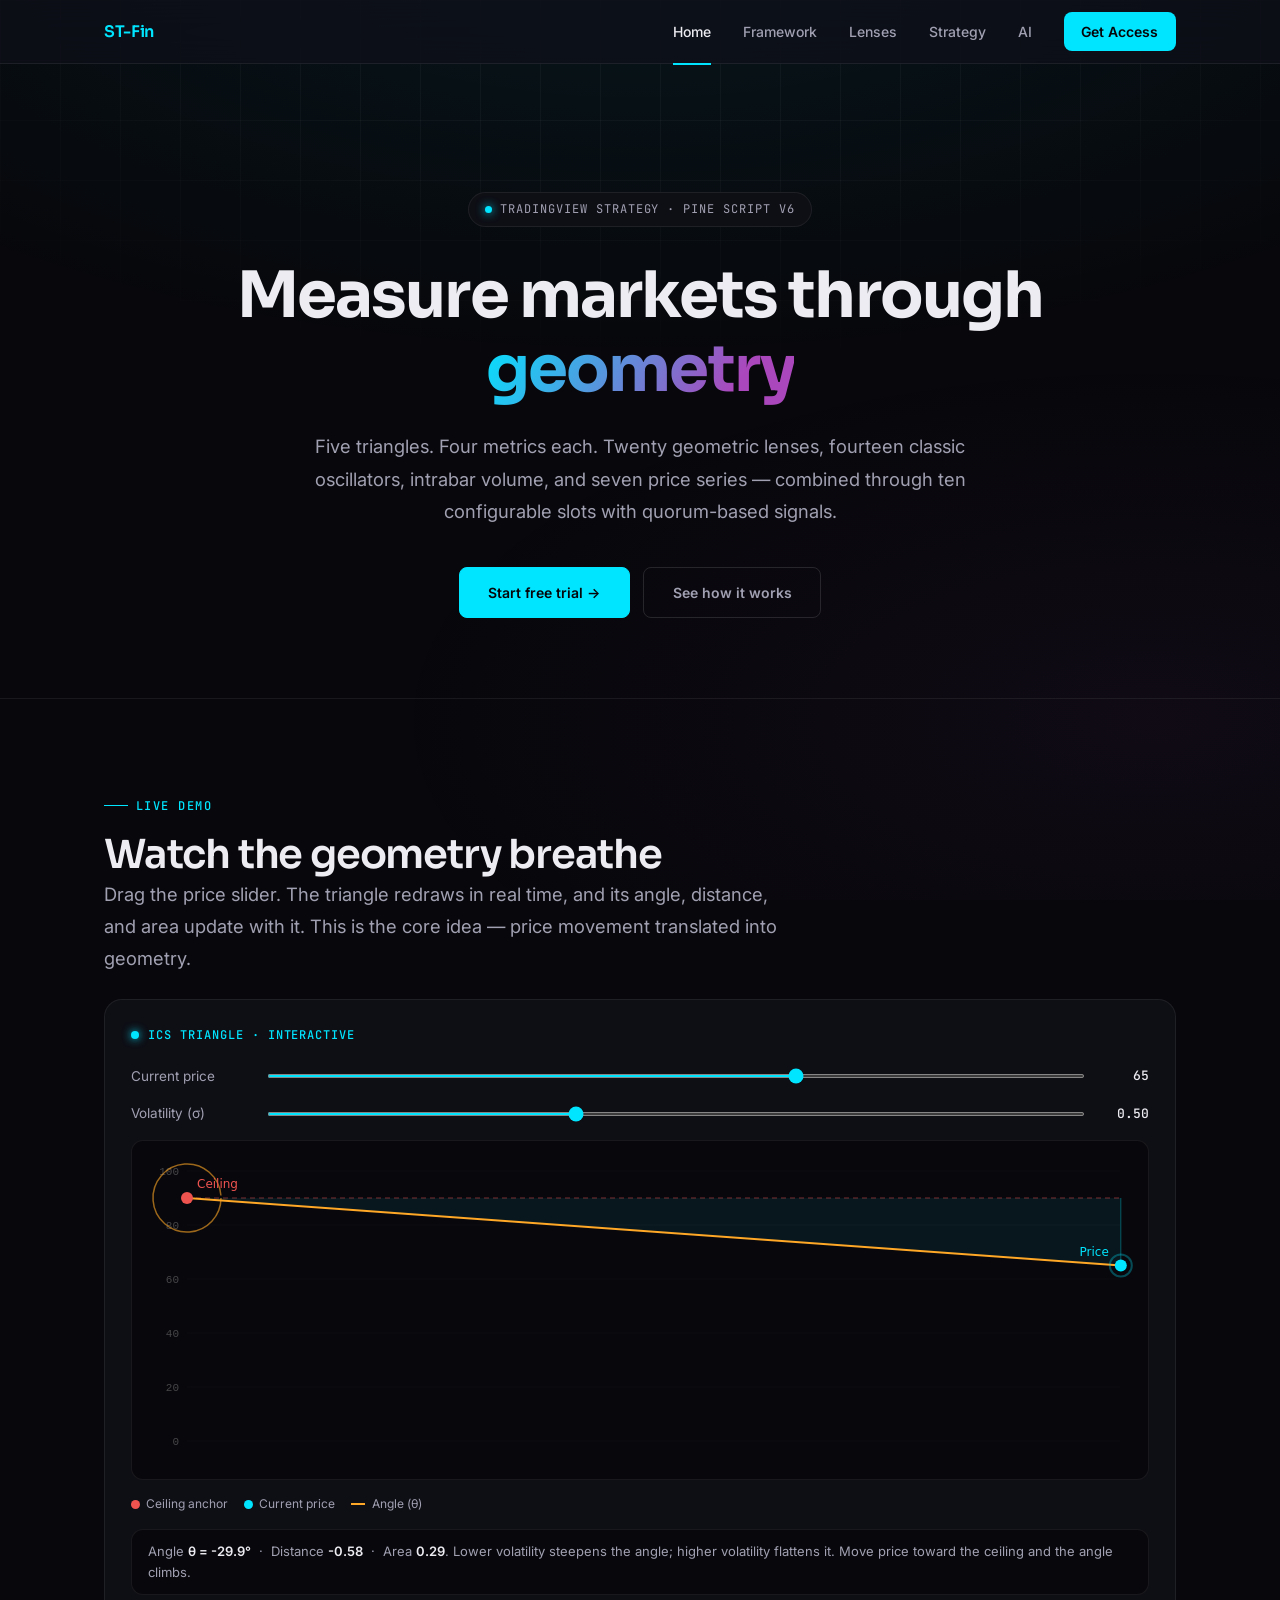
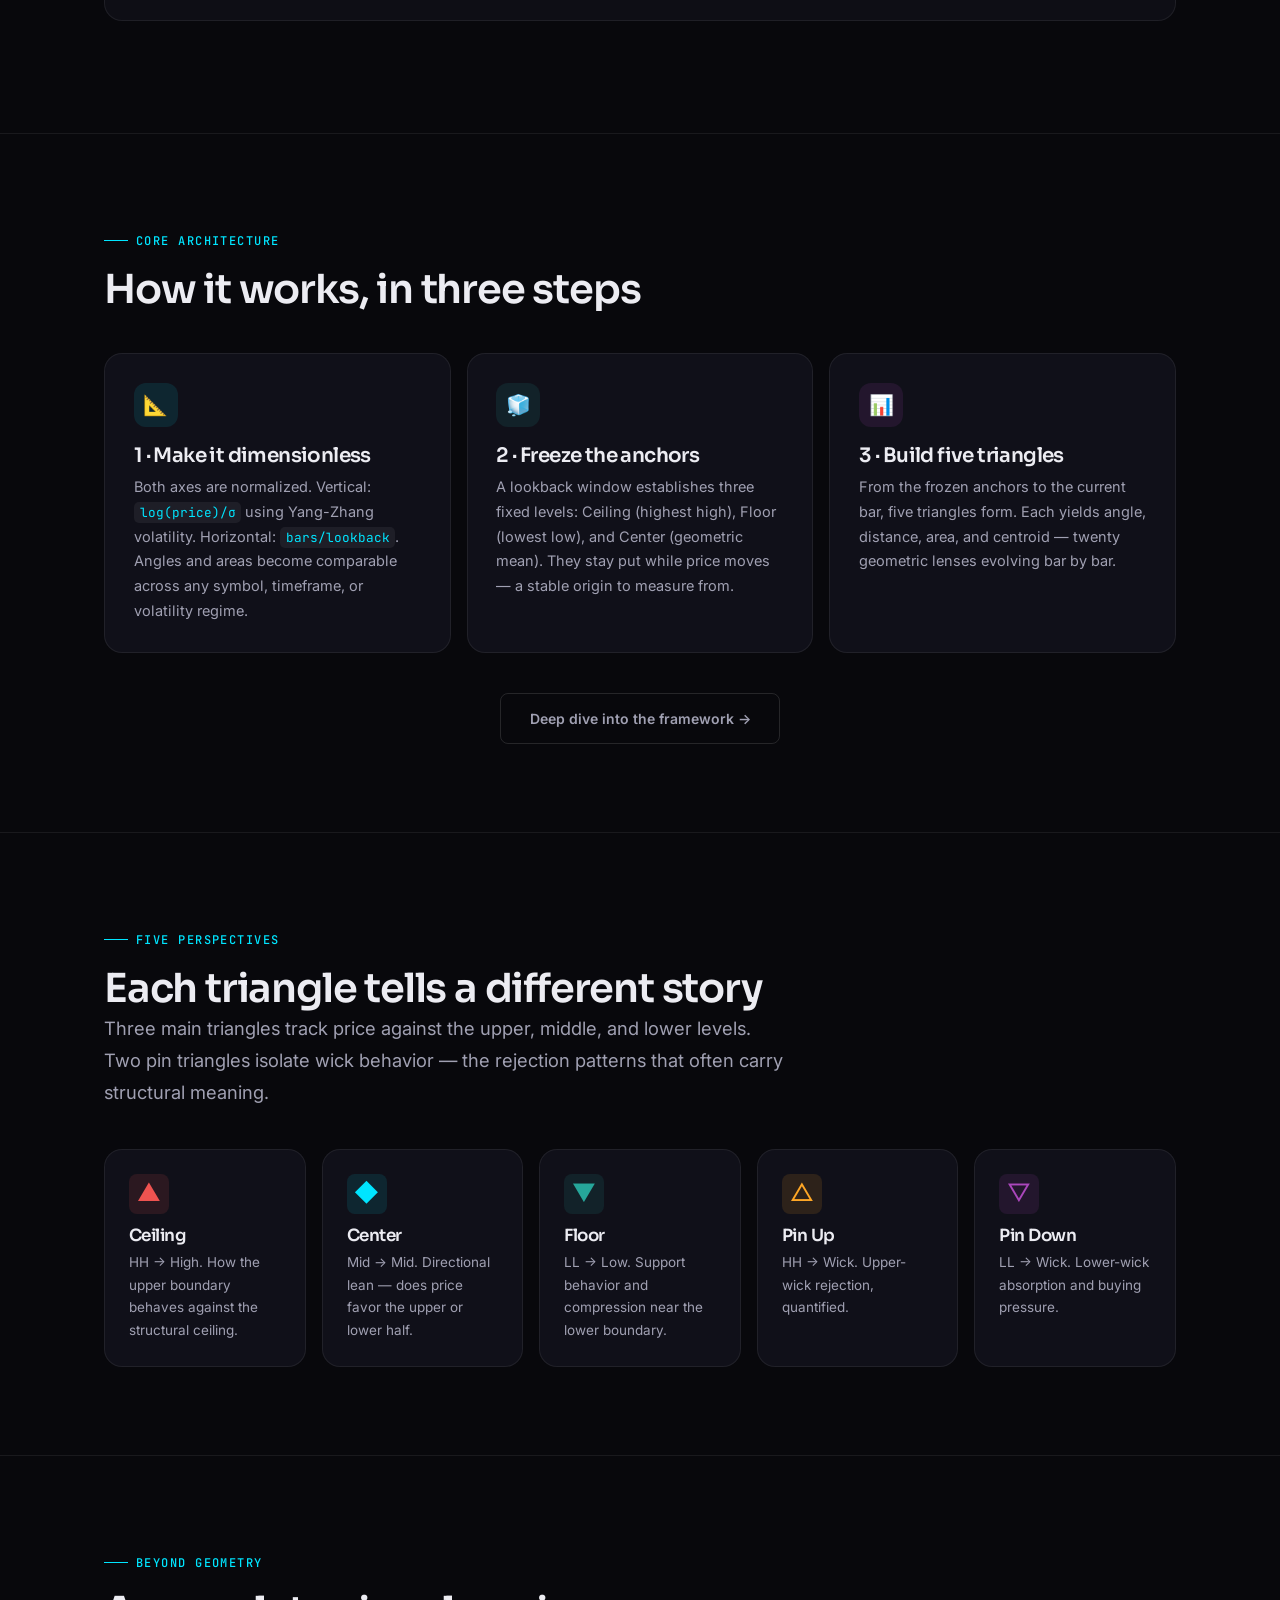
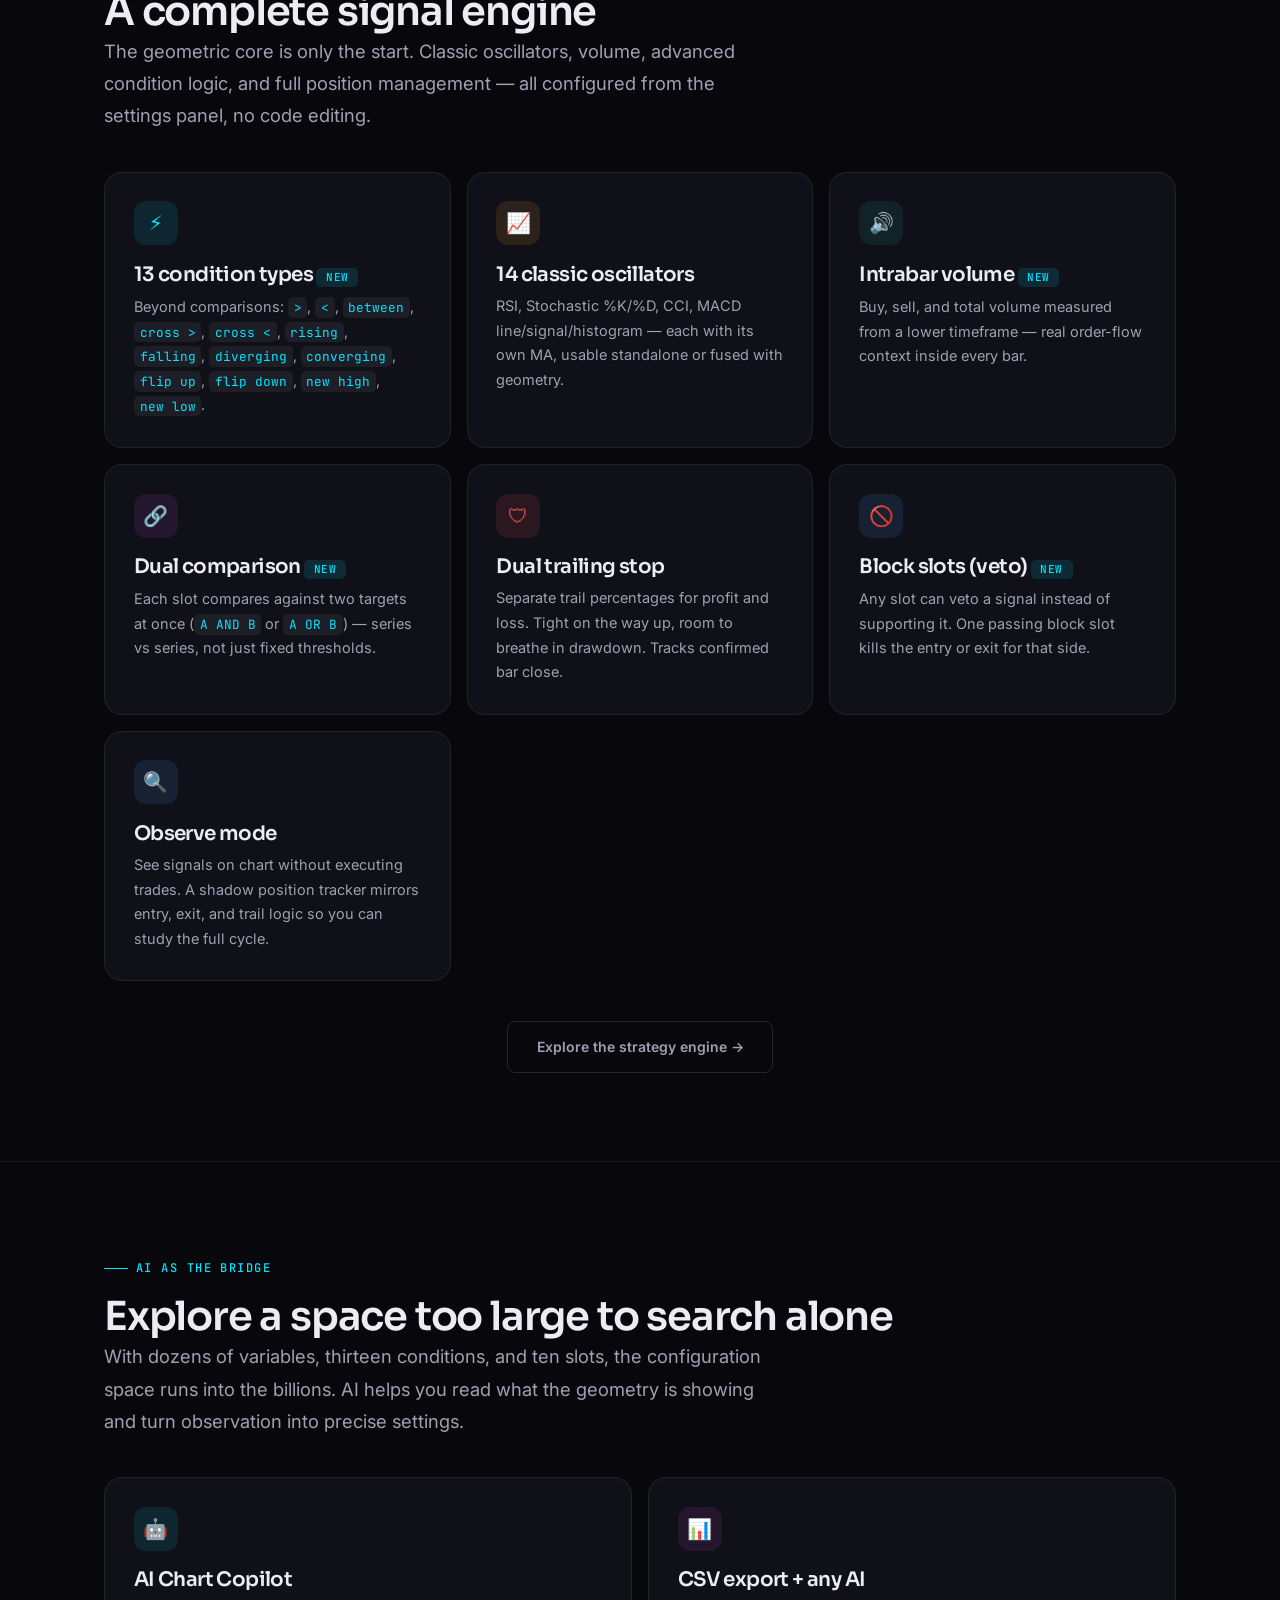
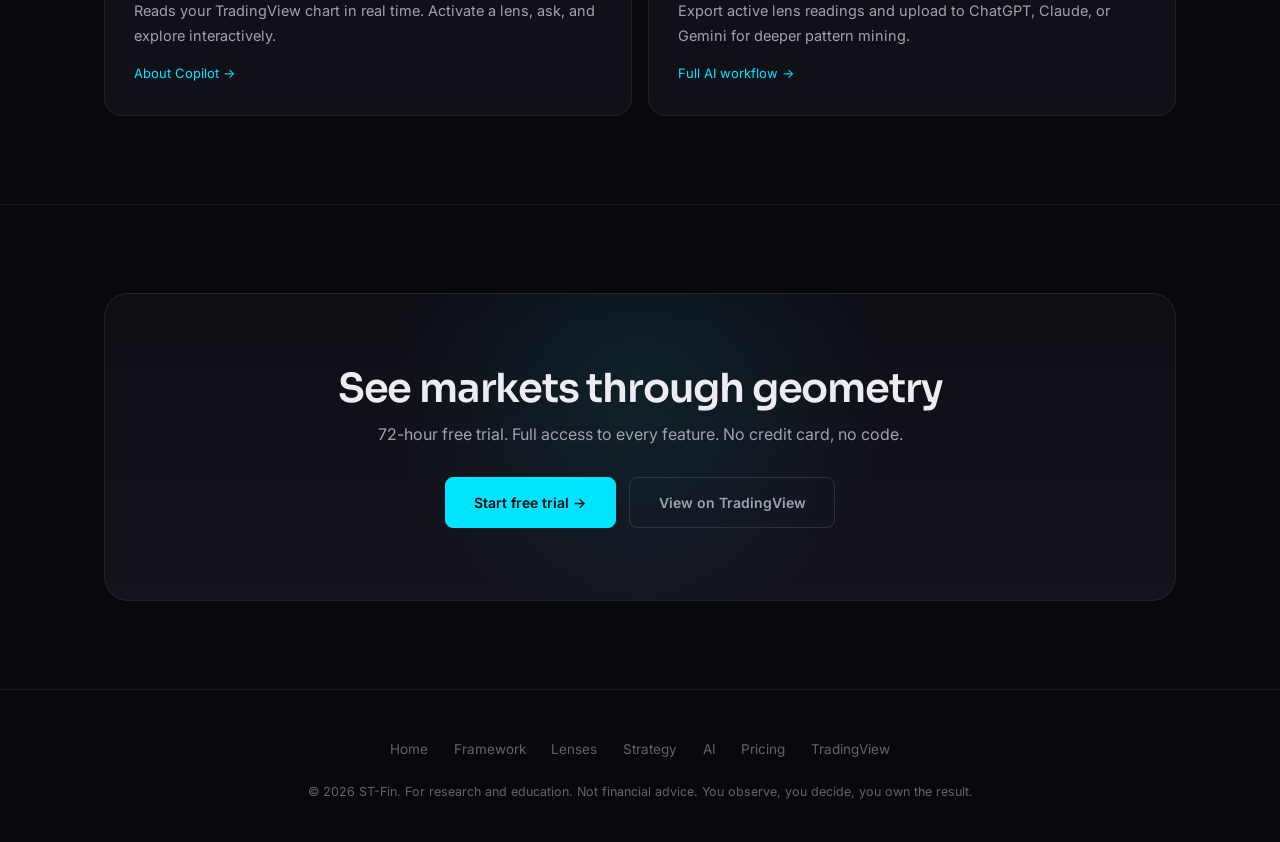
<file: index.html>
<!DOCTYPE html>
<html lang="en">
<head>
<meta charset="UTF-8">
<meta name="viewport" content="width=device-width, initial-scale=1.0">
<meta name="description" content="ST-Fin measures markets through geometry. Five triangles, 20 geometric lenses, classic oscillators, volume, 13 condition types, 10 configurable slots, quorum-based signals. A TradingView strategy built for AI-assisted exploration.">
<title>ST-Fin · AI-Assisting Geometric Strategy for TradingView</title>
<link rel="stylesheet" href="style.css">
</head>
<body>

<nav class="nav">
  <div class="nav-in">
    <a href="index.html" class="nav-logo"><b>ST-Fin</b></a>
    <button class="nav-tg" onclick="document.querySelector('.nav-links').classList.toggle('open')" aria-label="Menu">&#9776;</button>
    <div class="nav-links">
      <a href="index.html" class="on">Home</a>
      <a href="framework.html">Framework</a>
      <a href="lenses.html">Lenses</a>
      <a href="strategy.html">Strategy</a>
      <a href="ai.html">AI</a>
      <a href="pricing.html" class="nav-cta">Get Access</a>
    </div>
  </div>
</nav>
<div class="spacer"></div>

<!-- ═══ Hero ═══ -->
<section class="hero">
  <div class="wrap">
    <div class="pill"><span class="live"></span> TradingView Strategy · Pine Script v6</div>
    <h1>Measure markets through<br><span class="grad">geometry</span></h1>
    <p class="lead">Five triangles. Four metrics each. Twenty geometric lenses, fourteen classic oscillators, intrabar volume, and seven price series &mdash; combined through ten configurable slots with quorum-based signals.</p>
    <div class="btn-row">
      <a href="pricing.html" class="btn btn-pri">Start free trial &rarr;</a>
      <a href="framework.html" class="btn btn-gh">See how it works</a>
    </div>
  </div>
</section>

<!-- ═══ Live ICS Demo ═══ -->
<section class="sec sec-line">
  <div class="wrap">
    <span class="eyebrow">Live demo</span>
    <h2>Watch the geometry breathe</h2>
    <p class="lead" style="margin-bottom:.5rem">Drag the price slider. The triangle redraws in real time, and its angle, distance, and area update with it. This is the core idea &mdash; price movement translated into geometry.</p>

    <div class="demo">
      <div class="demo-head"><span class="dot"></span><b>ICS triangle · interactive</b></div>
      <div class="ctrl">
        <label>Current price</label>
        <input type="range" min="0" max="100" value="65" id="h-price">
        <span class="v" id="h-price-v">—</span>
      </div>
      <div class="ctrl">
        <label>Volatility (&sigma;)</label>
        <input type="range" min="20" max="100" value="50" id="h-vol">
        <span class="v" id="h-vol-v">—</span>
      </div>
      <div class="canvas-box" style="height:340px"><canvas id="h-canvas"></canvas></div>
      <div class="legend">
        <span><span class="d" style="background:var(--red)"></span> Ceiling anchor</span>
        <span><span class="d" style="background:var(--cyan)"></span> Current price</span>
        <span><span class="l" style="background:var(--amber)"></span> Angle (&theta;)</span>
      </div>
      <div class="readout" id="h-readout">—</div>
    </div>
  </div>
</section>

<!-- ═══ Three steps ═══ -->
<section class="sec sec-line">
  <div class="wrap">
    <span class="eyebrow">Core architecture</span>
    <h2>How it works, in three steps</h2>
    <div class="grid g3" style="margin-top:2.5rem">
      <div class="card">
        <div class="ico ico-cyan">&#x1F4D0;</div>
        <h3>1 · Make it dimensionless</h3>
        <p>Both axes are normalized. Vertical: <code>log(price)/&sigma;</code> using Yang-Zhang volatility. Horizontal: <code>bars/lookback</code>. Angles and areas become comparable across any symbol, timeframe, or volatility regime.</p>
      </div>
      <div class="card">
        <div class="ico ico-green">&#x1F9CA;</div>
        <h3>2 · Freeze the anchors</h3>
        <p>A lookback window establishes three fixed levels: Ceiling (highest high), Floor (lowest low), and Center (geometric mean). They stay put while price moves &mdash; a stable origin to measure from.</p>
      </div>
      <div class="card">
        <div class="ico ico-purple">&#x1F4CA;</div>
        <h3>3 · Build five triangles</h3>
        <p>From the frozen anchors to the current bar, five triangles form. Each yields angle, distance, area, and centroid &mdash; twenty geometric lenses evolving bar by bar.</p>
      </div>
    </div>
    <div style="text-align:center;margin-top:2.5rem"><a href="framework.html" class="btn btn-gh">Deep dive into the framework &rarr;</a></div>
  </div>
</section>

<!-- ═══ Five triangles ═══ -->
<section class="sec sec-line">
  <div class="wrap">
    <span class="eyebrow">Five perspectives</span>
    <h2>Each triangle tells a different story</h2>
    <p class="lead">Three main triangles track price against the upper, middle, and lower levels. Two pin triangles isolate wick behavior &mdash; the rejection patterns that often carry structural meaning.</p>
    <div class="grid g5" style="margin-top:2.5rem">
      <div class="tri"><div class="tri-sym r">&#x25B2;</div><h3>Ceiling</h3><p>HH &rarr; High. How the upper boundary behaves against the structural ceiling.</p></div>
      <div class="tri"><div class="tri-sym c">&#x25C6;</div><h3>Center</h3><p>Mid &rarr; Mid. Directional lean &mdash; does price favor the upper or lower half.</p></div>
      <div class="tri"><div class="tri-sym g">&#x25BC;</div><h3>Floor</h3><p>LL &rarr; Low. Support behavior and compression near the lower boundary.</p></div>
      <div class="tri"><div class="tri-sym a">&#x25B3;</div><h3>Pin Up</h3><p>HH &rarr; Wick. Upper-wick rejection, quantified.</p></div>
      <div class="tri"><div class="tri-sym p">&#x25BD;</div><h3>Pin Down</h3><p>LL &rarr; Wick. Lower-wick absorption and buying pressure.</p></div>
    </div>
  </div>
</section>

<!-- ═══ Complete engine ═══ -->
<section class="sec sec-line">
  <div class="wrap">
    <span class="eyebrow">Beyond geometry</span>
    <h2>A complete signal engine</h2>
    <p class="lead">The geometric core is only the start. Classic oscillators, volume, advanced condition logic, and full position management &mdash; all configured from the settings panel, no code editing.</p>
    <div class="grid g3" style="margin-top:2.5rem">
      <div class="card"><div class="ico ico-cyan">&#x26A1;</div><h3>13 condition types <span class="tag tag-new">new</span></h3><p>Beyond comparisons: <code>&gt;</code>, <code>&lt;</code>, <code>between</code>, <code>cross&nbsp;&gt;</code>, <code>cross&nbsp;&lt;</code>, <code>rising</code>, <code>falling</code>, <code>diverging</code>, <code>converging</code>, <code>flip&nbsp;up</code>, <code>flip&nbsp;down</code>, <code>new&nbsp;high</code>, <code>new&nbsp;low</code>.</p></div>
      <div class="card"><div class="ico ico-amber">&#x1F4C8;</div><h3>14 classic oscillators</h3><p>RSI, Stochastic %K/%D, CCI, MACD line/signal/histogram &mdash; each with its own MA, usable standalone or fused with geometry.</p></div>
      <div class="card"><div class="ico ico-green">&#x1F50A;</div><h3>Intrabar volume <span class="tag tag-new">new</span></h3><p>Buy, sell, and total volume measured from a lower timeframe &mdash; real order-flow context inside every bar.</p></div>
      <div class="card"><div class="ico ico-purple">&#x1F517;</div><h3>Dual comparison <span class="tag tag-new">new</span></h3><p>Each slot compares against two targets at once (<code>A&nbsp;AND&nbsp;B</code> or <code>A&nbsp;OR&nbsp;B</code>) &mdash; series vs series, not just fixed thresholds.</p></div>
      <div class="card"><div class="ico ico-red">&#x1F6E1;</div><h3>Dual trailing stop</h3><p>Separate trail percentages for profit and loss. Tight on the way up, room to breathe in drawdown. Tracks confirmed bar close.</p></div>
      <div class="card"><div class="ico ico-blue">&#x1F6AB;</div><h3>Block slots (veto) <span class="tag tag-new">new</span></h3><p>Any slot can veto a signal instead of supporting it. One passing block slot kills the entry or exit for that side.</p></div>
      <div class="card"><div class="ico ico-blue">&#x1F50D;</div><h3>Observe mode</h3><p>See signals on chart without executing trades. A shadow position tracker mirrors entry, exit, and trail logic so you can study the full cycle.</p></div>
    </div>
    <div style="text-align:center;margin-top:2.5rem"><a href="strategy.html" class="btn btn-gh">Explore the strategy engine &rarr;</a></div>
  </div>
</section>

<!-- ═══ AI ═══ -->
<section class="sec sec-line">
  <div class="wrap">
    <span class="eyebrow">AI as the bridge</span>
    <h2>Explore a space too large to search alone</h2>
    <p class="lead">With dozens of variables, thirteen conditions, and ten slots, the configuration space runs into the billions. AI helps you read what the geometry is showing and turn observation into precise settings.</p>
    <div class="grid g2" style="margin-top:2.5rem">
      <div class="card"><div class="ico ico-cyan">&#x1F916;</div><h3>AI Chart Copilot</h3><p>Reads your TradingView chart in real time. Activate a lens, ask, and explore interactively.</p><a href="https://www.tradingview.com/blog/en/tradingview-ai-chart-copilot-beta-57730/" style="font-size:13px;margin-top:.8rem;display:inline-block">About Copilot &rarr;</a></div>
      <div class="card"><div class="ico ico-purple">&#x1F4CA;</div><h3>CSV export + any AI</h3><p>Export active lens readings and upload to ChatGPT, Claude, or Gemini for deeper pattern mining.</p><a href="ai.html" style="font-size:13px;margin-top:.8rem;display:inline-block">Full AI workflow &rarr;</a></div>
    </div>
  </div>
</section>

<!-- ═══ CTA ═══ -->
<section class="sec sec-line">
  <div class="wrap">
    <div class="cta">
      <h2>See markets through geometry</h2>
      <p class="muted" style="position:relative">72-hour free trial. Full access to every feature. No credit card, no code.</p>
      <div class="btn-row" style="margin-top:1.8rem">
        <a href="pricing.html" class="btn btn-pri">Start free trial &rarr;</a>
        <a href="https://www.tradingview.com/script/7VaVDKeE-Smart-Trader-Final-Episode-AI-Assisting-Geometric-Strategy/" class="btn btn-gh">View on TradingView</a>
      </div>
    </div>
  </div>
</section>

<footer class="footer">
  <div class="wrap">
    <div class="foot-links">
      <a href="index.html">Home</a><a href="framework.html">Framework</a><a href="lenses.html">Lenses</a><a href="strategy.html">Strategy</a><a href="ai.html">AI</a><a href="pricing.html">Pricing</a>
      <a href="https://www.tradingview.com/script/7VaVDKeE-Smart-Trader-Final-Episode-AI-Assisting-Geometric-Strategy/">TradingView</a>
    </div>
    <p>&copy; 2026 ST-Fin. For research and education. Not financial advice. You observe, you decide, you own the result.</p>
  </div>
</footer>

<script>
// ─── Reveal on scroll ───
const io=new IntersectionObserver(es=>es.forEach(e=>{if(e.isIntersecting)e.target.classList.add('in')}),{threshold:.12});
document.querySelectorAll('.card,.tri,.demo').forEach(el=>{el.classList.add('reveal');io.observe(el)});

// ─── Live ICS triangle demo ───
(function(){
  const cv=document.getElementById('h-canvas'),ctx=cv.getContext('2d');
  const pS=document.getElementById('h-price'),vS=document.getElementById('h-vol');
  const pV=document.getElementById('h-price-v'),vV=document.getElementById('h-vol-v');
  const ro=document.getElementById('h-readout');

  function draw(){
    const dpr=window.devicePixelRatio||1;
    const r=cv.parentElement.getBoundingClientRect();
    cv.width=r.width*dpr;cv.height=r.height*dpr;
    cv.style.width=r.width+'px';cv.style.height=r.height+'px';
    ctx.setTransform(dpr,0,0,dpr,0,0);
    const W=r.width,H=r.height;
    ctx.clearRect(0,0,W,H);

    const pad={t:30,b:40,l:55,r:30};
    const cW=W-pad.l-pad.r,cH=H-pad.t-pad.b;

    // Price domain 0..100 mapped; anchor (ceiling) fixed near top
    const priceVal=+pS.value;       // 0..100
    const vol=+vS.value;            // 20..100
    pV.textContent=priceVal.toFixed(0);
    vV.textContent=(vol/100).toFixed(2);

    // anchor at price=90 (ceiling), current price = slider
    const anchorPrice=90;
    const xA=pad.l, xB=pad.l+cW;
    const yOf=v=>pad.t+(1-v/100)*cH;
    const yA=yOf(anchorPrice), yB=yOf(priceVal);

    // grid
    ctx.strokeStyle='rgba(255,255,255,0.05)';ctx.lineWidth=.5;
    ctx.font='11px monospace';ctx.fillStyle='rgba(255,255,255,0.25)';ctx.textAlign='right';
    for(let v=0;v<=100;v+=20){ctx.beginPath();ctx.moveTo(pad.l,yOf(v));ctx.lineTo(W-pad.r,yOf(v));ctx.stroke();ctx.fillText(v.toFixed(0),pad.l-8,yOf(v)+4)}

    // anchor horizontal line
    ctx.strokeStyle='rgba(239,83,80,0.5)';ctx.setLineDash([5,4]);ctx.lineWidth=1;
    ctx.beginPath();ctx.moveTo(xA,yA);ctx.lineTo(xB,yA);ctx.stroke();ctx.setLineDash([]);

    // triangle fill
    ctx.fillStyle='rgba(0,229,255,0.07)';
    ctx.beginPath();ctx.moveTo(xA,yA);ctx.lineTo(xB,yA);ctx.lineTo(xB,yB);ctx.closePath();ctx.fill();

    // triangle edges
    ctx.strokeStyle='rgba(0,229,255,0.35)';ctx.lineWidth=1;
    ctx.beginPath();ctx.moveTo(xB,yA);ctx.lineTo(xB,yB);ctx.stroke();           // vertical leg
    ctx.strokeStyle='var(--cyan)';
    // hypotenuse (angle line) in amber
    ctx.strokeStyle='#ffa726';ctx.lineWidth=2;
    ctx.beginPath();ctx.moveTo(xA,yA);ctx.lineTo(xB,yB);ctx.stroke();

    // angle arc at anchor
    const dx=xB-xA, dy=yB-yA;
    const ang=Math.atan2(-(dy),dx);  // screen y inverted
    ctx.strokeStyle='rgba(255,167,38,0.6)';ctx.lineWidth=1.5;
    ctx.beginPath();ctx.arc(xA,yA,34,ang<0?ang:0,ang<0?0:ang,ang<0);ctx.stroke();

    // anchor point
    ctx.fillStyle='#ef5350';ctx.beginPath();ctx.arc(xA,yA,6,0,7);ctx.fill();
    ctx.fillStyle='#ef5350';ctx.textAlign='left';ctx.font='500 12px system-ui';
    ctx.fillText('Ceiling',xA+10,yA-10);

    // current price point
    ctx.fillStyle='#00e5ff';ctx.beginPath();ctx.arc(xB,yB,6,0,7);ctx.fill();
    ctx.strokeStyle='rgba(0,229,255,0.3)';ctx.lineWidth=2;ctx.beginPath();ctx.arc(xB,yB,11,0,7);ctx.stroke();
    ctx.fillStyle='#00e5ff';ctx.textAlign='right';
    ctx.fillText('Price',xB-12,yB-10);

    // ICS computed values
    const sig=Math.max(vol/100,0.01);
    const logA=Math.log(anchorPrice+10)/sig;
    const logB=Math.log(priceVal+10)/sig;
    const dyICS=logB-logA;
    const dxICS=1.0;
    const theta=Math.atan(dyICS/dxICS)*180/Math.PI;
    const area=0.5*Math.abs(dyICS)*Math.abs(dxICS);

    ro.innerHTML='Angle <b>&theta; = '+theta.toFixed(1)+'&deg;</b> &nbsp;·&nbsp; Distance <b>'+dyICS.toFixed(2)+'</b> &nbsp;·&nbsp; Area <b>'+area.toFixed(2)+'</b>. '+
      (priceVal>=anchorPrice?'Price has broken the ceiling &mdash; the framework would reset.':'Lower volatility steepens the angle; higher volatility flattens it. Move price toward the ceiling and the angle climbs.');
  }
  pS.addEventListener('input',draw);
  vS.addEventListener('input',draw);
  window.addEventListener('resize',draw);
  draw();
})();
</script>
</body>
</html>
</file>
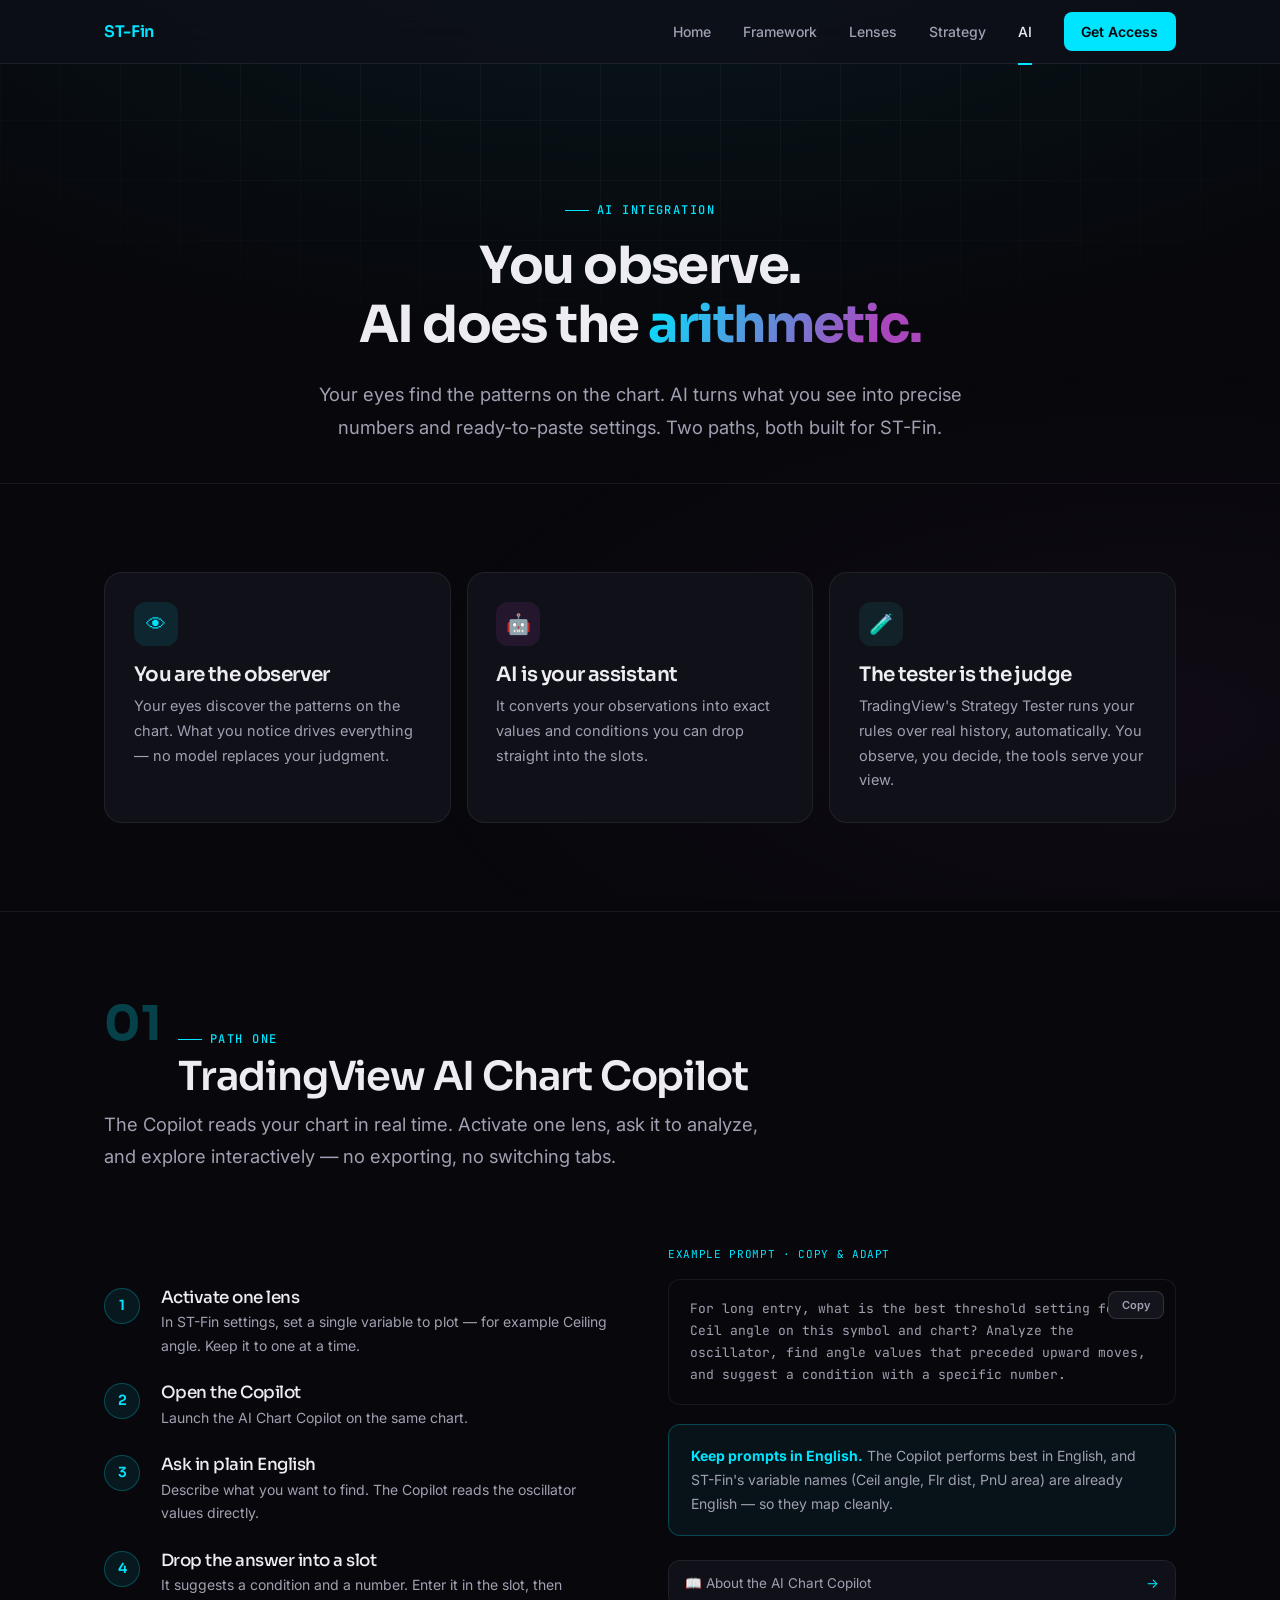
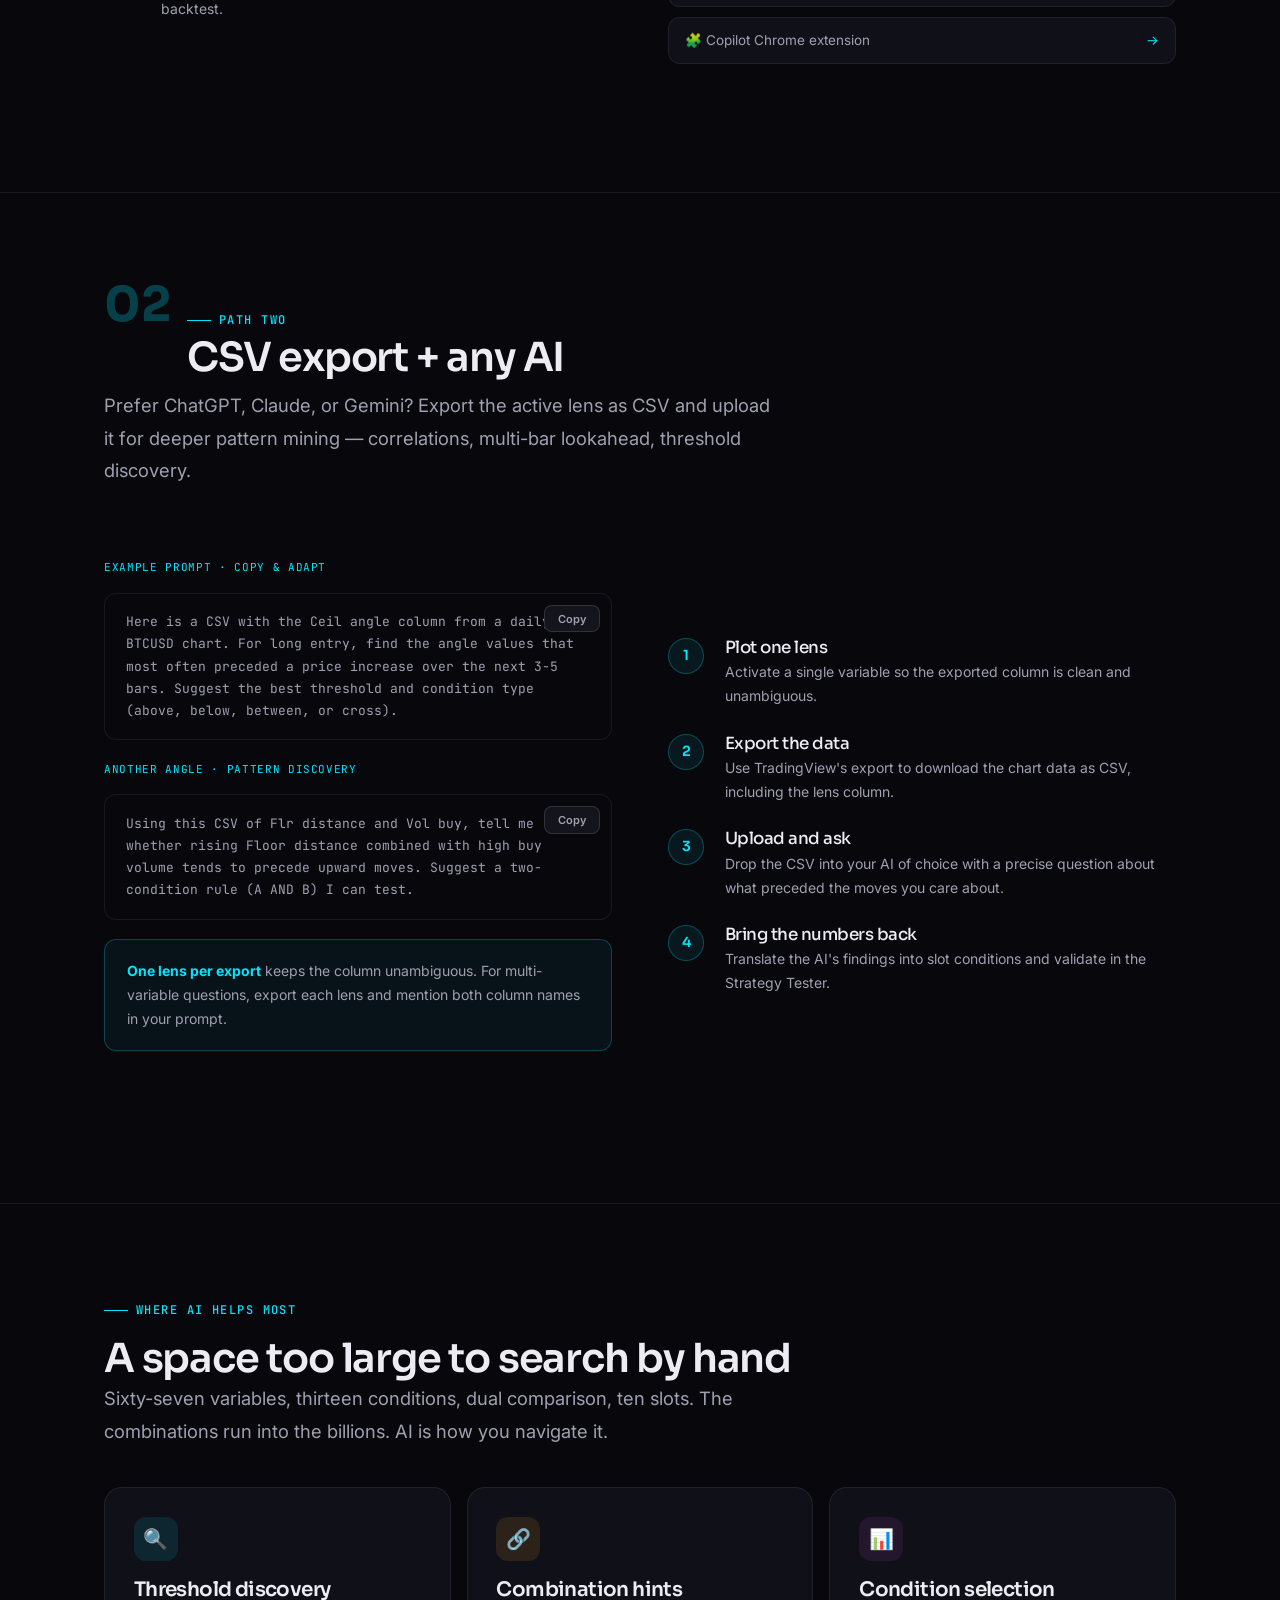
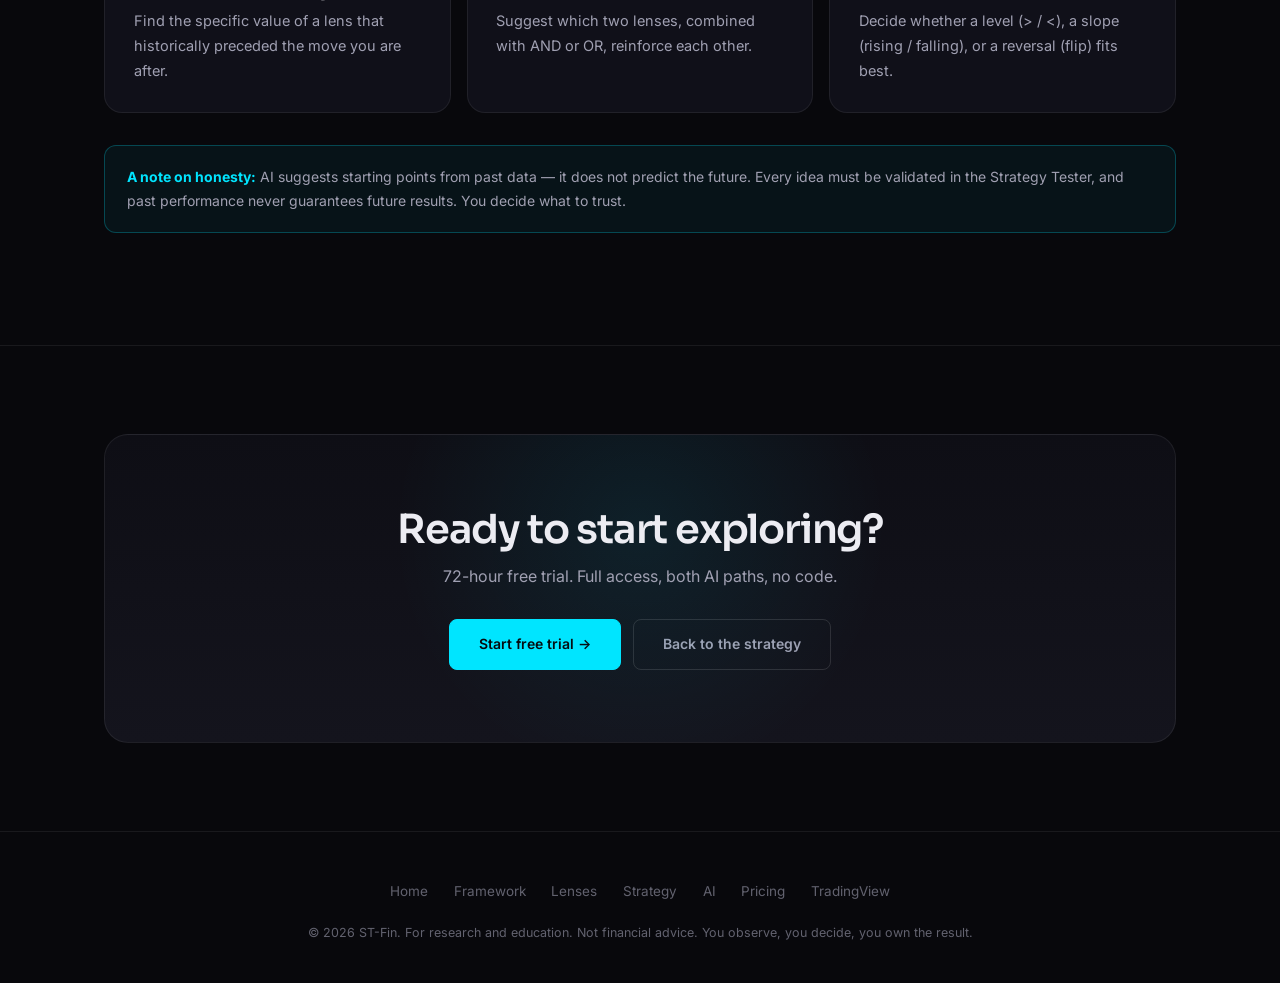
<file: ai.html>
<!DOCTYPE html>
<html lang="en">
<head>
<meta charset="UTF-8">
<meta name="viewport" content="width=device-width, initial-scale=1.0">
<meta name="description" content="Use AI to explore ST-Fin: TradingView's AI Chart Copilot reads your chart directly, or export CSV to ChatGPT, Claude, or Gemini for deeper analysis.">
<title>AI Integration · ST-Fin</title>
<link rel="stylesheet" href="style.css">
<style>
.prompt-box{background:var(--bg);border:1px solid var(--bd);border-radius:var(--r-m);padding:1.1rem 1.3rem;margin:1rem 0;position:relative;font-family:var(--f-mono);font-size:13px;line-height:1.7;color:var(--tx-2)}
.prompt-box .copy{position:absolute;top:.7rem;right:.7rem;font-family:var(--f-body);font-size:11px;font-weight:600;padding:.35rem .8rem;border-radius:var(--r-s);border:1px solid var(--bd-2);background:var(--bg-2);color:var(--tx-2);cursor:pointer;transition:all .2s}
.prompt-box .copy:hover{border-color:var(--bd-cyan);color:var(--tx)}
.prompt-box .copy.done{background:rgba(38,166,154,.15);border-color:rgba(38,166,154,.5);color:var(--green)}
.prompt-label{font-family:var(--f-mono);font-size:11px;letter-spacing:.06em;text-transform:uppercase;color:var(--cyan);margin-bottom:.3rem;display:block}
.path-num{font-family:var(--f-display);font-size:3rem;font-weight:700;line-height:1;color:var(--cyan);opacity:.25}
.link-row{display:flex;flex-direction:column;gap:.6rem;margin-top:1rem}
.link-row a{display:flex;align-items:center;gap:.6rem;padding:.7rem 1rem;background:var(--bg-card);border:1px solid var(--bd);border-radius:var(--r-m);font-size:13.5px;color:var(--tx-2);transition:all .2s}
.link-row a:hover{border-color:var(--bd-cyan);color:var(--tx);opacity:1}
.link-row a .ar{margin-left:auto;color:var(--cyan)}
</style>
</head>
<body>

<nav class="nav">
  <div class="nav-in">
    <a href="index.html" class="nav-logo"><b>ST-Fin</b></a>
    <button class="nav-tg" onclick="document.querySelector('.nav-links').classList.toggle('open')" aria-label="Menu">&#9776;</button>
    <div class="nav-links">
      <a href="index.html">Home</a>
      <a href="framework.html">Framework</a>
      <a href="lenses.html">Lenses</a>
      <a href="strategy.html">Strategy</a>
      <a href="ai.html" class="on">AI</a>
      <a href="pricing.html" class="nav-cta">Get Access</a>
    </div>
  </div>
</nav>
<div class="spacer"></div>

<section class="hero" style="padding-bottom:2.5rem">
  <div class="wrap">
    <span class="eyebrow">AI integration</span>
    <h1 style="font-size:clamp(2rem,5vw,3.2rem)">You observe.<br>AI does the <span class="grad">arithmetic.</span></h1>
    <p class="lead" style="margin:1.2rem auto 0">Your eyes find the patterns on the chart. AI turns what you see into precise numbers and ready-to-paste settings. Two paths, both built for ST-Fin.</p>
  </div>
</section>

<!-- ═══ Philosophy ═══ -->
<section class="sec sec-line">
  <div class="wrap">
    <div class="grid g3">
      <div class="card"><div class="ico ico-cyan">&#x1F441;</div><h3>You are the observer</h3><p>Your eyes discover the patterns on the chart. What you notice drives everything &mdash; no model replaces your judgment.</p></div>
      <div class="card"><div class="ico ico-purple">&#x1F916;</div><h3>AI is your assistant</h3><p>It converts your observations into exact values and conditions you can drop straight into the slots.</p></div>
      <div class="card"><div class="ico ico-green">&#x1F9EA;</div><h3>The tester is the judge</h3><p>TradingView's Strategy Tester runs your rules over real history, automatically. You observe, you decide, the tools serve your view.</p></div>
    </div>
  </div>
</section>

<!-- ═══ Path 1: Copilot ═══ -->
<section class="sec sec-line">
  <div class="wrap">
    <div style="display:flex;align-items:baseline;gap:1rem;margin-bottom:.5rem">
      <span class="path-num">01</span>
      <div><span class="eyebrow" style="margin-bottom:.3rem">Path one</span><h2>TradingView AI Chart Copilot</h2></div>
    </div>
    <p class="lead">The Copilot reads your chart in real time. Activate one lens, ask it to analyze, and explore interactively &mdash; no exporting, no switching tabs.</p>

    <div class="split" style="margin-top:2rem">
      <div>
        <div class="steps">
          <div class="step"><div class="step-content"><h4>Activate one lens</h4><p>In ST-Fin settings, set a single variable to plot &mdash; for example Ceiling angle. Keep it to one at a time.</p></div></div>
          <div class="step"><div class="step-content"><h4>Open the Copilot</h4><p>Launch the AI Chart Copilot on the same chart.</p></div></div>
          <div class="step"><div class="step-content"><h4>Ask in plain English</h4><p>Describe what you want to find. The Copilot reads the oscillator values directly.</p></div></div>
          <div class="step"><div class="step-content"><h4>Drop the answer into a slot</h4><p>It suggests a condition and a number. Enter it in the slot, then backtest.</p></div></div>
        </div>
      </div>
      <div>
        <span class="prompt-label">Example prompt · copy &amp; adapt</span>
        <div class="prompt-box">
          <button class="copy" onclick="cp(this)">Copy</button>
          <span class="ptext">For long entry, what is the best threshold setting for Ceil angle on this symbol and chart? Analyze the oscillator, find angle values that preceded upward moves, and suggest a condition with a specific number.</span>
        </div>
        <div class="note" style="margin-top:1.2rem"><b>Keep prompts in English.</b> The Copilot performs best in English, and ST-Fin's variable names (Ceil angle, Flr dist, PnU area) are already English &mdash; so they map cleanly.</div>
        <div class="link-row">
          <a href="https://www.tradingview.com/blog/en/tradingview-ai-chart-copilot-beta-57730/">&#x1F4D6; About the AI Chart Copilot <span class="ar">&rarr;</span></a>
          <a href="https://chromewebstore.google.com/detail/tradingview-remix-ai-char/fchmejnoncmdhlebgdgifdnehoibalnd">&#x1F9E9; Copilot Chrome extension <span class="ar">&rarr;</span></a>
        </div>
      </div>
    </div>
  </div>
</section>

<!-- ═══ Path 2: CSV ═══ -->
<section class="sec sec-line">
  <div class="wrap">
    <div style="display:flex;align-items:baseline;gap:1rem;margin-bottom:.5rem">
      <span class="path-num">02</span>
      <div><span class="eyebrow" style="margin-bottom:.3rem">Path two</span><h2>CSV export + any AI</h2></div>
    </div>
    <p class="lead">Prefer ChatGPT, Claude, or Gemini? Export the active lens as CSV and upload it for deeper pattern mining &mdash; correlations, multi-bar lookahead, threshold discovery.</p>

    <div class="split split-rev" style="margin-top:2rem">
      <div>
        <div class="steps">
          <div class="step"><div class="step-content"><h4>Plot one lens</h4><p>Activate a single variable so the exported column is clean and unambiguous.</p></div></div>
          <div class="step"><div class="step-content"><h4>Export the data</h4><p>Use TradingView's export to download the chart data as CSV, including the lens column.</p></div></div>
          <div class="step"><div class="step-content"><h4>Upload and ask</h4><p>Drop the CSV into your AI of choice with a precise question about what preceded the moves you care about.</p></div></div>
          <div class="step"><div class="step-content"><h4>Bring the numbers back</h4><p>Translate the AI's findings into slot conditions and validate in the Strategy Tester.</p></div></div>
        </div>
      </div>
      <div>
        <span class="prompt-label">Example prompt · copy &amp; adapt</span>
        <div class="prompt-box">
          <button class="copy" onclick="cp(this)">Copy</button>
          <span class="ptext">Here is a CSV with the Ceil angle column from a daily BTCUSD chart. For long entry, find the angle values that most often preceded a price increase over the next 3-5 bars. Suggest the best threshold and condition type (above, below, between, or cross).</span>
        </div>
        <span class="prompt-label" style="margin-top:1.2rem">Another angle · pattern discovery</span>
        <div class="prompt-box">
          <button class="copy" onclick="cp(this)">Copy</button>
          <span class="ptext">Using this CSV of Flr distance and Vol buy, tell me whether rising Floor distance combined with high buy volume tends to precede upward moves. Suggest a two-condition rule (A AND B) I can test.</span>
        </div>
        <div class="note" style="margin-top:1.2rem"><b>One lens per export</b> keeps the column unambiguous. For multi-variable questions, export each lens and mention both column names in your prompt.</div>
      </div>
    </div>
  </div>
</section>

<!-- ═══ What AI is good at ═══ -->
<section class="sec sec-line">
  <div class="wrap">
    <span class="eyebrow">Where AI helps most</span>
    <h2>A space too large to search by hand</h2>
    <p class="lead">Sixty-seven variables, thirteen conditions, dual comparison, ten slots. The combinations run into the billions. AI is how you navigate it.</p>
    <div class="grid g3" style="margin-top:2.5rem">
      <div class="card"><div class="ico ico-cyan">&#x1F50D;</div><h3>Threshold discovery</h3><p>Find the specific value of a lens that historically preceded the move you are after.</p></div>
      <div class="card"><div class="ico ico-amber">&#x1F517;</div><h3>Combination hints</h3><p>Suggest which two lenses, combined with AND or OR, reinforce each other.</p></div>
      <div class="card"><div class="ico ico-purple">&#x1F4CA;</div><h3>Condition selection</h3><p>Decide whether a level (&gt; / &lt;), a slope (rising / falling), or a reversal (flip) fits best.</p></div>
    </div>
    <div class="note" style="margin-top:2rem"><b>A note on honesty:</b> AI suggests starting points from past data &mdash; it does not predict the future. Every idea must be validated in the Strategy Tester, and past performance never guarantees future results. You decide what to trust.</div>
  </div>
</section>

<!-- ═══ CTA ═══ -->
<section class="sec sec-line">
  <div class="wrap">
    <div class="cta">
      <h2>Ready to start exploring?</h2>
      <p class="muted" style="position:relative">72-hour free trial. Full access, both AI paths, no code.</p>
      <div class="btn-row" style="margin-top:1.8rem">
        <a href="pricing.html" class="btn btn-pri">Start free trial &rarr;</a>
        <a href="strategy.html" class="btn btn-gh">Back to the strategy</a>
      </div>
    </div>
  </div>
</section>

<footer class="footer">
  <div class="wrap">
    <div class="foot-links">
      <a href="index.html">Home</a><a href="framework.html">Framework</a><a href="lenses.html">Lenses</a><a href="strategy.html">Strategy</a><a href="ai.html">AI</a><a href="pricing.html">Pricing</a>
      <a href="https://www.tradingview.com/script/7VaVDKeE-Smart-Trader-Final-Episode-AI-Assisting-Geometric-Strategy/">TradingView</a>
    </div>
    <p>&copy; 2026 ST-Fin. For research and education. Not financial advice. You observe, you decide, you own the result.</p>
  </div>
</footer>

<script>
const io=new IntersectionObserver(es=>es.forEach(e=>{if(e.isIntersecting)e.target.classList.add('in')}),{threshold:.1});
document.querySelectorAll('.card,.step').forEach(el=>{el.classList.add('reveal');io.observe(el)});

function cp(btn){
  const txt=btn.parentElement.querySelector('.ptext').textContent.trim();
  const done=()=>{btn.textContent='Copied';btn.classList.add('done')};
  if(navigator.clipboard&&navigator.clipboard.writeText){
    navigator.clipboard.writeText(txt).then(done).catch(()=>fallback(txt,done));
  }else{fallback(txt,done)}
}
function fallback(txt,done){
  const ta=document.createElement('textarea');ta.value=txt;ta.style.position='fixed';ta.style.opacity='0';
  document.body.appendChild(ta);ta.select();
  try{document.execCommand('copy');done()}catch(e){}
  document.body.removeChild(ta);
}
</script>
</body>
</html>
</file>
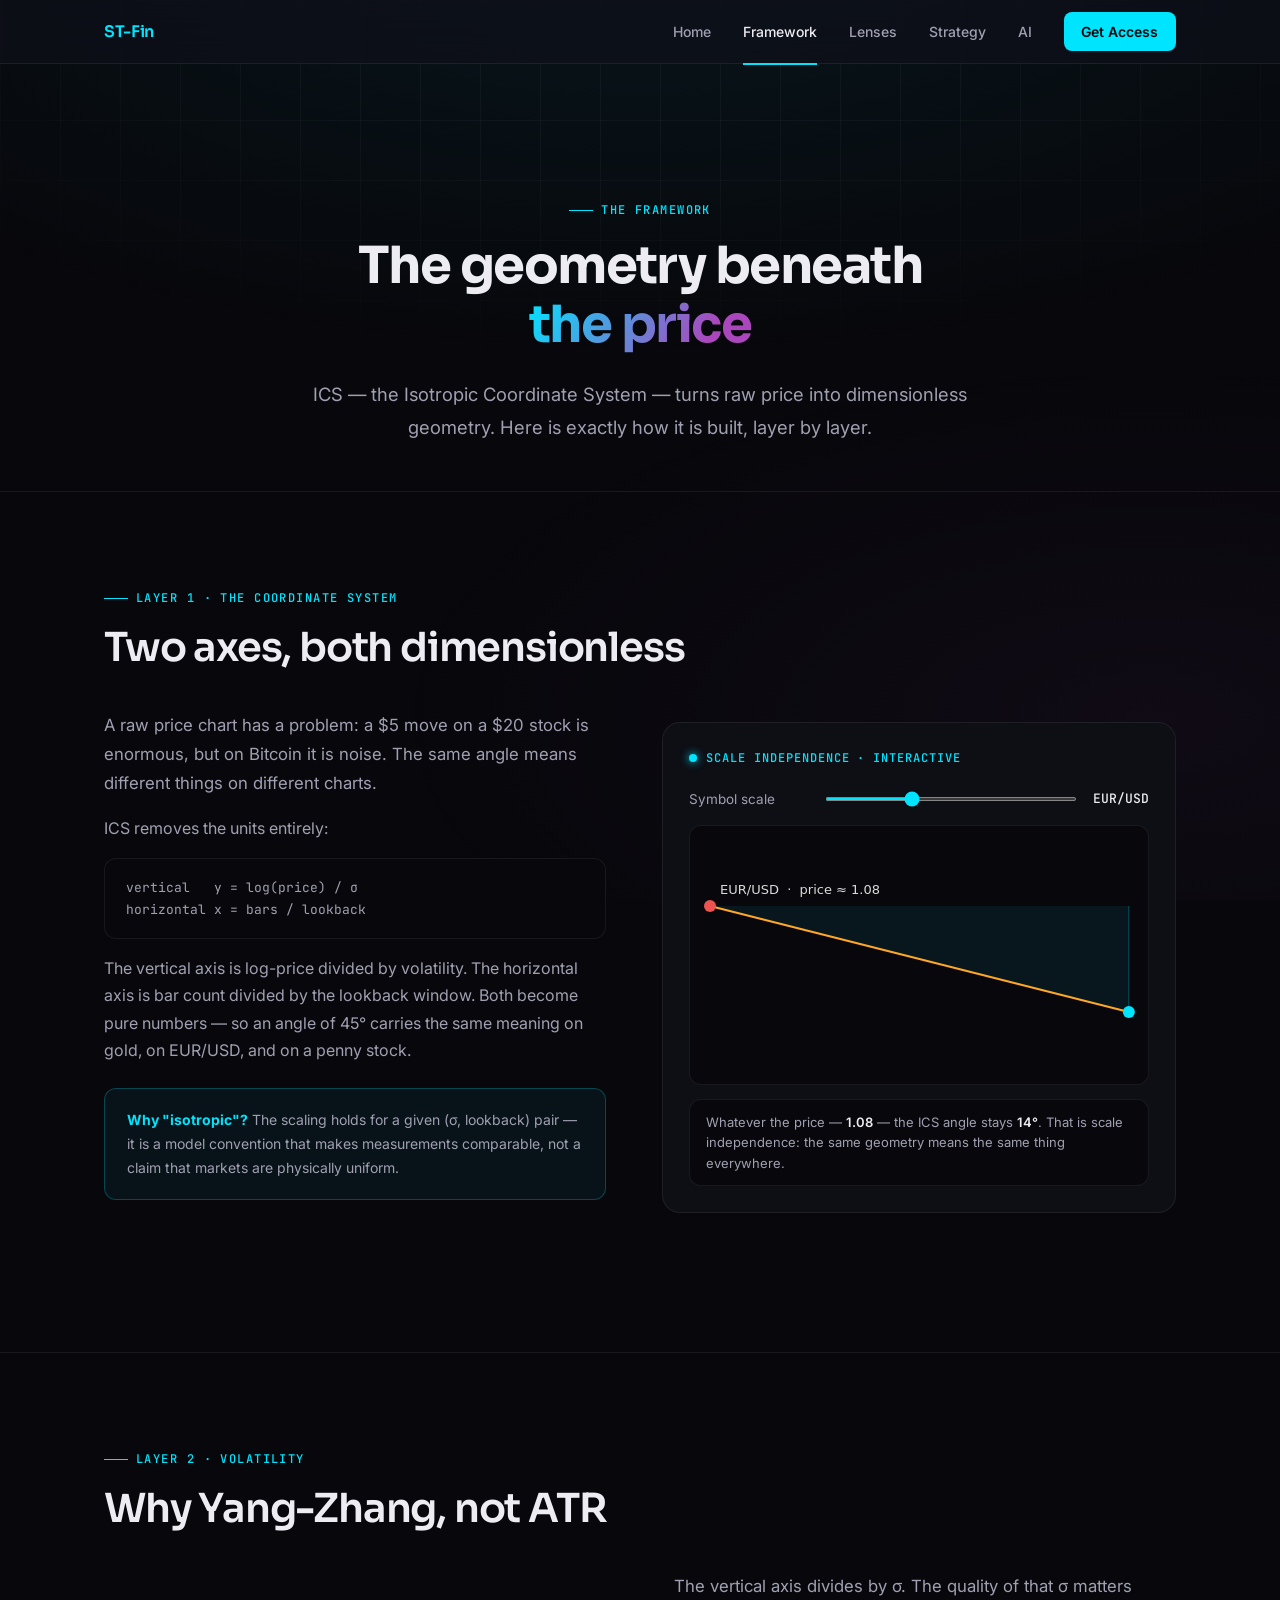
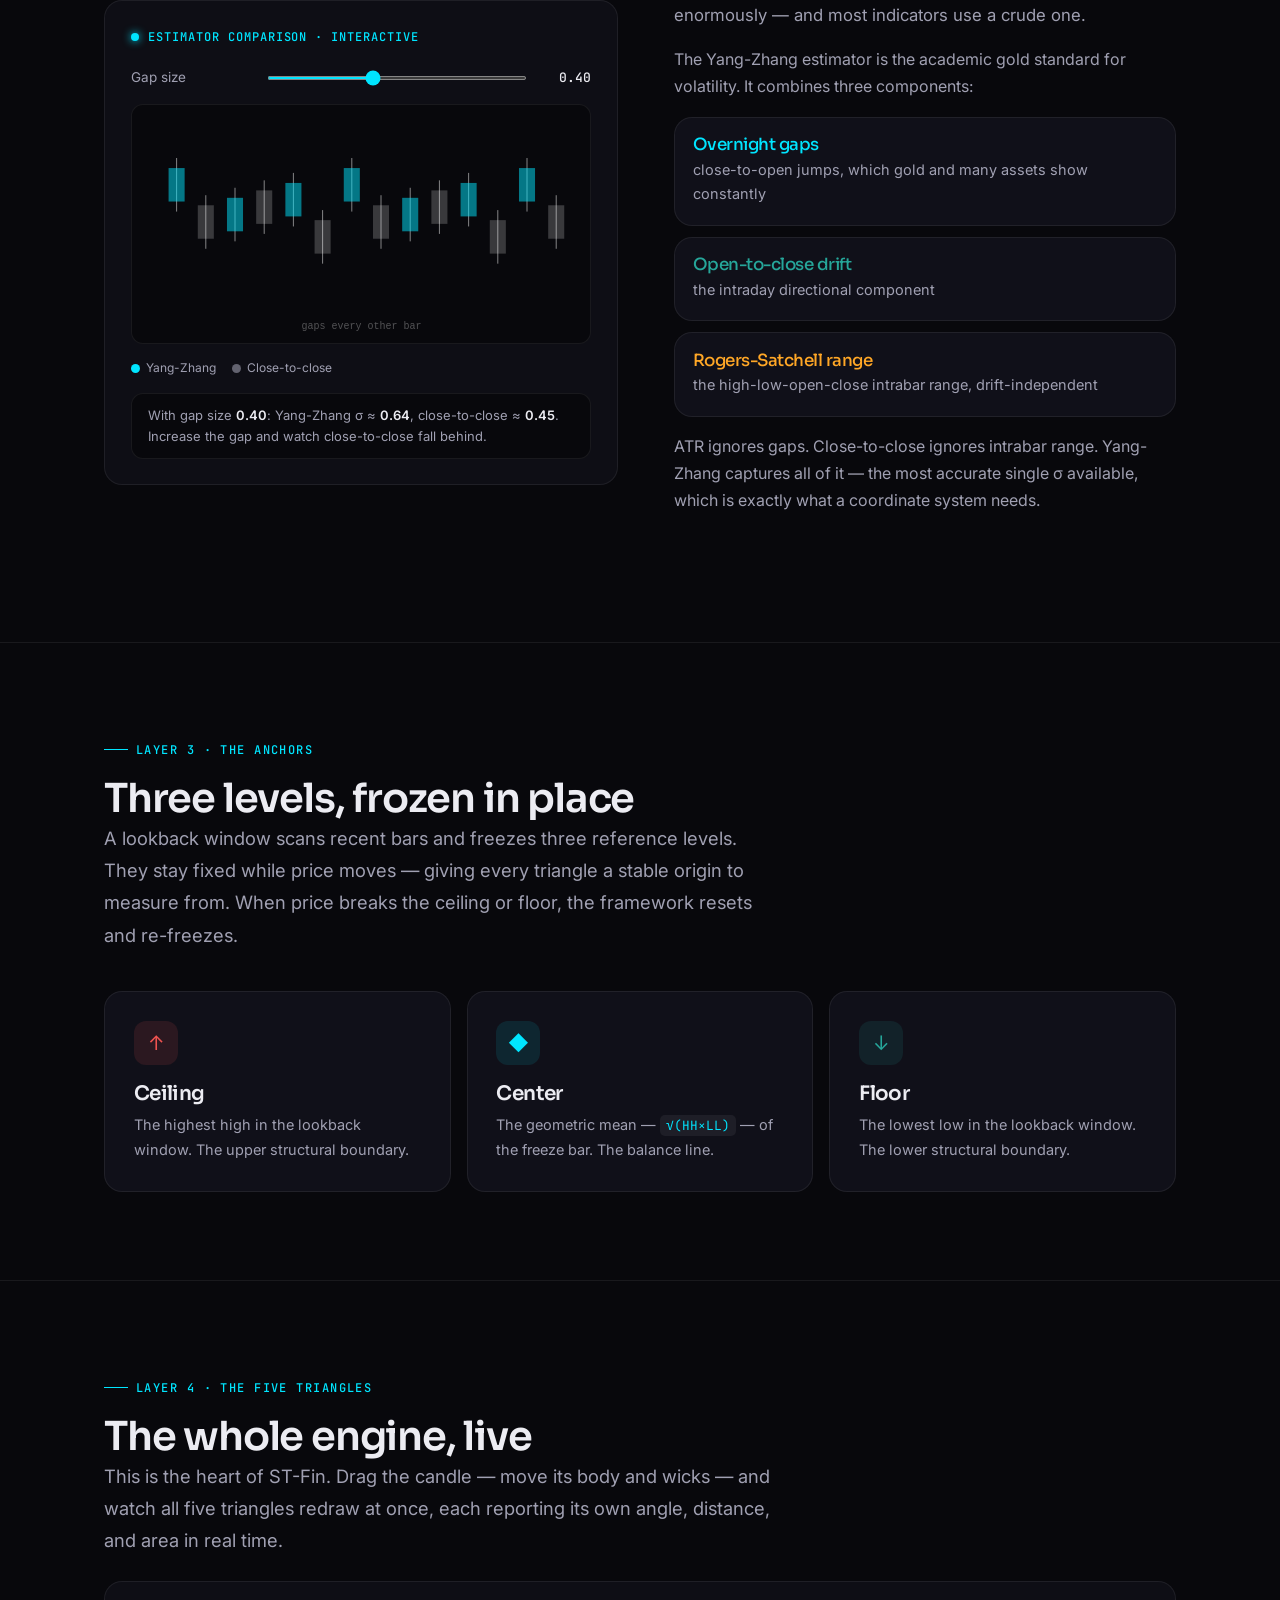
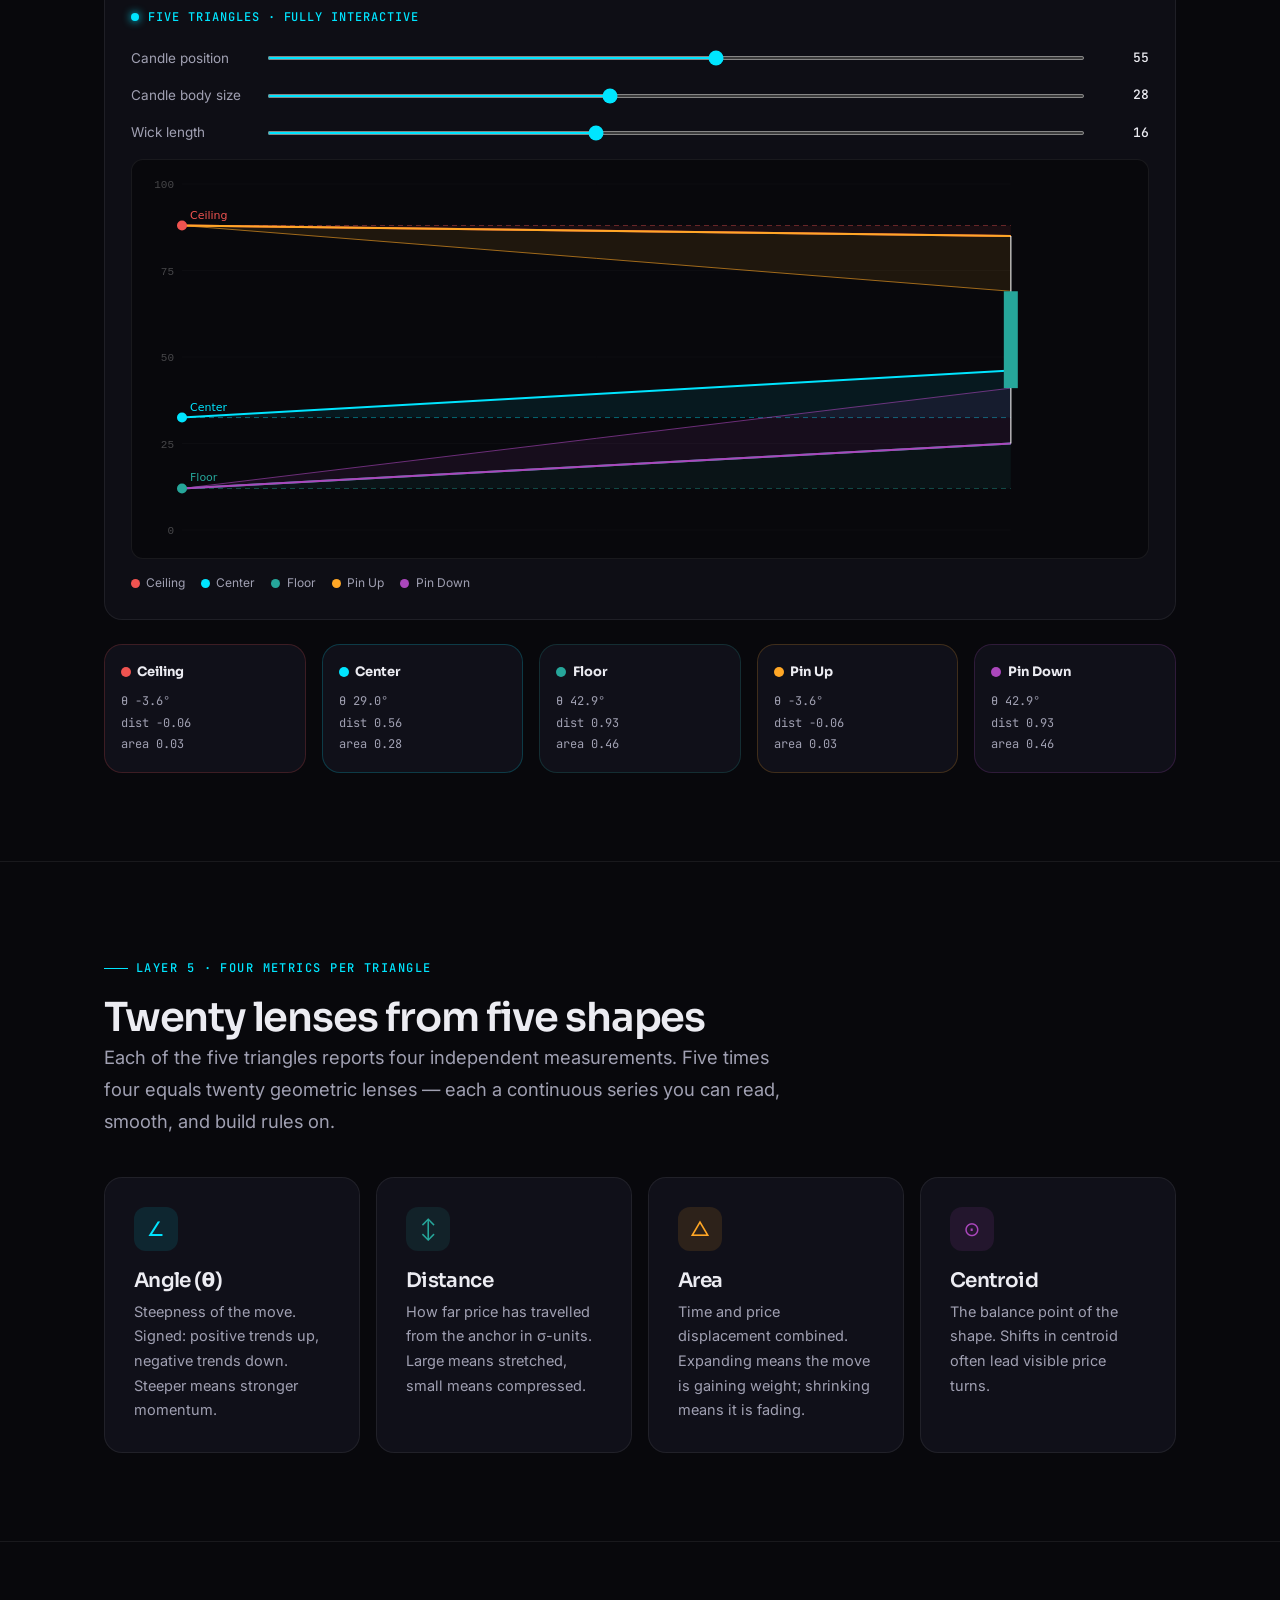
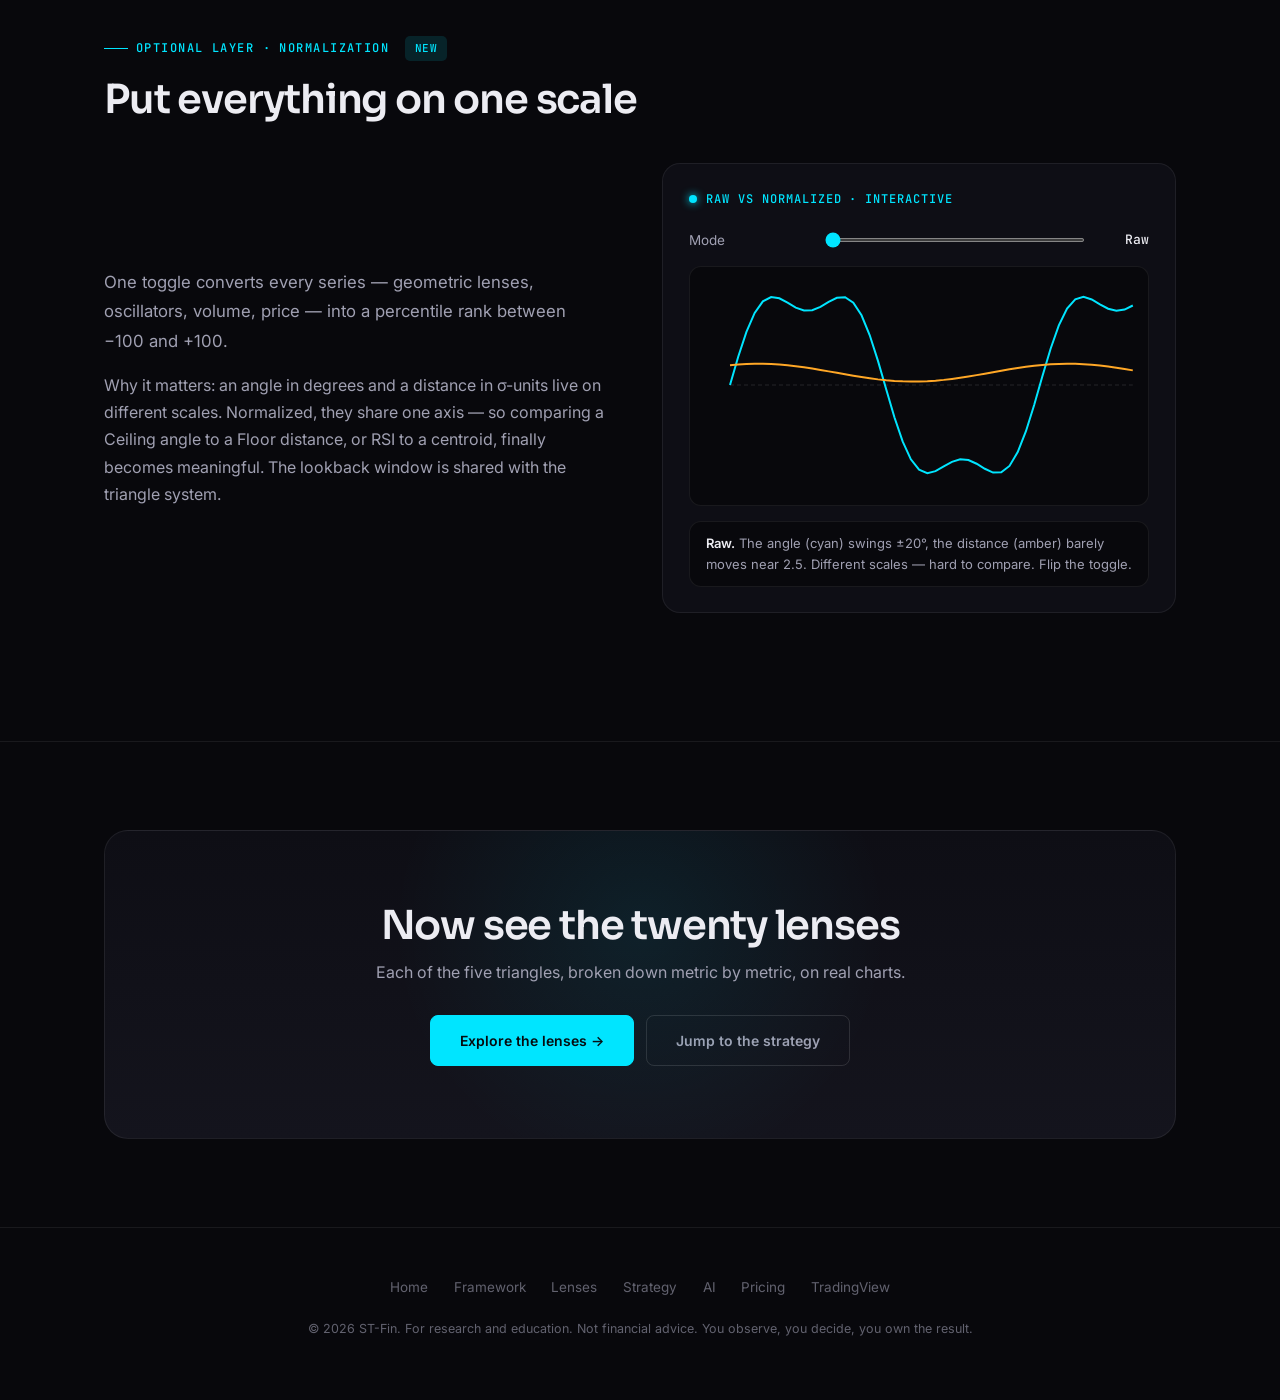
<file: framework.html>
<!DOCTYPE html>
<html lang="en">
<head>
<meta charset="UTF-8">
<meta name="viewport" content="width=device-width, initial-scale=1.0">
<meta name="description" content="The ICS framework: isotropic coordinate system, Yang-Zhang volatility, frozen anchors, and five triangles. See how price movement becomes scale-independent geometry.">
<title>Framework · ST-Fin</title>
<link rel="stylesheet" href="style.css">
</head>
<body>

<nav class="nav">
  <div class="nav-in">
    <a href="index.html" class="nav-logo"><b>ST-Fin</b></a>
    <button class="nav-tg" onclick="document.querySelector('.nav-links').classList.toggle('open')" aria-label="Menu">&#9776;</button>
    <div class="nav-links">
      <a href="index.html">Home</a>
      <a href="framework.html" class="on">Framework</a>
      <a href="lenses.html">Lenses</a>
      <a href="strategy.html">Strategy</a>
      <a href="ai.html">AI</a>
      <a href="pricing.html" class="nav-cta">Get Access</a>
    </div>
  </div>
</nav>
<div class="spacer"></div>

<!-- ═══ Hero ═══ -->
<section class="hero" style="padding-bottom:3rem">
  <div class="wrap">
    <span class="eyebrow">The framework</span>
    <h1 style="font-size:clamp(2rem,5vw,3.2rem)">The geometry beneath<br><span class="grad">the price</span></h1>
    <p class="lead" style="margin:1.2rem auto 0">ICS &mdash; the Isotropic Coordinate System &mdash; turns raw price into dimensionless geometry. Here is exactly how it is built, layer by layer.</p>
  </div>
</section>

<!-- ═══ Step 1: dimensionless axes ═══ -->
<section class="sec sec-line">
  <div class="wrap">
    <span class="eyebrow">Layer 1 · The coordinate system</span>
    <h2>Two axes, both dimensionless</h2>
    <div class="split">
      <div>
        <p class="lead" style="font-size:1.05rem">A raw price chart has a problem: a $5 move on a $20 stock is enormous, but on Bitcoin it is noise. The same angle means different things on different charts.</p>
        <p class="muted" style="margin-top:1rem">ICS removes the units entirely:</p>
        <div class="codeblock">vertical&nbsp;&nbsp; y = log(price) / &sigma;<br>horizontal&nbsp;x = bars / lookback</div>
        <p class="muted" style="margin-top:1rem">The vertical axis is log-price divided by volatility. The horizontal axis is bar count divided by the lookback window. Both become pure numbers &mdash; so an angle of 45&deg; carries the same meaning on gold, on EUR/USD, and on a penny stock.</p>
        <div class="note"><b>Why "isotropic"?</b> The scaling holds for a given (&sigma;, lookback) pair &mdash; it is a model convention that makes measurements comparable, not a claim that markets are physically uniform.</div>
      </div>
      <div class="demo" style="margin:0">
        <div class="demo-head"><span class="dot"></span><b>Scale independence · interactive</b></div>
        <div class="ctrl">
          <label>Symbol scale</label>
          <input type="range" min="0" max="3" step="1" value="1" id="f1-scale">
          <span class="v" id="f1-scale-v">—</span>
        </div>
        <div class="canvas-box" style="height:260px"><canvas id="f1-canvas"></canvas></div>
        <div class="readout" id="f1-readout">—</div>
      </div>
    </div>
  </div>
</section>

<!-- ═══ Step 2: Yang-Zhang ═══ -->
<section class="sec sec-line">
  <div class="wrap">
    <span class="eyebrow">Layer 2 · Volatility</span>
    <h2>Why Yang-Zhang, not ATR</h2>
    <div class="split split-rev">
      <div>
        <p class="lead" style="font-size:1.05rem">The vertical axis divides by &sigma;. The quality of that &sigma; matters enormously &mdash; and most indicators use a crude one.</p>
        <p class="muted" style="margin-top:1rem">The Yang-Zhang estimator is the academic gold standard for volatility. It combines three components:</p>
        <div class="grid" style="gap:.7rem;margin-top:1rem">
          <div class="card" style="padding:1.1rem"><h4 style="color:var(--cyan)">Overnight gaps</h4><p style="margin-top:.2rem">close-to-open jumps, which gold and many assets show constantly</p></div>
          <div class="card" style="padding:1.1rem"><h4 style="color:var(--green)">Open-to-close drift</h4><p style="margin-top:.2rem">the intraday directional component</p></div>
          <div class="card" style="padding:1.1rem"><h4 style="color:var(--amber)">Rogers-Satchell range</h4><p style="margin-top:.2rem">the high-low-open-close intrabar range, drift-independent</p></div>
        </div>
        <p class="muted" style="margin-top:1rem">ATR ignores gaps. Close-to-close ignores intrabar range. Yang-Zhang captures all of it &mdash; the most accurate single &sigma; available, which is exactly what a coordinate system needs.</p>
      </div>
      <div class="demo" style="margin:0">
        <div class="demo-head"><span class="dot"></span><b>Estimator comparison · interactive</b></div>
        <div class="ctrl">
          <label>Gap size</label>
          <input type="range" min="0" max="100" value="40" id="f2-gap">
          <span class="v" id="f2-gap-v">—</span>
        </div>
        <div class="canvas-box" style="height:240px"><canvas id="f2-canvas"></canvas></div>
        <div class="legend">
          <span><span class="d" style="background:var(--cyan)"></span> Yang-Zhang</span>
          <span><span class="d" style="background:var(--tx-3)"></span> Close-to-close</span>
        </div>
        <div class="readout" id="f2-readout">—</div>
      </div>
    </div>
  </div>
</section>

<!-- ═══ Step 3: frozen anchors ═══ -->
<section class="sec sec-line">
  <div class="wrap">
    <span class="eyebrow">Layer 3 · The anchors</span>
    <h2>Three levels, frozen in place</h2>
    <p class="lead">A lookback window scans recent bars and freezes three reference levels. They stay fixed while price moves &mdash; giving every triangle a stable origin to measure from. When price breaks the ceiling or floor, the framework resets and re-freezes.</p>
    <div class="grid g3" style="margin-top:2.5rem">
      <div class="card"><div class="ico ico-red">&#x2191;</div><h3>Ceiling</h3><p>The highest high in the lookback window. The upper structural boundary.</p></div>
      <div class="card"><div class="ico ico-cyan">&#x25C6;</div><h3>Center</h3><p>The geometric mean &mdash; <code>&radic;(HH&times;LL)</code> &mdash; of the freeze bar. The balance line.</p></div>
      <div class="card"><div class="ico ico-green">&#x2193;</div><h3>Floor</h3><p>The lowest low in the lookback window. The lower structural boundary.</p></div>
    </div>
  </div>
</section>

<!-- ═══ Step 4: FIVE TRIANGLES live ═══ -->
<section class="sec sec-line">
  <div class="wrap">
    <span class="eyebrow">Layer 4 · The five triangles</span>
    <h2>The whole engine, live</h2>
    <p class="lead" style="margin-bottom:.5rem">This is the heart of ST-Fin. Drag the candle &mdash; move its body and wicks &mdash; and watch all five triangles redraw at once, each reporting its own angle, distance, and area in real time.</p>

    <div class="demo">
      <div class="demo-head"><span class="dot"></span><b>Five triangles · fully interactive</b></div>
      <div class="ctrl">
        <label>Candle position</label>
        <input type="range" min="0" max="100" value="55" id="f4-pos">
        <span class="v" id="f4-pos-v">—</span>
      </div>
      <div class="ctrl">
        <label>Candle body size</label>
        <input type="range" min="5" max="60" value="28" id="f4-body">
        <span class="v" id="f4-body-v">—</span>
      </div>
      <div class="ctrl">
        <label>Wick length</label>
        <input type="range" min="0" max="40" value="16" id="f4-wick">
        <span class="v" id="f4-wick-v">—</span>
      </div>
      <div class="canvas-box" style="height:400px"><canvas id="f4-canvas"></canvas></div>
      <div class="legend">
        <span><span class="d" style="background:var(--red)"></span> Ceiling</span>
        <span><span class="d" style="background:var(--cyan)"></span> Center</span>
        <span><span class="d" style="background:var(--green)"></span> Floor</span>
        <span><span class="d" style="background:var(--amber)"></span> Pin Up</span>
        <span><span class="d" style="background:var(--purple)"></span> Pin Down</span>
      </div>
    </div>

    <div class="grid g5" id="f4-cards" style="margin-top:1.2rem"></div>
  </div>
</section>

<!-- ═══ Step 5: four metrics ═══ -->
<section class="sec sec-line">
  <div class="wrap">
    <span class="eyebrow">Layer 5 · Four metrics per triangle</span>
    <h2>Twenty lenses from five shapes</h2>
    <p class="lead">Each of the five triangles reports four independent measurements. Five times four equals twenty geometric lenses &mdash; each a continuous series you can read, smooth, and build rules on.</p>
    <div class="grid g4" style="margin-top:2.5rem">
      <div class="card"><div class="ico ico-cyan">&#x2220;</div><h3>Angle (&theta;)</h3><p>Steepness of the move. Signed: positive trends up, negative trends down. Steeper means stronger momentum.</p></div>
      <div class="card"><div class="ico ico-green">&#x2195;</div><h3>Distance</h3><p>How far price has travelled from the anchor in &sigma;-units. Large means stretched, small means compressed.</p></div>
      <div class="card"><div class="ico ico-amber">&#x25B3;</div><h3>Area</h3><p>Time and price displacement combined. Expanding means the move is gaining weight; shrinking means it is fading.</p></div>
      <div class="card"><div class="ico ico-purple">&#x2299;</div><h3>Centroid</h3><p>The balance point of the shape. Shifts in centroid often lead visible price turns.</p></div>
    </div>
  </div>
</section>

<!-- ═══ Normalization ═══ -->
<section class="sec sec-line">
  <div class="wrap">
    <span class="eyebrow">Optional layer · Normalization <span class="tag tag-new" style="margin-left:.5rem">new</span></span>
    <h2>Put everything on one scale</h2>
    <div class="split">
      <div>
        <p class="lead" style="font-size:1.05rem">One toggle converts every series &mdash; geometric lenses, oscillators, volume, price &mdash; into a percentile rank between &minus;100 and &plus;100.</p>
        <p class="muted" style="margin-top:1rem">Why it matters: an angle in degrees and a distance in &sigma;-units live on different scales. Normalized, they share one axis &mdash; so comparing a Ceiling angle to a Floor distance, or RSI to a centroid, finally becomes meaningful. The lookback window is shared with the triangle system.</p>
      </div>
      <div class="demo" style="margin:0">
        <div class="demo-head"><span class="dot"></span><b>Raw vs normalized · interactive</b></div>
        <div class="ctrl">
          <label>Mode</label>
          <input type="range" min="0" max="1" step="1" value="0" id="f5-norm">
          <span class="v" id="f5-norm-v">Raw</span>
        </div>
        <div class="canvas-box" style="height:240px"><canvas id="f5-canvas"></canvas></div>
        <div class="readout" id="f5-readout">—</div>
      </div>
    </div>
  </div>
</section>

<!-- ═══ CTA ═══ -->
<section class="sec sec-line">
  <div class="wrap">
    <div class="cta">
      <h2>Now see the twenty lenses</h2>
      <p class="muted" style="position:relative">Each of the five triangles, broken down metric by metric, on real charts.</p>
      <div class="btn-row" style="margin-top:1.8rem">
        <a href="lenses.html" class="btn btn-pri">Explore the lenses &rarr;</a>
        <a href="strategy.html" class="btn btn-gh">Jump to the strategy</a>
      </div>
    </div>
  </div>
</section>

<footer class="footer">
  <div class="wrap">
    <div class="foot-links">
      <a href="index.html">Home</a><a href="framework.html">Framework</a><a href="lenses.html">Lenses</a><a href="strategy.html">Strategy</a><a href="ai.html">AI</a><a href="pricing.html">Pricing</a>
      <a href="https://www.tradingview.com/script/7VaVDKeE-Smart-Trader-Final-Episode-AI-Assisting-Geometric-Strategy/">TradingView</a>
    </div>
    <p>&copy; 2026 ST-Fin. For research and education. Not financial advice. You observe, you decide, you own the result.</p>
  </div>
</footer>

<script>
const io=new IntersectionObserver(es=>es.forEach(e=>{if(e.isIntersecting)e.target.classList.add('in')}),{threshold:.12});
document.querySelectorAll('.card,.tri,.demo').forEach(el=>{el.classList.add('reveal');io.observe(el)});

function isDark(){return true}
function setupCanvas(cv){const dpr=window.devicePixelRatio||1;const r=cv.parentElement.getBoundingClientRect();cv.width=r.width*dpr;cv.height=r.height*dpr;cv.style.width=r.width+'px';cv.style.height=r.height+'px';const c=cv.getContext('2d');c.setTransform(dpr,0,0,dpr,0,0);return{c,W:r.width,H:r.height}}

/* ─── F1: scale independence ─── */
(function(){
  const cv=document.getElementById('f1-canvas');
  const s=document.getElementById('f1-scale'),sv=document.getElementById('f1-scale-v'),ro=document.getElementById('f1-readout');
  const symbols=[{n:'Penny stock',base:2.5},{n:'EUR/USD',base:1.08},{n:'Gold',base:2050},{n:'Bitcoin',base:67000}];
  function draw(){
    const {c,W,H}=setupCanvas(cv);c.clearRect(0,0,W,H);
    const sym=symbols[+s.value];sv.textContent=sym.n;
    const pad={t:30,b:30,l:20,r:20};const cW=W-pad.l-pad.r,cH=H-pad.t-pad.b;
    // Always the same triangle SHAPE regardless of price scale
    const xA=pad.l,xB=pad.l+cW,yA=pad.t+cH*0.25,yB=pad.t+cH*0.78;
    c.fillStyle='rgba(0,229,255,0.07)';c.beginPath();c.moveTo(xA,yA);c.lineTo(xB,yA);c.lineTo(xB,yB);c.closePath();c.fill();
    c.strokeStyle='rgba(0,229,255,0.3)';c.lineWidth=1;c.beginPath();c.moveTo(xB,yA);c.lineTo(xB,yB);c.stroke();
    c.strokeStyle='#ffa726';c.lineWidth=2;c.beginPath();c.moveTo(xA,yA);c.lineTo(xB,yB);c.stroke();
    c.fillStyle='#ef5350';c.beginPath();c.arc(xA,yA,6,0,7);c.fill();
    c.fillStyle='#00e5ff';c.beginPath();c.arc(xB,yB,6,0,7);c.fill();
    const ang=Math.atan2(yB-yA,xB-xA)*180/Math.PI;
    c.fillStyle='rgba(255,255,255,0.85)';c.font='500 13px system-ui';c.textAlign='left';
    c.fillText(sym.n+'  ·  price ≈ '+sym.base.toLocaleString(),xA+10,yA-12);
    ro.innerHTML='Whatever the price &mdash; <b>'+sym.base.toLocaleString()+'</b> &mdash; the ICS angle stays <b>'+Math.abs(ang).toFixed(0)+'&deg;</b>. That is scale independence: the same geometry means the same thing everywhere.';
  }
  s.addEventListener('input',draw);window.addEventListener('resize',draw);draw();
})();

/* ─── F2: Yang-Zhang vs close-to-close ─── */
(function(){
  const cv=document.getElementById('f2-canvas');
  const g=document.getElementById('f2-gap'),gv=document.getElementById('f2-gap-v'),ro=document.getElementById('f2-readout');
  function draw(){
    const {c,W,H}=setupCanvas(cv);c.clearRect(0,0,W,H);
    const gap=+g.value;gv.textContent=(gap/100).toFixed(2);
    const pad={t:24,b:30,l:30,r:20};const cW=W-pad.l-pad.r,cH=H-pad.t-pad.b;
    // bars
    const n=14;const bw=cW/n*0.55;
    const yz=0.4+gap/100*0.6, cc=0.4+gap/100*0.12; // yz responds to gaps, cc barely
    for(let i=0;i<n;i++){
      const x=pad.l+(i+0.5)*(cW/n);
      const gapPx=(i%2===0?gap/100:0)*cH*0.3;
      const bodyH=cH*0.18;
      const yb=pad.t+cH*0.5+ (i%3-1)*cH*0.08 - gapPx;
      c.strokeStyle='rgba(255,255,255,0.5)';c.lineWidth=1;
      c.beginPath();c.moveTo(x,yb-bodyH*0.8);c.lineTo(x,yb+bodyH*0.8);c.stroke();
      c.fillStyle=i%2===0?'rgba(0,229,255,0.5)':'rgba(255,255,255,0.2)';
      c.fillRect(x-bw/2,yb-bodyH/2,bw,bodyH);
    }
    // bars baseline labels
    const baseY=H-pad.b+14;
    c.fillStyle='rgba(255,255,255,0.3)';c.font='10px monospace';c.textAlign='center';
    c.fillText('gaps every other bar',W/2,baseY);
    // estimator readout bars (right side mini)
    ro.innerHTML='With gap size <b>'+(gap/100).toFixed(2)+'</b>: Yang-Zhang &sigma; &asymp; <b>'+yz.toFixed(2)+'</b>, close-to-close &asymp; <b>'+cc.toFixed(2)+'</b>. '+(gap>50?'Large gaps &mdash; close-to-close badly underestimates true volatility. Yang-Zhang sees it.':'Increase the gap and watch close-to-close fall behind.');
  }
  g.addEventListener('input',draw);window.addEventListener('resize',draw);draw();
})();

/* ─── F4: FIVE TRIANGLES (the centerpiece) ─── */
(function(){
  const cv=document.getElementById('f4-canvas');
  const pos=document.getElementById('f4-pos'),body=document.getElementById('f4-body'),wick=document.getElementById('f4-wick');
  const posV=document.getElementById('f4-pos-v'),bodyV=document.getElementById('f4-body-v'),wickV=document.getElementById('f4-wick-v');
  const cardsEl=document.getElementById('f4-cards');

  const tris=[
    {key:'Ceiling',col:'#ef5350'},
    {key:'Center',col:'#00e5ff'},
    {key:'Floor',col:'#26a69a'},
    {key:'Pin Up',col:'#ffa726'},
    {key:'Pin Down',col:'#ab47bc'}
  ];

  function draw(){
    const {c,W,H}=setupCanvas(cv);c.clearRect(0,0,W,H);
    const posVal=+pos.value, bodyVal=+body.value, wickVal=+wick.value;
    posV.textContent=posVal.toFixed(0);bodyV.textContent=bodyVal.toFixed(0);wickV.textContent=wickVal.toFixed(0);

    const pad={t:24,b:30,l:50,r:140};const cW=W-pad.l-pad.r,cH=H-pad.t-pad.b;
    const yOf=v=>pad.t+(1-v/100)*cH;

    // anchors
    const HH=88,LL=12,MID=Math.sqrt(HH*LL); // geometric mean ≈ 32.5
    const xA=pad.l, xB=pad.l+cW;

    // candle geometry at xB
    const center=Math.max(LL+bodyVal/2+wickVal, Math.min(HH-bodyVal/2-wickVal, posVal));
    const bodyTop=center+bodyVal/2, bodyBot=center-bodyVal/2;
    const high=bodyTop+wickVal, low=bodyBot-wickVal;
    const midCandle=Math.sqrt(Math.max(high,1)*Math.max(low,1));

    // grid
    c.strokeStyle='rgba(255,255,255,0.05)';c.lineWidth=.5;c.font='11px monospace';c.fillStyle='rgba(255,255,255,0.25)';c.textAlign='right';
    for(let v=0;v<=100;v+=25){c.beginPath();c.moveTo(pad.l,yOf(v));c.lineTo(pad.l+cW,yOf(v));c.stroke();c.fillText(v.toFixed(0),pad.l-8,yOf(v)+4)}

    // anchor lines
    const anchors=[{v:HH,col:'#ef5350',n:'Ceiling'},{v:MID,col:'#00e5ff',n:'Center'},{v:LL,col:'#26a69a',n:'Floor'}];
    anchors.forEach(a=>{c.strokeStyle=a.col+'66';c.setLineDash([5,4]);c.lineWidth=1;c.beginPath();c.moveTo(xA,yOf(a.v));c.lineTo(xB,yOf(a.v));c.stroke();c.setLineDash([])});

    // triangle helper
    function triFill(ay,by,col){c.fillStyle=col+'14';c.beginPath();c.moveTo(xA,yOf(ay));c.lineTo(xB,yOf(ay));c.lineTo(xB,yOf(by));c.closePath();c.fill();}
    function triHyp(ay,by,col){c.strokeStyle=col;c.lineWidth=2;c.beginPath();c.moveTo(xA,yOf(ay));c.lineTo(xB,yOf(by));c.stroke();}
    function pinTri(ay,ey,byp,col){c.fillStyle=col+'18';c.beginPath();c.moveTo(xA,yOf(ay));c.lineTo(xB,yOf(ey));c.lineTo(xB,yOf(byp));c.closePath();c.fill();c.strokeStyle=col;c.lineWidth=2;c.beginPath();c.moveTo(xA,yOf(ay));c.lineTo(xB,yOf(ey));c.stroke();c.strokeStyle=col+'99';c.lineWidth=1;c.beginPath();c.moveTo(xA,yOf(ay));c.lineTo(xB,yOf(byp));c.stroke();}

    // draw 3 main + 2 pin
    triFill(HH,high,'#ef5350');triHyp(HH,high,'#ef5350');
    triFill(MID,midCandle,'#00e5ff');triHyp(MID,midCandle,'#00e5ff');
    triFill(LL,low,'#26a69a');triHyp(LL,low,'#26a69a');
    pinTri(HH,high,bodyTop,'#ffa726');
    pinTri(LL,low,bodyBot,'#ab47bc');

    // anchor dots + labels
    anchors.forEach(a=>{c.fillStyle=a.col;c.beginPath();c.arc(xA,yOf(a.v),5,0,7);c.fill();c.fillStyle=a.col;c.font='500 11px system-ui';c.textAlign='left';c.fillText(a.n,xA+8,yOf(a.v)-7)});

    // draw the candle at xB
    c.strokeStyle='rgba(255,255,255,0.7)';c.lineWidth=1.5;
    c.beginPath();c.moveTo(xB,yOf(high));c.lineTo(xB,yOf(low));c.stroke();
    const cbw=14;
    c.fillStyle=center>=50?'#26a69a':'#ef5350';
    c.fillRect(xB-cbw/2,yOf(bodyTop),cbw,yOf(bodyBot)-yOf(bodyTop));

    // compute ICS-ish metrics for cards
    const sig=0.5;
    function metrics(anchorV,targetV){
      const yA=Math.log(anchorV+10)/sig, yT=Math.log(targetV+10)/sig;
      const dy=yT-yA, dx=1.0;
      const theta=Math.atan(dy/dx)*180/Math.PI;
      const area=0.5*Math.abs(dy)*Math.abs(dx);
      return {theta,dy,area};
    }
    const m=[
      metrics(HH,high),
      metrics(MID,midCandle),
      metrics(LL,low),
      metrics(HH,high),
      metrics(LL,low)
    ];

    cardsEl.innerHTML=tris.map((t,i)=>
      '<div class="card" style="padding:1rem;border-color:'+t.col+'33">'+
      '<div style="display:flex;align-items:center;gap:.4rem;margin-bottom:.5rem"><span style="width:10px;height:10px;border-radius:50%;background:'+t.col+'"></span><b style="font-family:var(--f-display);font-size:13px;color:var(--tx)">'+t.key+'</b></div>'+
      '<div style="font-family:var(--f-mono);font-size:12px;color:var(--tx-2);line-height:1.8">'+
      '&theta; '+m[i].theta.toFixed(1)+'&deg;<br>dist '+m[i].dy.toFixed(2)+'<br>area '+m[i].area.toFixed(2)+'</div></div>'
    ).join('');
  }
  [pos,body,wick].forEach(s=>s.addEventListener('input',draw));
  window.addEventListener('resize',draw);draw();
})();

/* ─── F5: raw vs normalized ─── */
(function(){
  const cv=document.getElementById('f5-canvas');
  const n=document.getElementById('f5-norm'),nv=document.getElementById('f5-norm-v'),ro=document.getElementById('f5-readout');
  // two series with very different scales
  const angle=[],dist=[];
  for(let i=0;i<50;i++){angle.push(20*Math.sin(i/6)+Math.sin(i/2)*5);dist.push(2.5+1.8*Math.sin(i/6+1))}
  function pctRank(arr,i,win){let cnt=0,tot=0;for(let j=Math.max(0,i-win);j<=i;j++){tot++;if(arr[j]<=arr[i])cnt++}return (cnt/tot)*200-100}
  function draw(){
    const {c,W,H}=setupCanvas(cv);c.clearRect(0,0,W,H);
    const norm=+n.value;nv.textContent=norm?'Normalized':'Raw';
    const pad={t:20,b:24,l:40,r:16};const cW=W-pad.l-pad.r,cH=H-pad.t-pad.b;
    let aS,dS,lo,hi;
    if(norm){
      aS=angle.map((_,i)=>pctRank(angle,i,20));
      dS=dist.map((_,i)=>pctRank(dist,i,20));
      lo=-100;hi=100;
    }else{
      aS=angle;dS=dist;
      lo=Math.min(...angle,...dist)-2;hi=Math.max(...angle,...dist)+2;
    }
    const yS=v=>pad.t+(1-(v-lo)/(hi-lo))*cH;
    const xS=i=>pad.l+(i/(aS.length-1))*cW;
    // zero line
    c.strokeStyle='rgba(255,255,255,0.12)';c.setLineDash([4,3]);c.lineWidth=1;c.beginPath();c.moveTo(pad.l,yS(0));c.lineTo(pad.l+cW,yS(0));c.stroke();c.setLineDash([]);
    // angle
    c.strokeStyle='#00e5ff';c.lineWidth=2;c.beginPath();aS.forEach((v,i)=>c[i?'lineTo':'moveTo'](xS(i),yS(v)));c.stroke();
    // dist
    c.strokeStyle='#ffa726';c.lineWidth=2;c.beginPath();dS.forEach((v,i)=>c[i?'lineTo':'moveTo'](xS(i),yS(v)));c.stroke();
    ro.innerHTML=norm?'<b>Normalized.</b> Both series now sit on the same &minus;100 to &plus;100 axis. The angle (cyan) and the distance (amber) are finally comparable.':'<b>Raw.</b> The angle (cyan) swings &plusmn;20&deg;, the distance (amber) barely moves near 2.5. Different scales &mdash; hard to compare. Flip the toggle.';
  }
  n.addEventListener('input',draw);window.addEventListener('resize',draw);draw();
})();
</script>
</body>
</html>
</file>
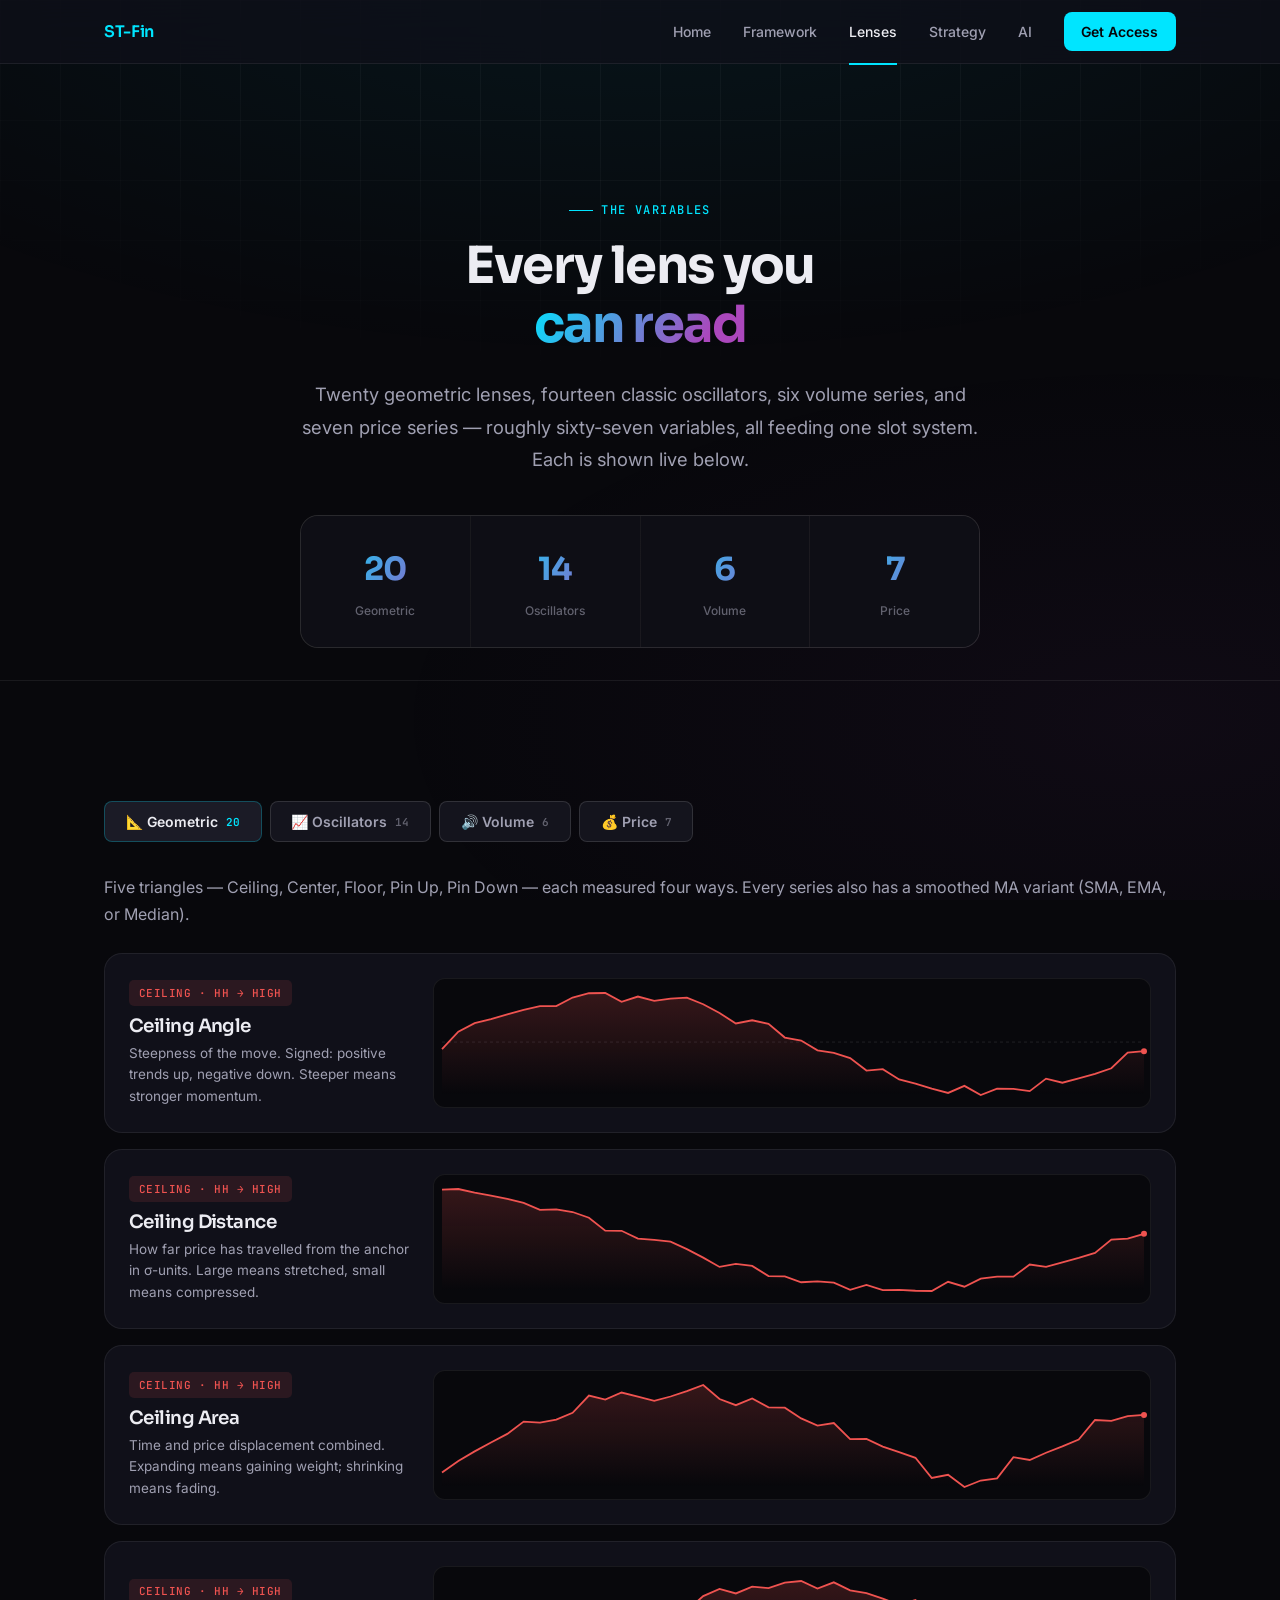
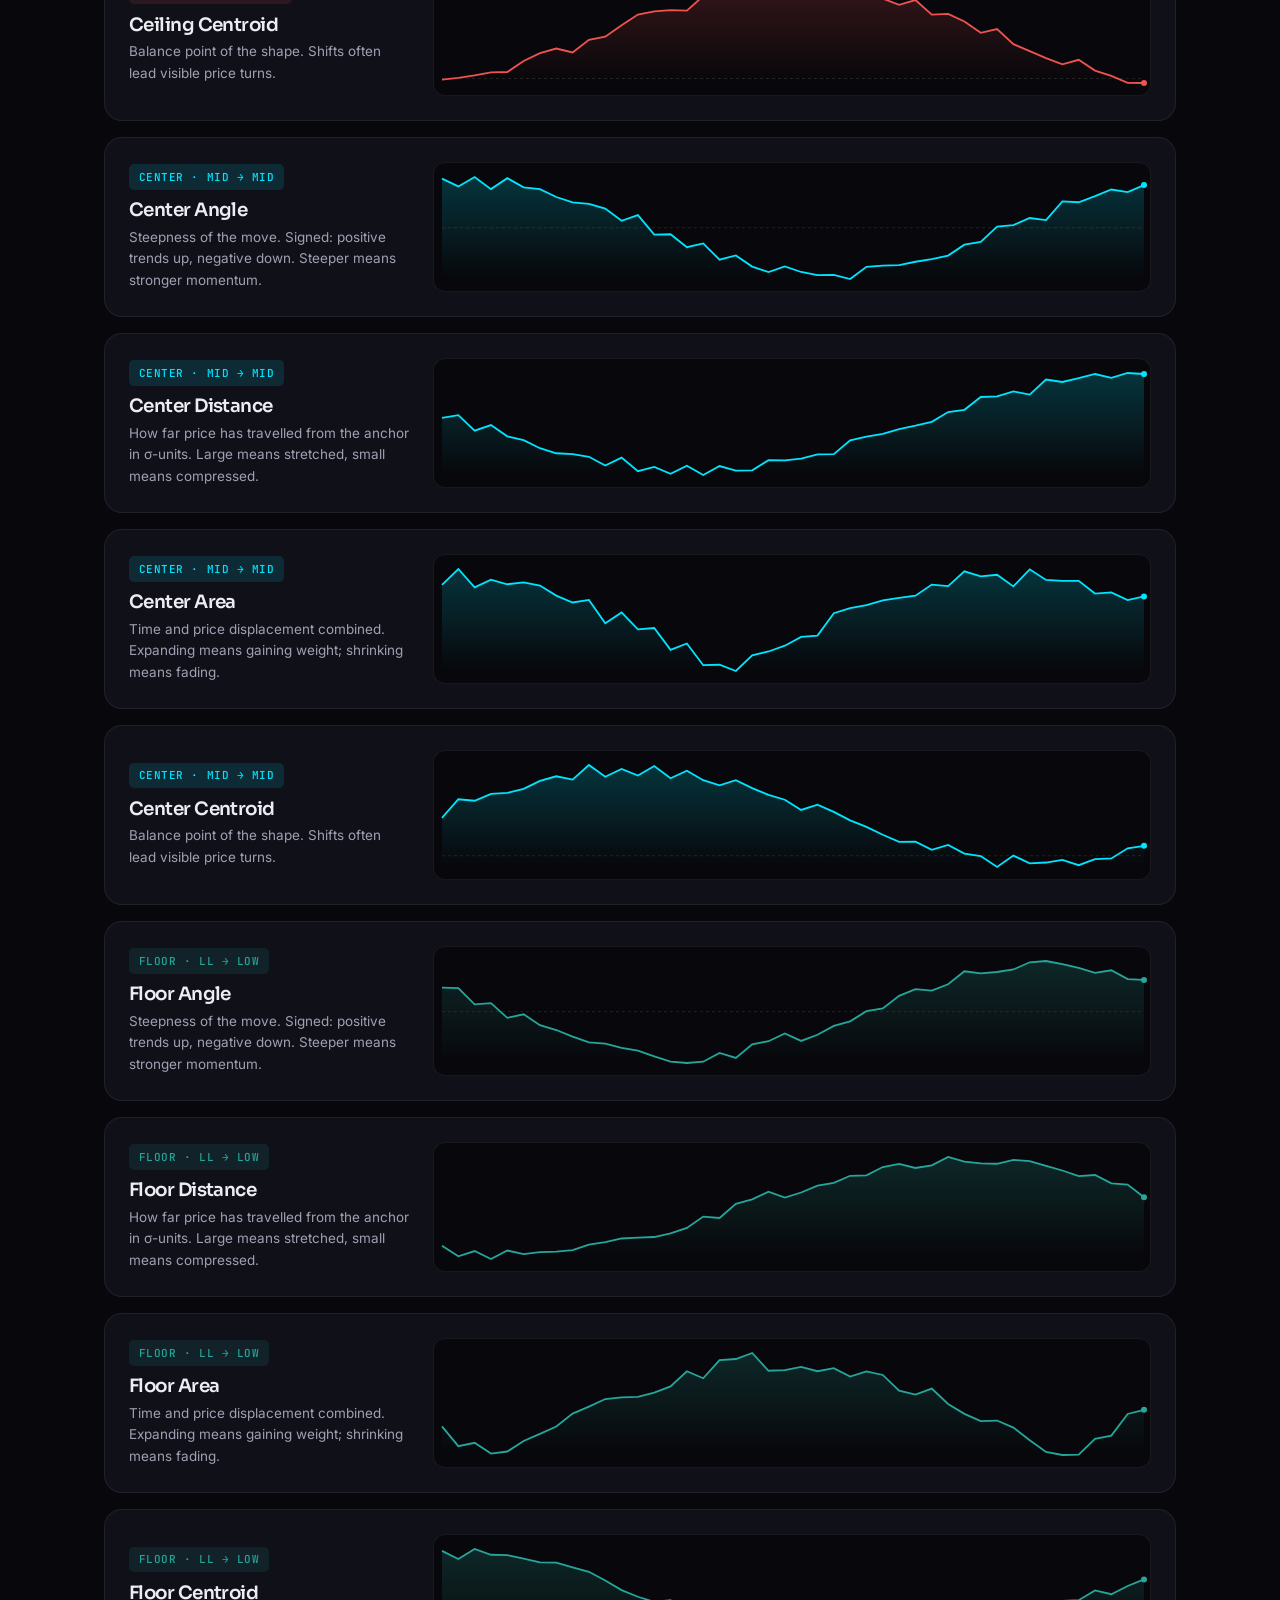
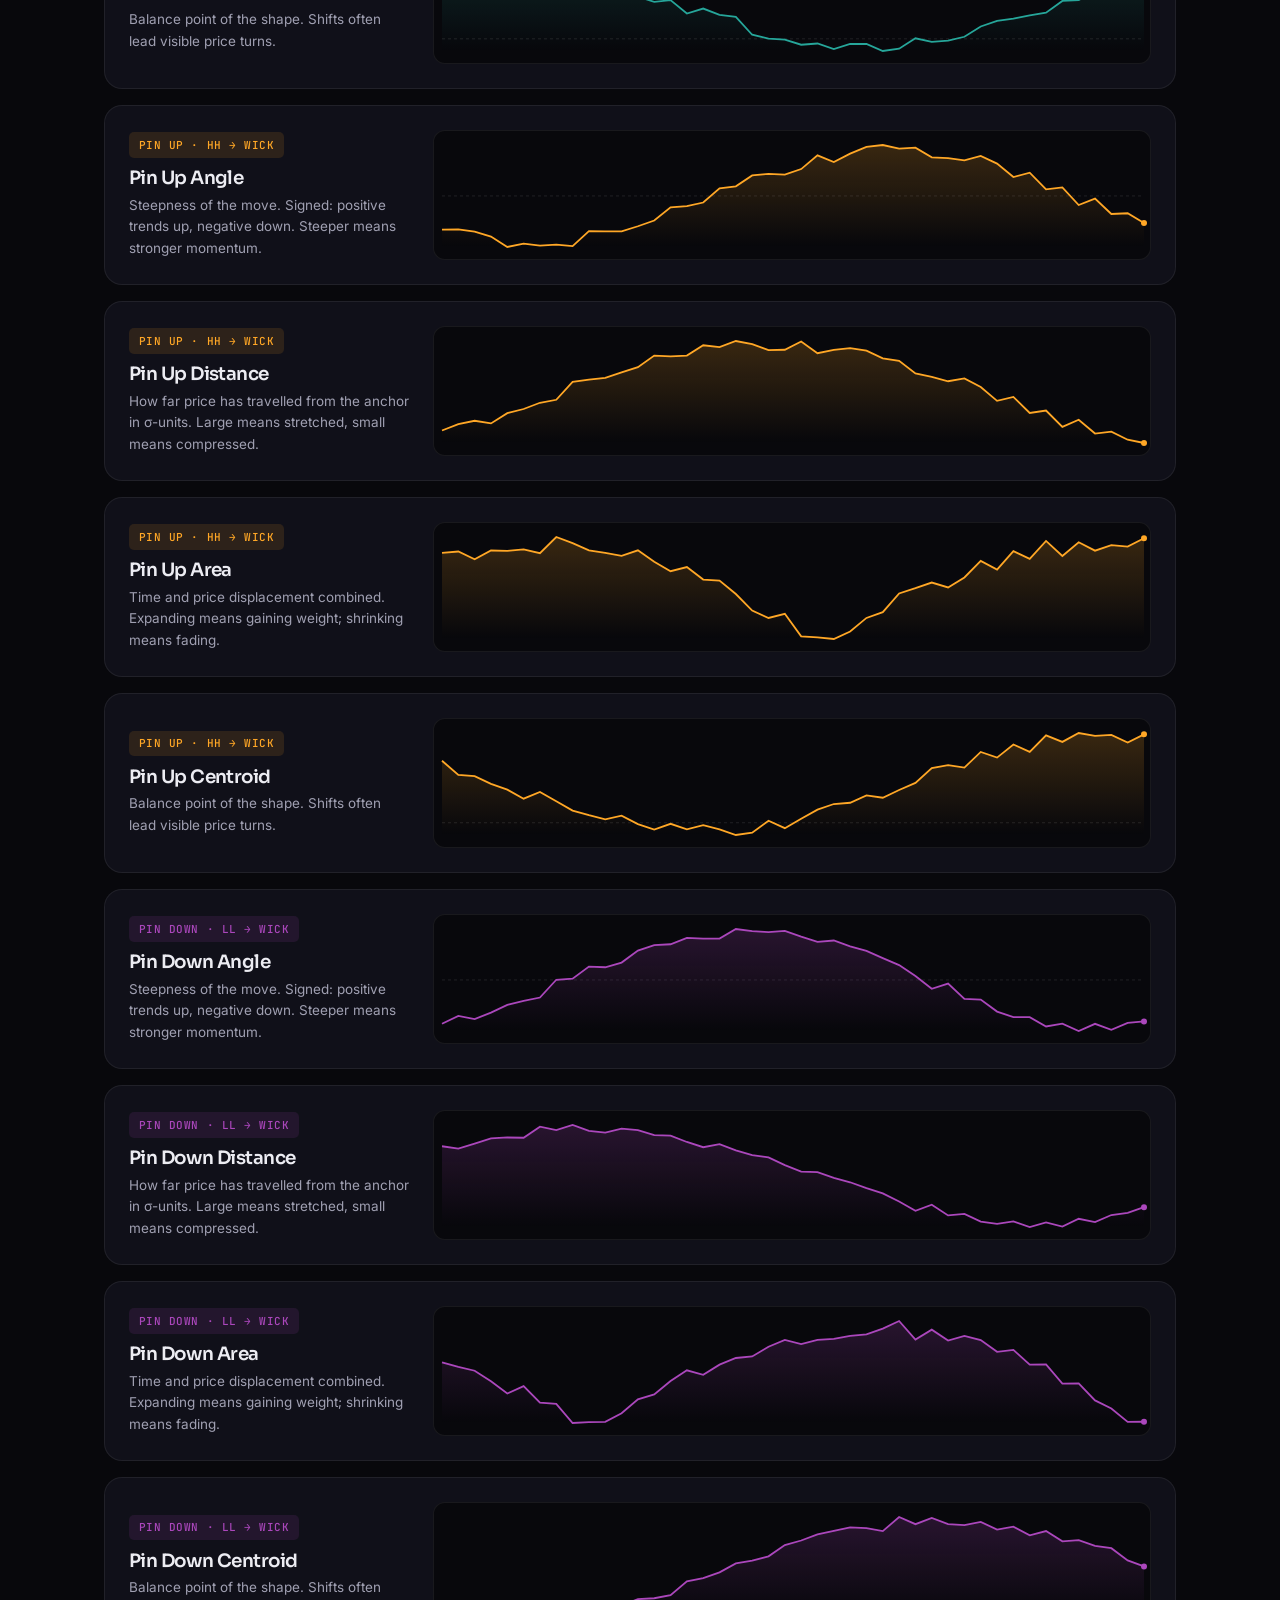
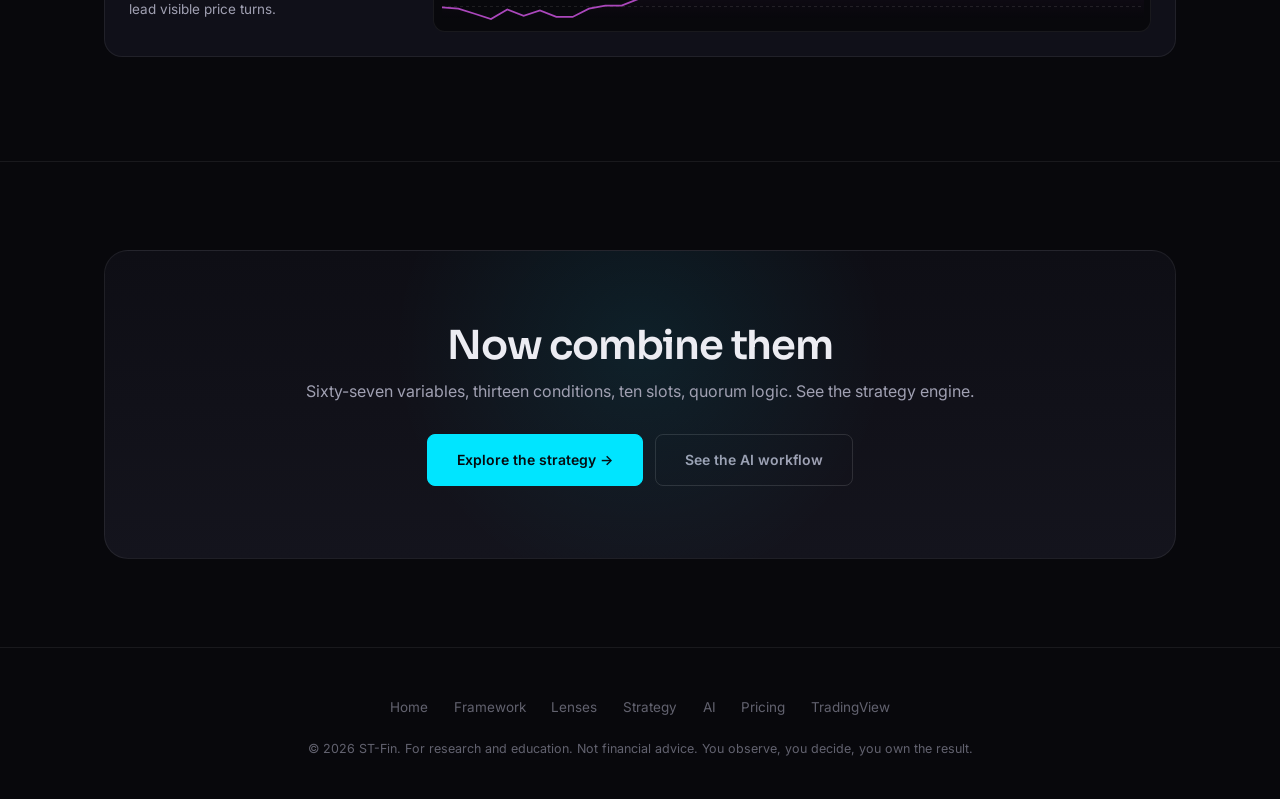
<file: lenses.html>
<!DOCTYPE html>
<html lang="en">
<head>
<meta charset="UTF-8">
<meta name="viewport" content="width=device-width, initial-scale=1.0">
<meta name="description" content="Every variable in ST-Fin: 20 geometric lenses, 14 classic oscillators, 6 intrabar volume series, and 7 price series. All live, all in one slot system.">
<title>Lenses · ST-Fin</title>
<link rel="stylesheet" href="style.css">
<style>
.tabs{display:flex;gap:.5rem;flex-wrap:wrap;margin:2rem 0 0}
.tab{font-family:var(--f-body);font-size:14px;font-weight:600;padding:.7rem 1.3rem;border-radius:var(--r-s);border:1px solid var(--bd-2);background:var(--bg-2);color:var(--tx-2);cursor:pointer;transition:all .2s;display:flex;align-items:center;gap:.5rem}
.tab:hover{border-color:var(--bd-cyan);color:var(--tx)}
.tab.on{background:var(--bg-3);color:var(--tx);border-color:var(--bd-cyan)}
.tab .cnt{font-family:var(--f-mono);font-size:11px;color:var(--tx-3)}
.tab.on .cnt{color:var(--cyan)}
.panel{display:none}
.panel.on{display:block}
.lens-row{display:grid;grid-template-columns:280px 1fr;gap:1.5rem;align-items:center;padding:1.5rem;background:var(--bg-card);border:1px solid var(--bd);border-radius:var(--r-l);margin-bottom:1rem;transition:border-color .3s}
.lens-row:hover{border-color:var(--bd-cyan)}
.lens-meta .ln-tag{display:inline-flex;align-items:center;gap:.4rem;font-family:var(--f-mono);font-size:11px;font-weight:500;letter-spacing:.05em;text-transform:uppercase;padding:.2rem .6rem;border-radius:5px;margin-bottom:.6rem}
.lens-meta h3{font-size:1.15rem;margin-bottom:.4rem}
.lens-meta p{font-size:13.5px;color:var(--tx-2);line-height:1.6}
.mini{position:relative;width:100%;height:130px;border-radius:var(--r-m);overflow:hidden;background:var(--bg);border:1px solid var(--bd)}
@media(max-width:680px){.lens-row{grid-template-columns:1fr;gap:1rem}}
</style>
</head>
<body>

<nav class="nav">
  <div class="nav-in">
    <a href="index.html" class="nav-logo"><b>ST-Fin</b></a>
    <button class="nav-tg" onclick="document.querySelector('.nav-links').classList.toggle('open')" aria-label="Menu">&#9776;</button>
    <div class="nav-links">
      <a href="index.html">Home</a>
      <a href="framework.html">Framework</a>
      <a href="lenses.html" class="on">Lenses</a>
      <a href="strategy.html">Strategy</a>
      <a href="ai.html">AI</a>
      <a href="pricing.html" class="nav-cta">Get Access</a>
    </div>
  </div>
</nav>
<div class="spacer"></div>

<section class="hero" style="padding-bottom:2rem">
  <div class="wrap">
    <span class="eyebrow">The variables</span>
    <h1 style="font-size:clamp(2rem,5vw,3.2rem)">Every lens you<br><span class="grad">can read</span></h1>
    <p class="lead" style="margin:1.2rem auto 0">Twenty geometric lenses, fourteen classic oscillators, six volume series, and seven price series &mdash; roughly sixty-seven variables, all feeding one slot system. Each is shown live below.</p>
    <div class="stats" style="max-width:680px;margin:2.5rem auto 0">
      <div class="stat"><div class="stat-n">20</div><div class="stat-l">Geometric</div></div>
      <div class="stat"><div class="stat-n">14</div><div class="stat-l">Oscillators</div></div>
      <div class="stat"><div class="stat-n">6</div><div class="stat-l">Volume</div></div>
      <div class="stat"><div class="stat-n">7</div><div class="stat-l">Price</div></div>
    </div>
  </div>
</section>

<section class="sec sec-line">
  <div class="wrap">
    <div class="tabs">
      <button class="tab on" data-p="geo">&#x1F4D0; Geometric <span class="cnt">20</span></button>
      <button class="tab" data-p="osc">&#x1F4C8; Oscillators <span class="cnt">14</span></button>
      <button class="tab" data-p="vol">&#x1F50A; Volume <span class="cnt">6</span></button>
      <button class="tab" data-p="prc">&#x1F4B0; Price <span class="cnt">7</span></button>
    </div>

    <!-- GEOMETRIC -->
    <div class="panel on" id="p-geo" style="margin-top:2rem">
      <p class="muted" style="margin-bottom:1.5rem">Five triangles &mdash; Ceiling, Center, Floor, Pin Up, Pin Down &mdash; each measured four ways. Every series also has a smoothed MA variant (SMA, EMA, or Median).</p>
      <div id="geo-list"></div>
    </div>

    <!-- OSCILLATORS -->
    <div class="panel" id="p-osc" style="margin-top:2rem">
      <p class="muted" style="margin-bottom:1.5rem">Familiar oscillators, computed on the same engine and available in every slot. Use them alone, or fuse them with geometry through dual comparison.</p>
      <div id="osc-list"></div>
    </div>

    <!-- VOLUME -->
    <div class="panel" id="p-vol" style="margin-top:2rem">
      <p class="muted" style="margin-bottom:1.5rem">Intrabar buy and sell volume, pulled from a lower timeframe &mdash; real order-flow context inside each bar. Default 1-minute works on every plan.</p>
      <div id="vol-list"></div>
    </div>

    <!-- PRICE -->
    <div class="panel" id="p-prc" style="margin-top:2rem">
      <p class="muted" style="margin-bottom:1.5rem">The raw price series, available both as a slot variable and as a comparison reference for any other lens.</p>
      <div id="prc-list"></div>
    </div>
  </div>
</section>

<section class="sec sec-line">
  <div class="wrap">
    <div class="cta">
      <h2>Now combine them</h2>
      <p class="muted" style="position:relative">Sixty-seven variables, thirteen conditions, ten slots, quorum logic. See the strategy engine.</p>
      <div class="btn-row" style="margin-top:1.8rem">
        <a href="strategy.html" class="btn btn-pri">Explore the strategy &rarr;</a>
        <a href="ai.html" class="btn btn-gh">See the AI workflow</a>
      </div>
    </div>
  </div>
</section>

<footer class="footer">
  <div class="wrap">
    <div class="foot-links">
      <a href="index.html">Home</a><a href="framework.html">Framework</a><a href="lenses.html">Lenses</a><a href="strategy.html">Strategy</a><a href="ai.html">AI</a><a href="pricing.html">Pricing</a>
      <a href="https://www.tradingview.com/script/7VaVDKeE-Smart-Trader-Final-Episode-AI-Assisting-Geometric-Strategy/">TradingView</a>
    </div>
    <p>&copy; 2026 ST-Fin. For research and education. Not financial advice. You observe, you decide, you own the result.</p>
  </div>
</footer>

<script>
// Tabs
document.querySelectorAll('.tab').forEach(t=>t.addEventListener('click',()=>{
  document.querySelectorAll('.tab').forEach(x=>x.classList.remove('on'));
  document.querySelectorAll('.panel').forEach(x=>x.classList.remove('on'));
  t.classList.add('on');
  document.getElementById('p-'+t.dataset.p).classList.add('on');
  setTimeout(drawAll,50);
}));

// ─── Shared mini-chart helpers ───
function mc(canvas){
  const dpr=window.devicePixelRatio||1;
  const r=canvas.parentElement.getBoundingClientRect();
  if(r.width===0)return null;
  canvas.width=r.width*dpr;canvas.height=r.height*dpr;
  canvas.style.width=r.width+'px';canvas.style.height=r.height+'px';
  const c=canvas.getContext('2d');c.setTransform(dpr,0,0,dpr,0,0);
  return{c,W:r.width,H:r.height};
}
function plotLine(c,W,H,data,color,opts){
  opts=opts||{};
  const pad=opts.pad||{t:14,b:14,l:8,r:8};
  const cW=W-pad.l-pad.r,cH=H-pad.t-pad.b;
  let lo=opts.lo!==undefined?opts.lo:Math.min(...data);
  let hi=opts.hi!==undefined?opts.hi:Math.max(...data);
  if(lo===hi){lo-=1;hi+=1}
  const xS=i=>pad.l+(i/(data.length-1))*cW;
  const yS=v=>pad.t+(1-(v-lo)/(hi-lo))*cH;
  if(opts.zero!==false&&lo<0&&hi>0){
    c.strokeStyle='rgba(255,255,255,0.1)';c.setLineDash([3,3]);c.lineWidth=1;
    c.beginPath();c.moveTo(pad.l,yS(0));c.lineTo(pad.l+cW,yS(0));c.stroke();c.setLineDash([]);
  }
  if(opts.fill){
    const grad=c.createLinearGradient(0,pad.t,0,pad.t+cH);
    grad.addColorStop(0,color+'33');grad.addColorStop(1,color+'00');
    c.fillStyle=grad;c.beginPath();c.moveTo(xS(0),yS(data[0]));
    data.forEach((v,i)=>c.lineTo(xS(i),yS(v)));
    c.lineTo(xS(data.length-1),pad.t+cH);c.lineTo(xS(0),pad.t+cH);c.closePath();c.fill();
  }
  c.strokeStyle=color;c.lineWidth=opts.lw||1.8;c.beginPath();
  data.forEach((v,i)=>c[i?'lineTo':'moveTo'](xS(i),yS(v)));c.stroke();
  // last dot
  c.fillStyle=color;c.beginPath();c.arc(xS(data.length-1),yS(data[data.length-1]),3,0,7);c.fill();
}
function plotHist(c,W,H,data,posC,negC){
  const pad={t:14,b:14,l:8,r:8};
  const cW=W-pad.l-pad.r,cH=H-pad.t-pad.b;
  const hi=Math.max(...data.map(Math.abs));
  const xS=i=>pad.l+(i/(data.length-1))*cW;
  const yS=v=>pad.t+(1-(v+hi)/(2*hi))*cH;
  const bw=cW/data.length*0.6;
  data.forEach((v,i)=>{
    c.fillStyle=v>=0?posC:negC;
    const y0=yS(0),y1=yS(v);
    c.fillRect(xS(i)-bw/2,Math.min(y0,y1),bw,Math.abs(y1-y0));
  });
}

// ─── Data generators ───
const RND=(s)=>{s=Math.sin(s)*43758.5;return s-Math.floor(s)};
function wave(n,amp,freq,phase,noise){const a=[];for(let i=0;i<n;i++)a.push(amp*Math.sin(i/freq+phase)+(noise?(RND(i*1.7+phase)-0.5)*amp*noise:0));return a}
const N=44;

// Geometric: 5 families x 4 metrics
const GEO=[
  {fam:'Ceiling',col:'#ef5350',tag:'HH → High'},
  {fam:'Center',col:'#00e5ff',tag:'Mid → Mid'},
  {fam:'Floor',col:'#26a69a',tag:'LL → Low'},
  {fam:'Pin Up',col:'#ffa726',tag:'HH → Wick'},
  {fam:'Pin Down',col:'#ab47bc',tag:'LL → Wick'}
];
const METRICS=[
  {m:'Angle',desc:'Steepness of the move. Signed: positive trends up, negative down. Steeper means stronger momentum.',gen:(p)=>wave(N,28,7,p,.3)},
  {m:'Distance',desc:'How far price has travelled from the anchor in σ-units. Large means stretched, small means compressed.',gen:(p)=>wave(N,2.2,9,p+1,.25).map(v=>v+2.5)},
  {m:'Area',desc:'Time and price displacement combined. Expanding means gaining weight; shrinking means fading.',gen:(p)=>wave(N,1.4,11,p+2,.2).map(v=>Math.abs(v)+0.4)},
  {m:'Centroid',desc:'Balance point of the shape. Shifts often lead visible price turns.',gen:(p)=>wave(N,1.8,8,p+3,.3).map(v=>v+1.5)}
];

function buildGeo(){
  const host=document.getElementById('geo-list');
  let html='';let idx=0;
  GEO.forEach((g,gi)=>{
    METRICS.forEach((mt,mi)=>{
      const cid='geo-'+gi+'-'+mi;
      html+='<div class="lens-row">'+
        '<div class="lens-meta">'+
          '<span class="ln-tag" style="background:'+g.col+'1f;color:'+g.col+'">'+g.fam+' · '+g.tag+'</span>'+
          '<h3>'+g.fam+' '+mt.m+'</h3>'+
          '<p>'+mt.desc+'</p>'+
        '</div>'+
        '<div class="mini"><canvas id="'+cid+'" data-fam="'+gi+'" data-met="'+mi+'"></canvas></div>'+
      '</div>';
      idx++;
    });
  });
  host.innerHTML=html;
}

// Oscillators
const OSC=[
  {n:'RSI',col:'#42a5f5',desc:'Relative Strength Index, 0–100. Momentum oscillator.',type:'bounded',gen:(p)=>wave(N,30,8,p,.4).map(v=>50+v)},
  {n:'RSI MA',col:'#90caf9',desc:'Smoothed RSI — slower, cleaner momentum read.',type:'bounded',gen:(p)=>wave(N,22,10,p,.15).map(v=>50+v)},
  {n:'Stoch %K',col:'#cddc39',desc:'Stochastic %K — position within recent range.',type:'bounded',gen:(p)=>wave(N,38,6,p,.5).map(v=>50+v)},
  {n:'Stoch %K MA',col:'#e6ee9c',desc:'Smoothed %K.',type:'bounded',gen:(p)=>wave(N,28,8,p,.2).map(v=>50+v)},
  {n:'Stoch %D',col:'#dce775',desc:'%D — signal line of the stochastic.',type:'bounded',gen:(p)=>wave(N,30,9,p+1,.2).map(v=>50+v)},
  {n:'Stoch %D MA',col:'#f0f4c3',desc:'Smoothed %D.',type:'bounded',gen:(p)=>wave(N,24,11,p+1,.1).map(v=>50+v)},
  {n:'CCI',col:'#ff5722',desc:'Commodity Channel Index — deviation from mean.',type:'signed',gen:(p)=>wave(N,120,7,p,.4)},
  {n:'CCI MA',col:'#ff8a65',desc:'Smoothed CCI.',type:'signed',gen:(p)=>wave(N,90,10,p,.15)},
  {n:'MACD',col:'#7e57c2',desc:'MACD line — fast minus slow EMA.',type:'signed',gen:(p)=>wave(N,1.5,9,p,.3)},
  {n:'MACD MA',col:'#b39ddb',desc:'Smoothed MACD line.',type:'signed',gen:(p)=>wave(N,1.1,12,p,.1)},
  {n:'MACD signal',col:'#9575cd',desc:'Signal line — EMA of the MACD line.',type:'signed',gen:(p)=>wave(N,1.3,10,p+1,.15)},
  {n:'MACD signal MA',col:'#d1c4e9',desc:'Smoothed signal line.',type:'signed',gen:(p)=>wave(N,1.0,13,p+1,.1)},
  {n:'MACD hist',col:'#ec407a',desc:'Histogram — MACD minus signal. Momentum of momentum.',type:'hist',gen:(p)=>wave(N,1.0,7,p,.4)},
  {n:'MACD hist MA',col:'#f48fb1',desc:'Smoothed histogram.',type:'hist',gen:(p)=>wave(N,0.7,10,p,.15)}
];
function buildOsc(){
  const host=document.getElementById('osc-list');let html='';
  OSC.forEach((o,i)=>{
    html+='<div class="lens-row">'+
      '<div class="lens-meta">'+
        '<span class="ln-tag" style="background:'+o.col+'1f;color:'+o.col+'">Oscillator</span>'+
        '<h3>'+o.n+'</h3><p>'+o.desc+'</p>'+
      '</div>'+
      '<div class="mini"><canvas id="osc-'+i+'" data-i="'+i+'"></canvas></div>'+
    '</div>';
  });
  host.innerHTML=html;
}

// Volume
const VOL=[
  {n:'Vol buy',col:'#26a69a',desc:'Intrabar buying volume — aggressive bids from the lower timeframe.'},
  {n:'Vol buy MA',col:'#80cbc4',desc:'Smoothed buy volume.'},
  {n:'Vol sell',col:'#ef5350',desc:'Intrabar selling volume — aggressive offers.'},
  {n:'Vol sell MA',col:'#ef9a9a',desc:'Smoothed sell volume.'},
  {n:'Vol total',col:'#78909c',desc:'Total intrabar volume — buy plus sell.'},
  {n:'Vol total MA',col:'#b0bec5',desc:'Smoothed total volume.'}
];
function buildVol(){
  const host=document.getElementById('vol-list');let html='';
  VOL.forEach((v,i)=>{
    html+='<div class="lens-row">'+
      '<div class="lens-meta">'+
        '<span class="ln-tag" style="background:'+v.col+'1f;color:'+v.col+'">Volume</span>'+
        '<h3>'+v.n+'</h3><p>'+v.desc+'</p>'+
      '</div>'+
      '<div class="mini"><canvas id="vol-'+i+'" data-i="'+i+'"></canvas></div>'+
    '</div>';
  });
  host.innerHTML=html;
}

// Price
const PRC=[
  {n:'Open',col:'#42a5f5',desc:'Opening price of each bar.'},
  {n:'High',col:'#26a69a',desc:'Highest price of each bar.'},
  {n:'Low',col:'#ef5350',desc:'Lowest price of each bar.'},
  {n:'Close',col:'#00e5ff',desc:'Closing price — the most common reference.'},
  {n:'HL2',col:'#ffa726',desc:'(High + Low) / 2 — the bar midpoint.'},
  {n:'HLC3',col:'#ab47bc',desc:'(High + Low + Close) / 3 — typical price.'},
  {n:'OHLC4',col:'#cddc39',desc:'(Open + High + Low + Close) / 4 — average price.'}
];
function buildPrc(){
  const host=document.getElementById('prc-list');let html='';
  PRC.forEach((p,i)=>{
    html+='<div class="lens-row">'+
      '<div class="lens-meta">'+
        '<span class="ln-tag" style="background:'+p.col+'1f;color:'+p.col+'">Price</span>'+
        '<h3>'+p.n+'</h3><p>'+p.desc+'</p>'+
      '</div>'+
      '<div class="mini"><canvas id="prc-'+i+'" data-i="'+i+'"></canvas></div>'+
    '</div>';
  });
  host.innerHTML=html;
}

// price path shared for price tab
const PRICEPATH=(function(){let p=100;const a=[];for(let i=0;i<N;i++){p+=(RND(i*2.3)-0.45)*3;a.push(p)}return a})();

// ─── Draw all visible ───
function drawAll(){
  // geometric
  document.querySelectorAll('#geo-list canvas').forEach(cv=>{
    const o=mc(cv);if(!o)return;
    const gi=+cv.dataset.fam,mi=+cv.dataset.met;
    const g=GEO[gi],mt=METRICS[mi];
    const data=mt.gen(gi*1.3+mi*0.7);
    o.c.clearRect(0,0,o.W,o.H);
    plotLine(o.c,o.W,o.H,data,g.col,{fill:true});
  });
  // oscillators
  document.querySelectorAll('#osc-list canvas').forEach(cv=>{
    const o=mc(cv);if(!o)return;
    const i=+cv.dataset.i,os=OSC[i];const data=os.gen(i*0.9);
    o.c.clearRect(0,0,o.W,o.H);
    if(os.type==='hist'){plotHist(o.c,o.W,o.H,data,'#ec407a','#7e57c2');}
    else if(os.type==='bounded'){plotLine(o.c,o.W,o.H,data,os.col,{lo:0,hi:100,fill:true});}
    else{plotLine(o.c,o.W,o.H,data,os.col,{fill:true});}
  });
  // volume
  document.querySelectorAll('#vol-list canvas').forEach(cv=>{
    const o=mc(cv);if(!o)return;
    const i=+cv.dataset.i;const v=VOL[i];
    const data=wave(N,1,5,i*0.8,.6).map(x=>Math.abs(x)+0.3);
    o.c.clearRect(0,0,o.W,o.H);
    if(v.n.includes('MA')){plotLine(o.c,o.W,o.H,data,v.col,{lo:0,fill:true});}
    else{
      const pad={t:14,b:14,l:8,r:8};const cW=o.W-pad.l-pad.r,cH=o.H-pad.t-pad.b;
      const hi=Math.max(...data);const xS=k=>pad.l+(k/(data.length-1))*cW;const bw=cW/data.length*0.6;
      data.forEach((d,k)=>{o.c.fillStyle=v.col+'cc';const h=(d/hi)*cH;o.c.fillRect(xS(k)-bw/2,pad.t+cH-h,bw,h)});
    }
  });
  // price
  document.querySelectorAll('#prc-list canvas').forEach(cv=>{
    const o=mc(cv);if(!o)return;
    const i=+cv.dataset.i;const p=PRC[i];
    let data=PRICEPATH.map((v,k)=>{
      switch(p.n){case'High':return v+1.5;case'Low':return v-1.5;case'Open':return v-0.5+RND(k)*1;case'HL2':return v+0.2;case'HLC3':return v+0.1;case'OHLC4':return v;default:return v}
    });
    o.c.clearRect(0,0,o.W,o.H);
    plotLine(o.c,o.W,o.H,data,p.col,{fill:true,zero:false});
  });
}

buildGeo();buildOsc();buildVol();buildPrc();
drawAll();
window.addEventListener('resize',()=>{clearTimeout(window._rz);window._rz=setTimeout(drawAll,150)});

const io=new IntersectionObserver(es=>es.forEach(e=>{if(e.isIntersecting)e.target.classList.add('in')}),{threshold:.1});
document.querySelectorAll('.card,.demo').forEach(el=>{el.classList.add('reveal');io.observe(el)});
</script>
</body>
</html>
</file>
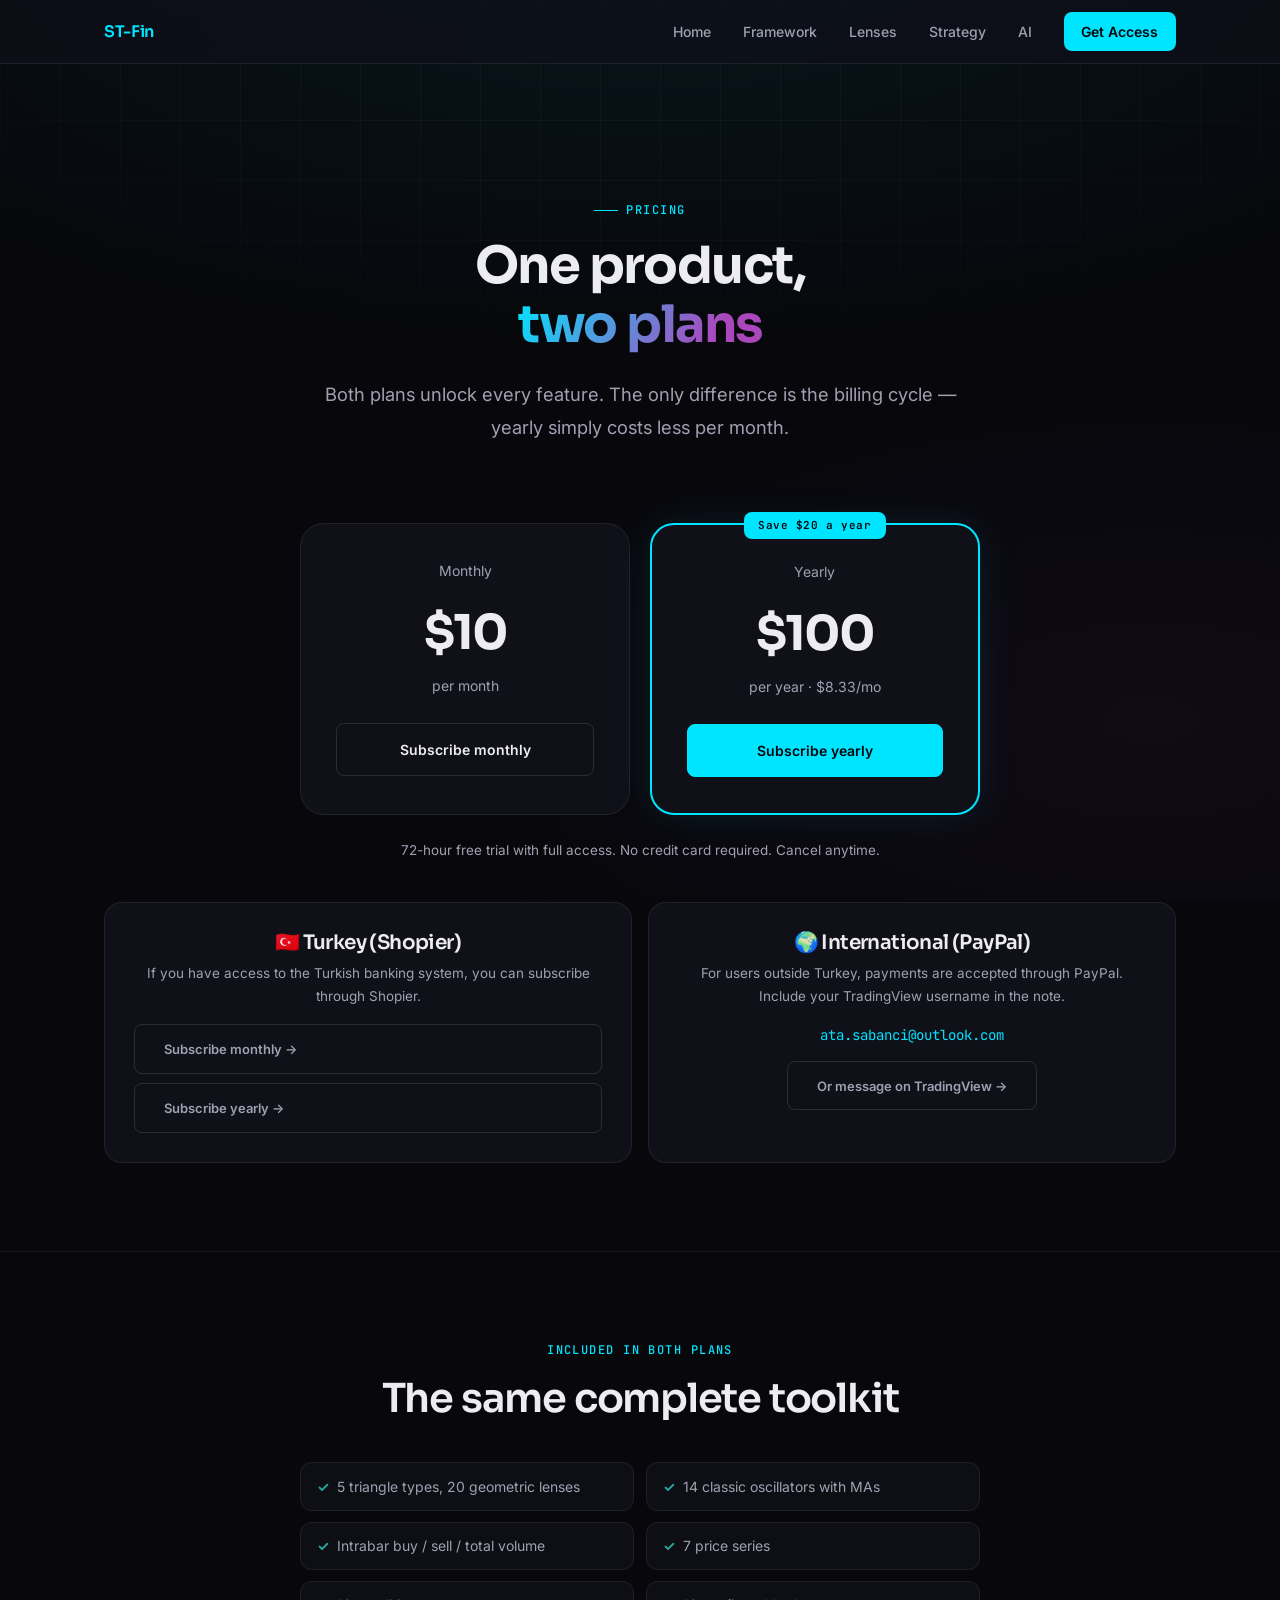
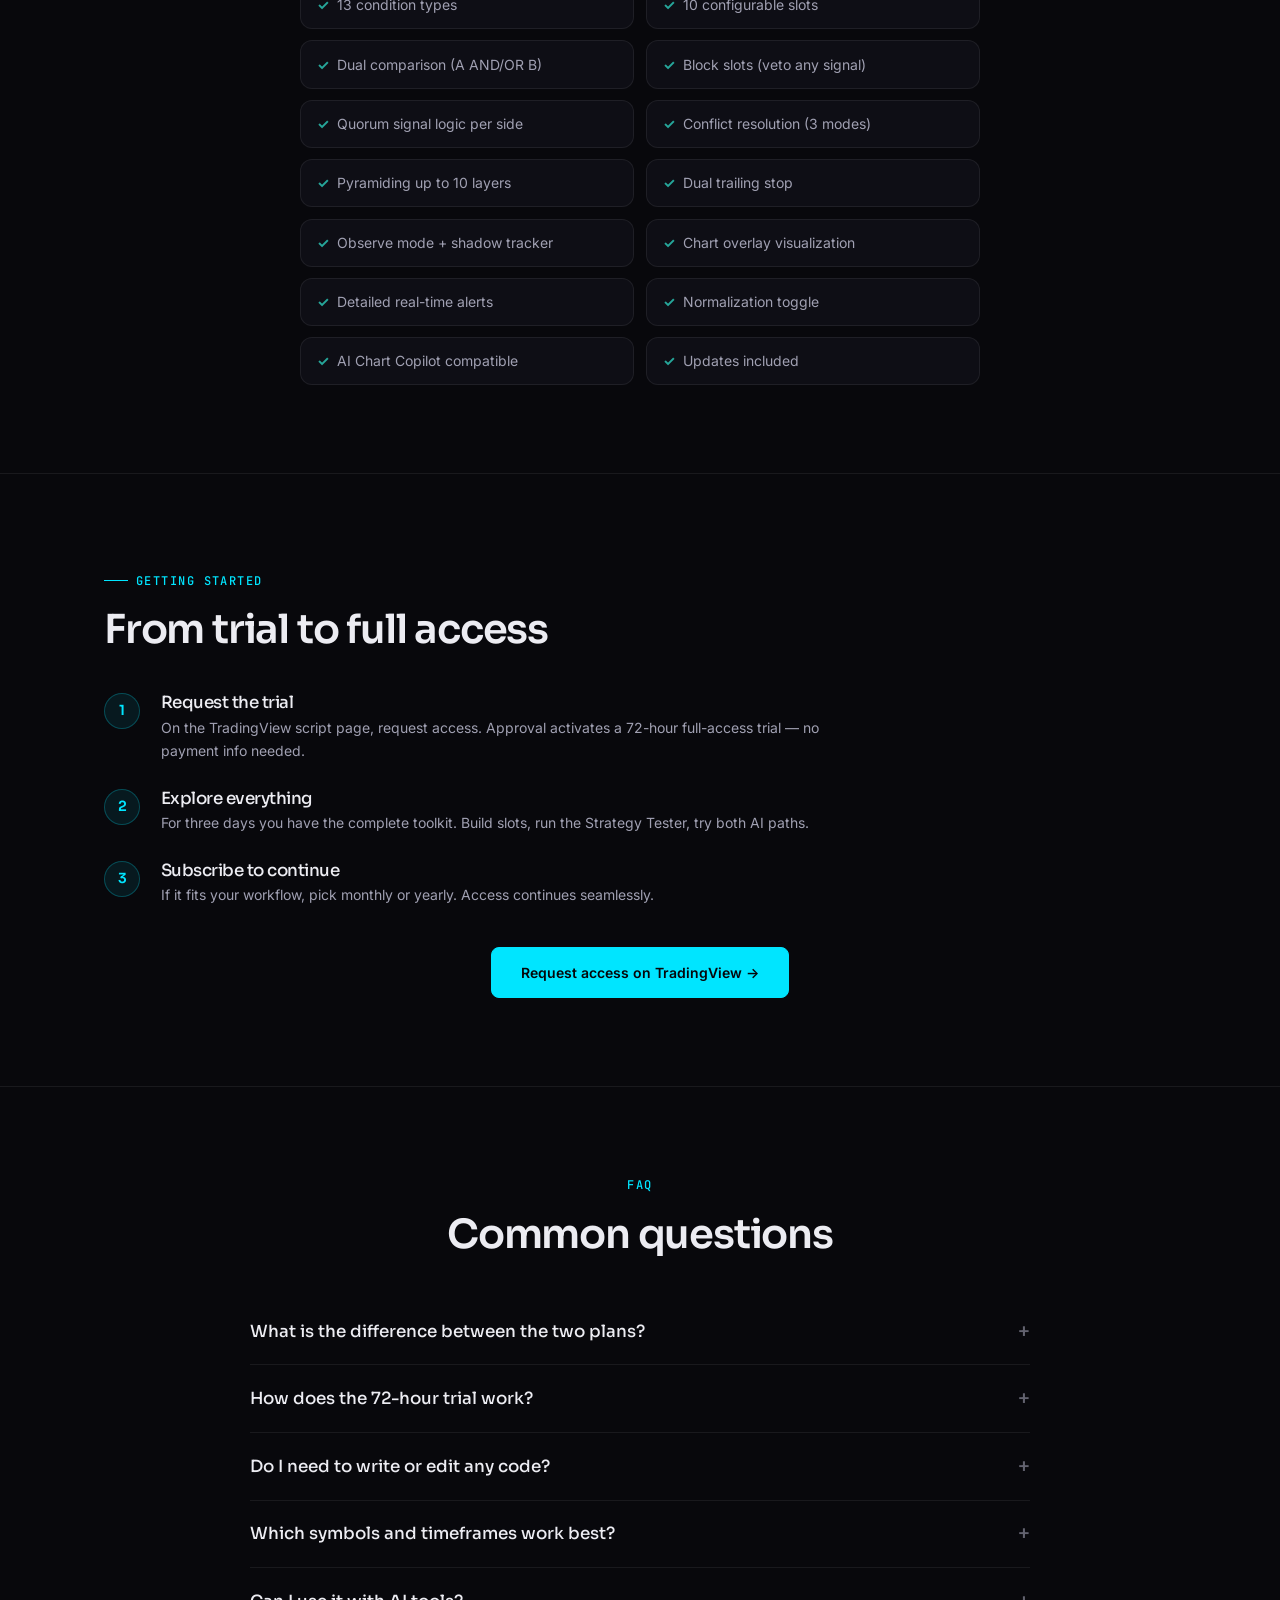
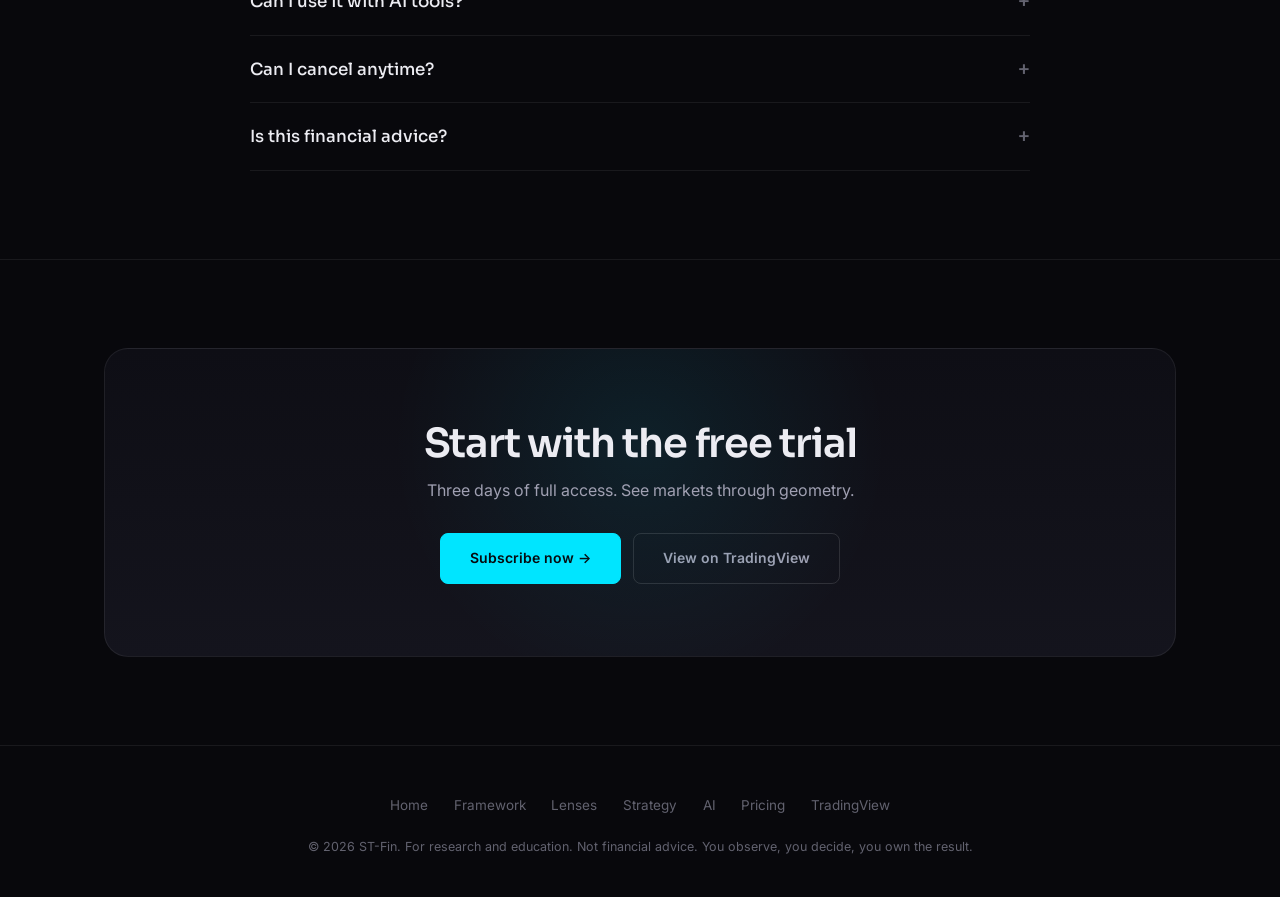
<file: pricing.html>
<!DOCTYPE html>
<html lang="en">
<head>
<meta charset="UTF-8">
<meta name="viewport" content="width=device-width, initial-scale=1.0">
<meta name="description" content="ST-Fin pricing: $10/month or $100/year. Both plans include every feature. 10 slots, 13 conditions, 67 variables. 72-hour free trial, no credit card required.">
<title>Pricing · ST-Fin</title>
<link rel="stylesheet" href="style.css">
</head>
<body>

<nav class="nav">
  <div class="nav-in">
    <a href="index.html" class="nav-logo"><b>ST-Fin</b></a>
    <button class="nav-tg" onclick="document.querySelector('.nav-links').classList.toggle('open')" aria-label="Menu">&#9776;</button>
    <div class="nav-links">
      <a href="index.html">Home</a>
      <a href="framework.html">Framework</a>
      <a href="lenses.html">Lenses</a>
      <a href="strategy.html">Strategy</a>
      <a href="ai.html">AI</a>
      <a href="pricing.html" class="nav-cta">Get Access</a>
    </div>
  </div>
</nav>
<div class="spacer"></div>

<section class="hero" style="padding-bottom:1.5rem">
  <div class="wrap">
    <span class="eyebrow">Pricing</span>
    <h1 style="font-size:clamp(2rem,5vw,3.2rem)">One product,<br><span class="grad">two plans</span></h1>
    <p class="lead" style="margin:1.2rem auto 0">Both plans unlock every feature. The only difference is the billing cycle &mdash; yearly simply costs less per month.</p>
  </div>
</section>

<!-- ═══ Price cards ═══ -->
<section class="sec" style="padding-top:1rem">
  <div class="wrap">
    <div class="prices">
      <div class="price">
        <div class="pname">Monthly</div>
        <div class="pnum">$10</div>
        <div class="pper">per month</div>
        <a class="pbtn" href="https://ata-sabanci.github.io/st-fin/buy.html">Subscribe monthly</a>
      </div>
      <div class="price feat">
        <div class="ribbon">Save $20 a year</div>
        <div class="pname">Yearly</div>
        <div class="pnum">$100</div>
        <div class="pper">per year &middot; $8.33/mo</div>
        <a class="pbtn" href="https://ata-sabanci.github.io/st-fin/buy.html">Subscribe yearly</a>
      </div>
    </div>
    <p class="muted" style="text-align:center;font-size:13.5px;margin-top:1.5rem">72-hour free trial with full access. No credit card required. Cancel anytime.</p>

    <div class="grid g2" style="margin-top:2.5rem">
      <div class="card" style="text-align:center">
        <h3>&#x1F1F9;&#x1F1F7; Turkey (Shopier)</h3>
        <p style="font-size:13.5px;color:var(--tx-2);margin-bottom:1rem">If you have access to the Turkish banking system, you can subscribe through Shopier.</p>
        <div style="display:flex;flex-direction:column;gap:.6rem">
          <a href="https://www.shopier.com/ata_sabanci/47617968" class="btn btn-gh" style="font-size:13px">Subscribe monthly &rarr;</a>
          <a href="https://www.shopier.com/ata_sabanci/47618119" class="btn btn-gh" style="font-size:13px">Subscribe yearly &rarr;</a>
        </div>
      </div>
      <div class="card" style="text-align:center">
        <h3>&#x1F30D; International (PayPal)</h3>
        <p style="font-size:13.5px;color:var(--tx-2);margin-bottom:1rem">For users outside Turkey, payments are accepted through PayPal. Include your TradingView username in the note.</p>
        <p style="font-family:var(--f-mono);font-size:14px;color:var(--cyan);margin-bottom:.8rem">ata.sabanci@outlook.com</p>
        <a href="https://www.tradingview.com/u/ata_sabanci/" class="btn btn-gh" style="font-size:13px">Or message on TradingView &rarr;</a>
      </div>
    </div>
  </div>
</section>

<!-- ═══ Everything included ═══ -->
<section class="sec sec-line">
  <div class="wrap">
    <span class="eyebrow" style="display:block;text-align:center">Included in both plans</span>
    <h2 style="text-align:center;margin-bottom:2.5rem">The same complete toolkit</h2>
    <div class="incl">
      <div class="i"><span class="ck">&#x2713;</span> 5 triangle types, 20 geometric lenses</div>
      <div class="i"><span class="ck">&#x2713;</span> 14 classic oscillators with MAs</div>
      <div class="i"><span class="ck">&#x2713;</span> Intrabar buy / sell / total volume</div>
      <div class="i"><span class="ck">&#x2713;</span> 7 price series</div>
      <div class="i"><span class="ck">&#x2713;</span> 13 condition types</div>
      <div class="i"><span class="ck">&#x2713;</span> 10 configurable slots</div>
      <div class="i"><span class="ck">&#x2713;</span> Dual comparison (A AND/OR B)</div>
      <div class="i"><span class="ck">&#x2713;</span> Block slots (veto any signal)</div>
      <div class="i"><span class="ck">&#x2713;</span> Quorum signal logic per side</div>
      <div class="i"><span class="ck">&#x2713;</span> Conflict resolution (3 modes)</div>
      <div class="i"><span class="ck">&#x2713;</span> Pyramiding up to 10 layers</div>
      <div class="i"><span class="ck">&#x2713;</span> Dual trailing stop</div>
      <div class="i"><span class="ck">&#x2713;</span> Observe mode + shadow tracker</div>
      <div class="i"><span class="ck">&#x2713;</span> Chart overlay visualization</div>
      <div class="i"><span class="ck">&#x2713;</span> Detailed real-time alerts</div>
      <div class="i"><span class="ck">&#x2713;</span> Normalization toggle</div>
      <div class="i"><span class="ck">&#x2713;</span> AI Chart Copilot compatible</div>
      <div class="i"><span class="ck">&#x2713;</span> Updates included</div>
    </div>
  </div>
</section>

<!-- ═══ How to get access ═══ -->
<section class="sec sec-line">
  <div class="wrap">
    <span class="eyebrow">Getting started</span>
    <h2>From trial to full access</h2>
    <div class="steps" style="margin-top:2.5rem;max-width:760px">
      <div class="step"><div class="step-content"><h4>Request the trial</h4><p>On the TradingView script page, request access. Approval activates a 72-hour full-access trial &mdash; no payment info needed.</p></div></div>
      <div class="step"><div class="step-content"><h4>Explore everything</h4><p>For three days you have the complete toolkit. Build slots, run the Strategy Tester, try both AI paths.</p></div></div>
      <div class="step"><div class="step-content"><h4>Subscribe to continue</h4><p>If it fits your workflow, pick monthly or yearly. Access continues seamlessly.</p></div></div>
    </div>
    <div style="text-align:center;margin-top:2.5rem">
      <a href="https://www.tradingview.com/script/7VaVDKeE-Smart-Trader-Final-Episode-AI-Assisting-Geometric-Strategy/" class="btn btn-pri">Request access on TradingView &rarr;</a>
    </div>
  </div>
</section>

<!-- ═══ FAQ ═══ -->
<section class="sec sec-line">
  <div class="wrap">
    <span class="eyebrow" style="display:block;text-align:center">FAQ</span>
    <h2 style="text-align:center;margin-bottom:2.5rem">Common questions</h2>
    <div class="faq">
      <div class="faq-i"><button class="faq-q" onclick="this.parentElement.classList.toggle('open')">What is the difference between the two plans?<span class="faq-ar">+</span></button><div class="faq-a"><div class="faq-a-in">None in features &mdash; both plans include every single feature. The only difference is the billing cycle. Yearly works out to $8.33 per month, saving you $20 over twelve months.</div></div></div>
      <div class="faq-i"><button class="faq-q" onclick="this.parentElement.classList.toggle('open')">How does the 72-hour trial work?<span class="faq-ar">+</span></button><div class="faq-a"><div class="faq-a-in">Request access on the TradingView script page. Once approved, you get full, unrestricted access for 72 hours. No credit card, no commitment.</div></div></div>
      <div class="faq-i"><button class="faq-q" onclick="this.parentElement.classList.toggle('open')">Do I need to write or edit any code?<span class="faq-ar">+</span></button><div class="faq-a"><div class="faq-a-in">No. Everything is configured through TradingView's settings panel &mdash; pick variables, set conditions, adjust thresholds. Zero coding.</div></div></div>
      <div class="faq-i"><button class="faq-q" onclick="this.parentElement.classList.toggle('open')">Which symbols and timeframes work best?<span class="faq-ar">+</span></button><div class="faq-a"><div class="faq-a-in">Any symbol TradingView supports &mdash; crypto, forex, stocks, commodities, indices. The ICS normalization makes readings scale-independent, so the same settings carry meaning across instruments. Daily and 4H are good starting points.</div></div></div>
      <div class="faq-i"><button class="faq-q" onclick="this.parentElement.classList.toggle('open')">Can I use it with AI tools?<span class="faq-ar">+</span></button><div class="faq-a"><div class="faq-a-in">Yes. TradingView's AI Chart Copilot reads your chart directly, or you can export CSV and upload to ChatGPT, Claude, or Gemini. See the AI page for ready-to-use prompts.</div></div></div>
      <div class="faq-i"><button class="faq-q" onclick="this.parentElement.classList.toggle('open')">Can I cancel anytime?<span class="faq-ar">+</span></button><div class="faq-a"><div class="faq-a-in">Yes. Both monthly and yearly subscriptions can be cancelled at any time, and you keep access through the end of your current billing period.</div></div></div>
      <div class="faq-i"><button class="faq-q" onclick="this.parentElement.classList.toggle('open')">Is this financial advice?<span class="faq-ar">+</span></button><div class="faq-a"><div class="faq-a-in">No. ST-Fin is a research and analysis tool. It does not predict the future or guarantee results. You observe, you decide, and you own the outcome of your own trades.</div></div></div>
    </div>
  </div>
</section>

<!-- ═══ CTA ═══ -->
<section class="sec sec-line">
  <div class="wrap">
    <div class="cta">
      <h2>Start with the free trial</h2>
      <p class="muted" style="position:relative">Three days of full access. See markets through geometry.</p>
      <div class="btn-row" style="margin-top:1.8rem">
        <a href="https://ata-sabanci.github.io/st-fin/buy.html" class="btn btn-pri">Subscribe now &rarr;</a>
        <a href="https://www.tradingview.com/script/7VaVDKeE-Smart-Trader-Final-Episode-AI-Assisting-Geometric-Strategy/" class="btn btn-gh">View on TradingView</a>
      </div>
    </div>
  </div>
</section>

<footer class="footer">
  <div class="wrap">
    <div class="foot-links">
      <a href="index.html">Home</a><a href="framework.html">Framework</a><a href="lenses.html">Lenses</a><a href="strategy.html">Strategy</a><a href="ai.html">AI</a><a href="pricing.html">Pricing</a>
      <a href="https://www.tradingview.com/script/7VaVDKeE-Smart-Trader-Final-Episode-AI-Assisting-Geometric-Strategy/">TradingView</a>
    </div>
    <p>&copy; 2026 ST-Fin. For research and education. Not financial advice. You observe, you decide, you own the result.</p>
  </div>
</footer>

<script>
const io=new IntersectionObserver(es=>es.forEach(e=>{if(e.isIntersecting)e.target.classList.add('in')}),{threshold:.1});
document.querySelectorAll('.price,.step,.i').forEach(el=>{el.classList.add('reveal');io.observe(el)});
</script>
</body>
</html>
</file>
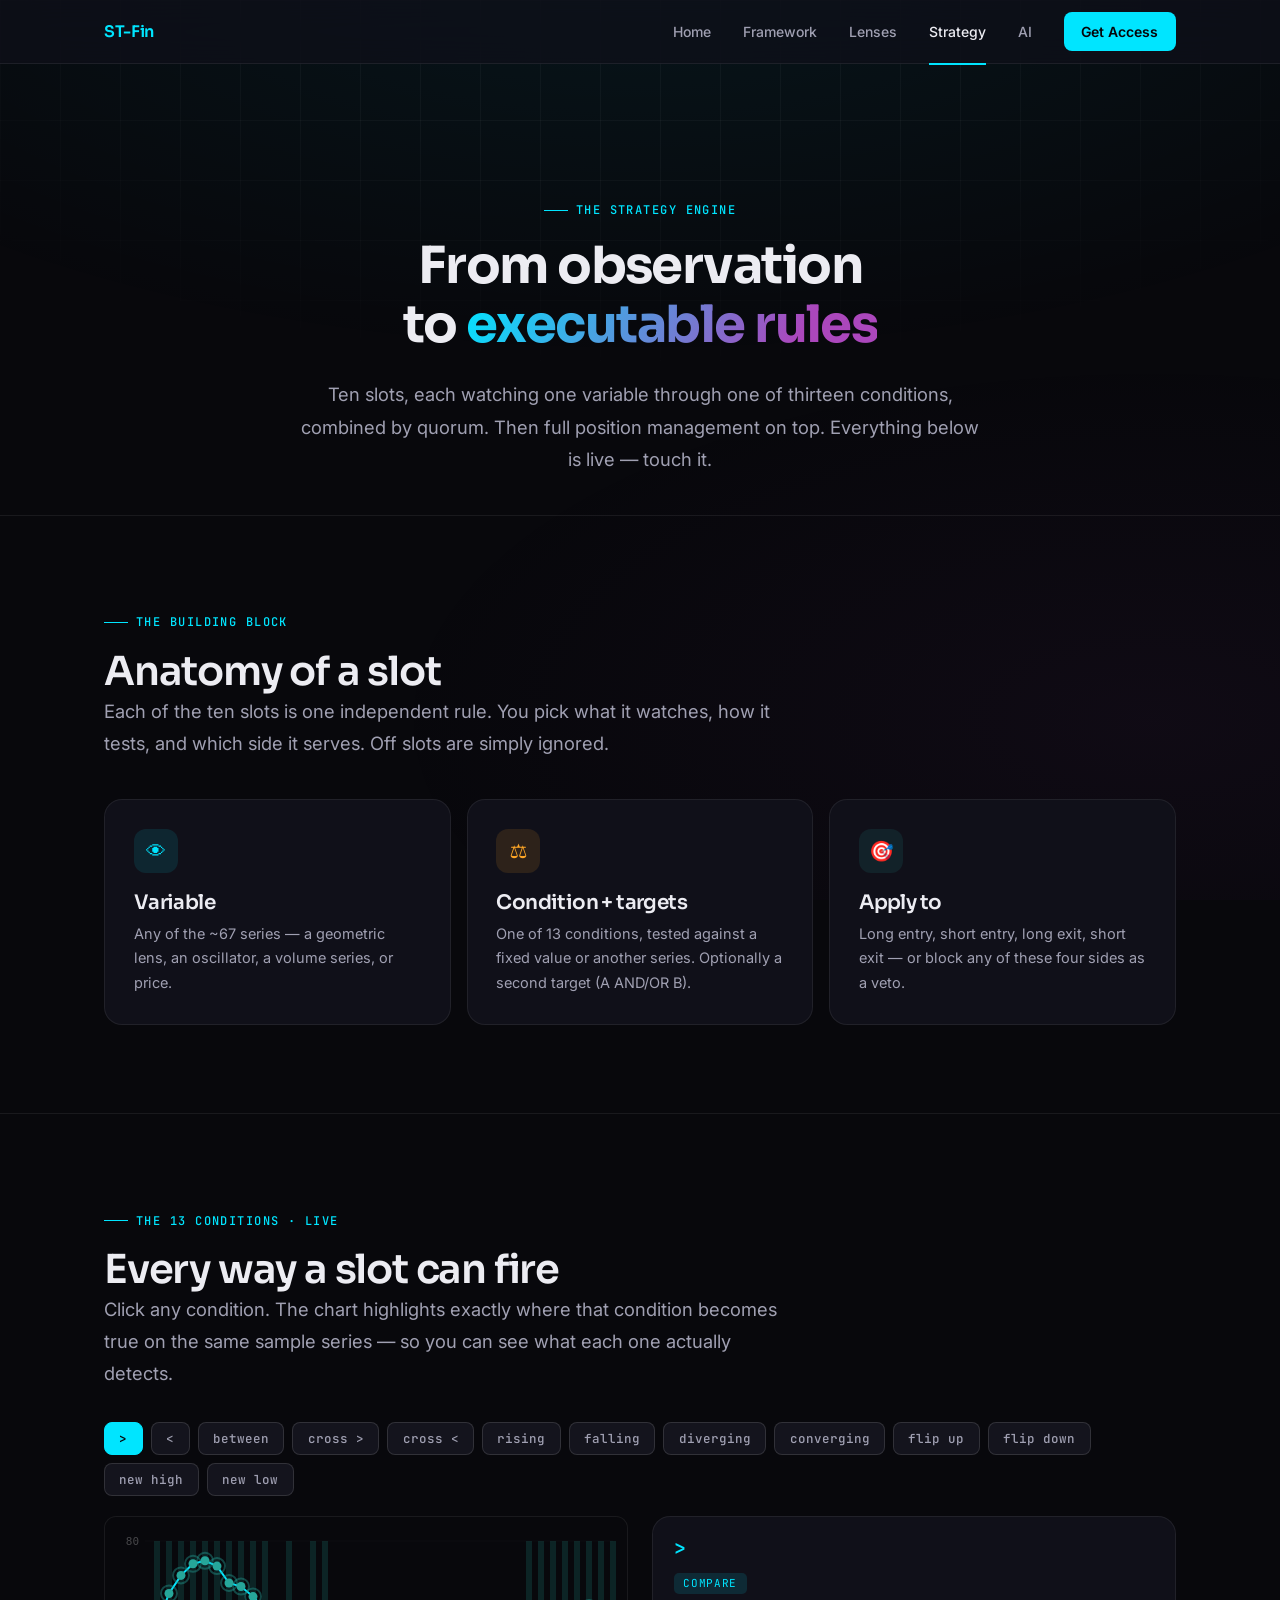
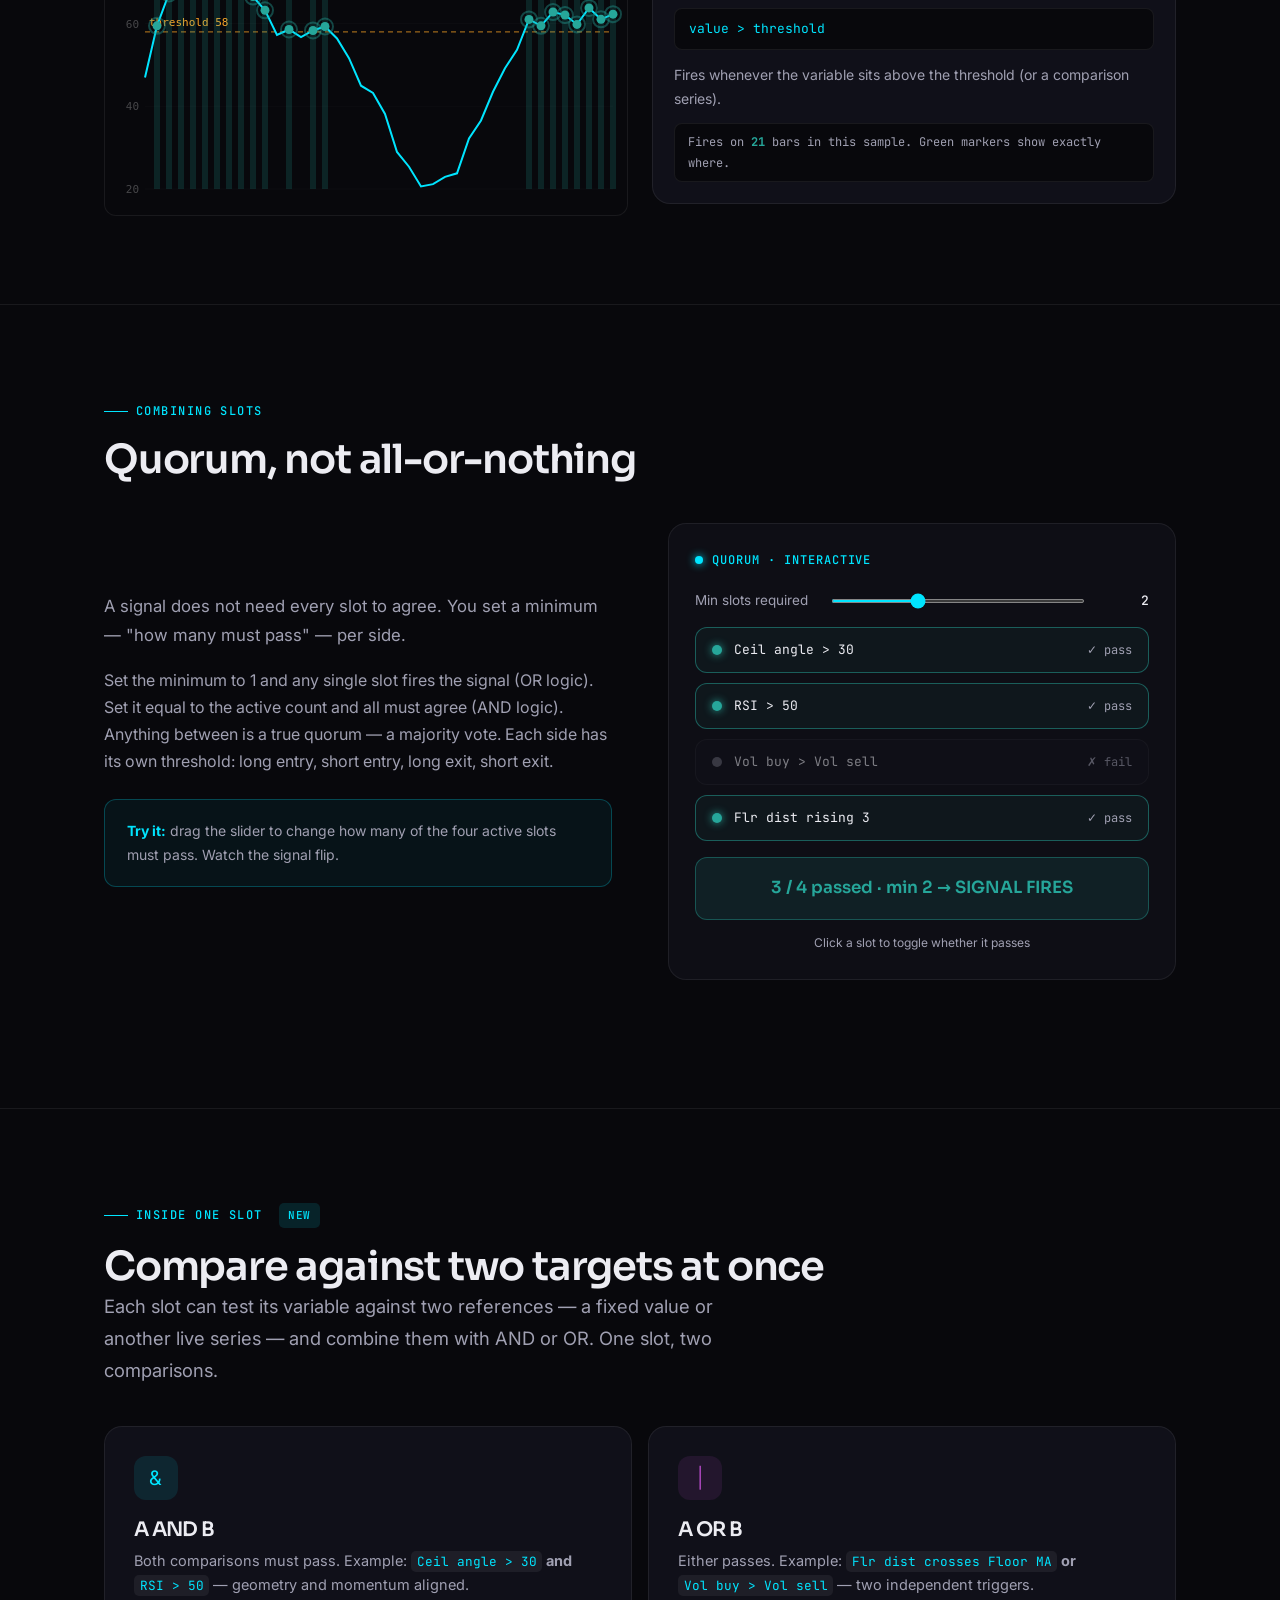
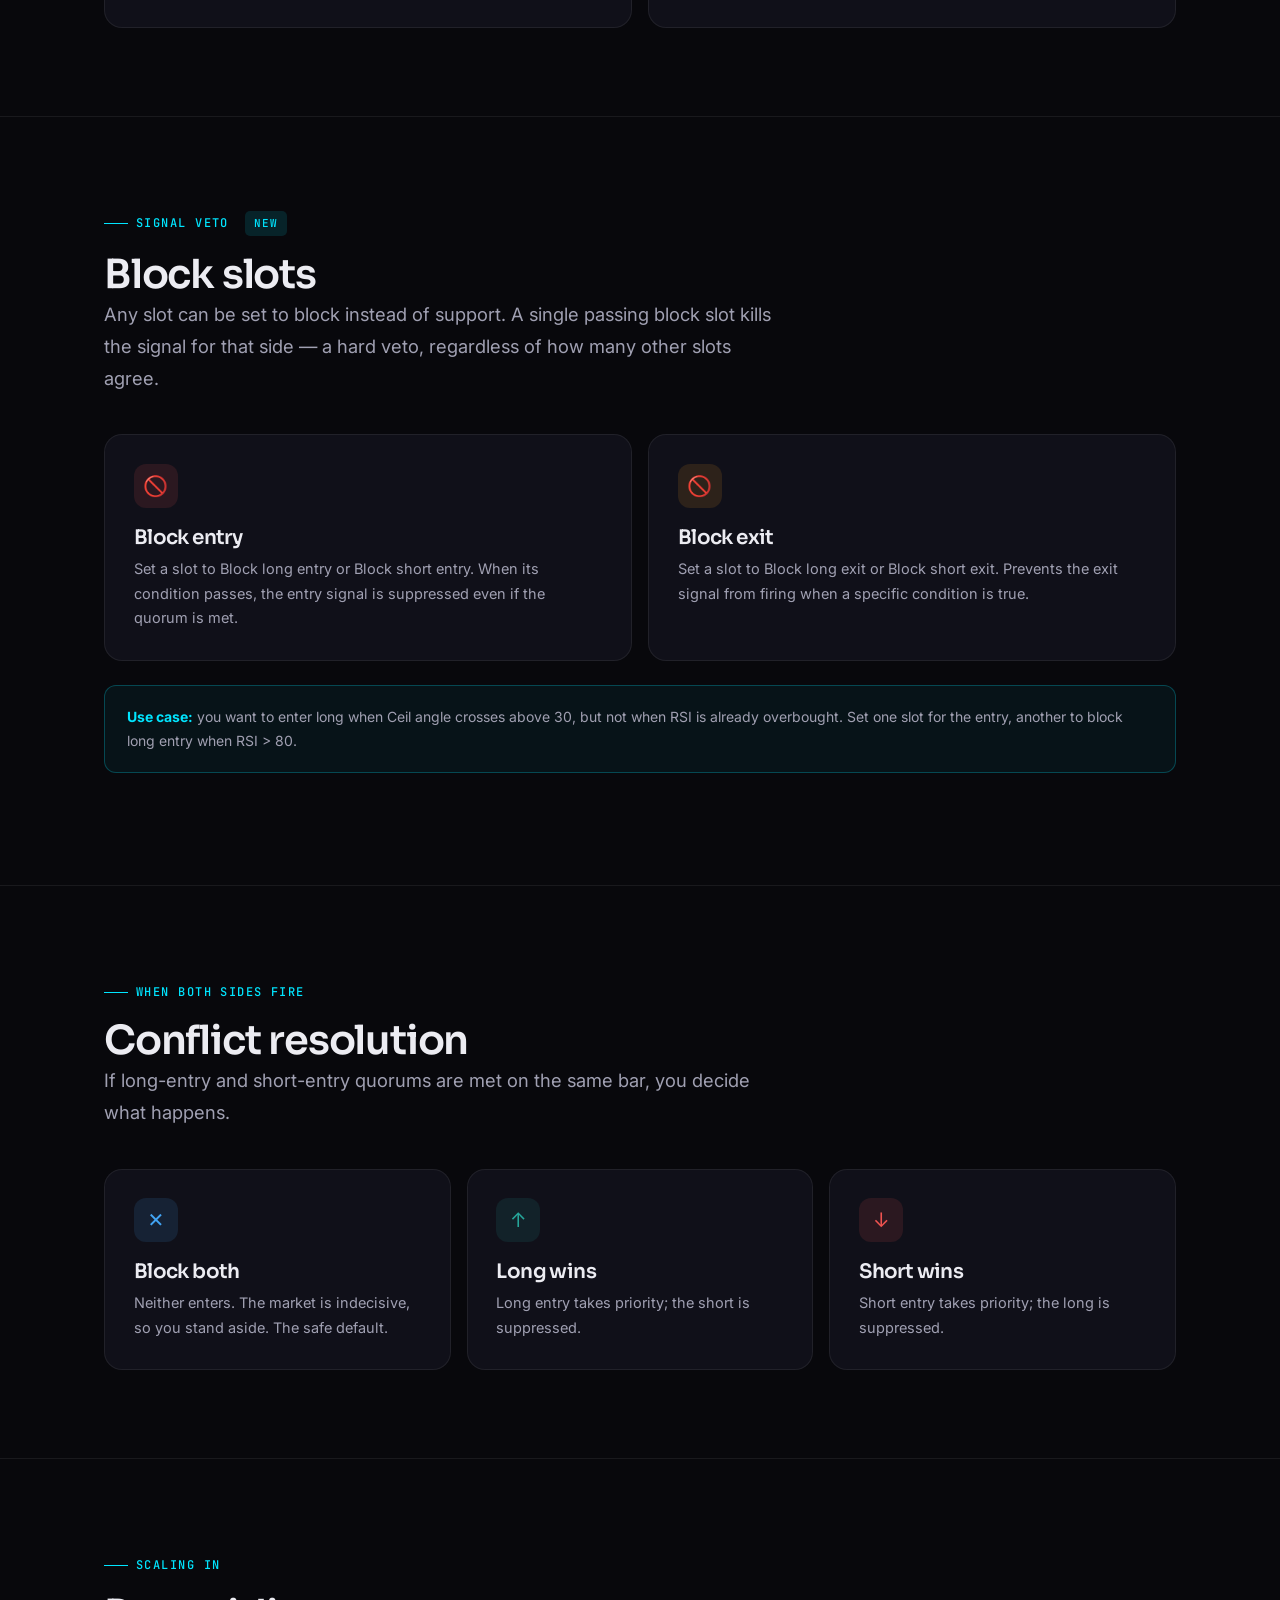
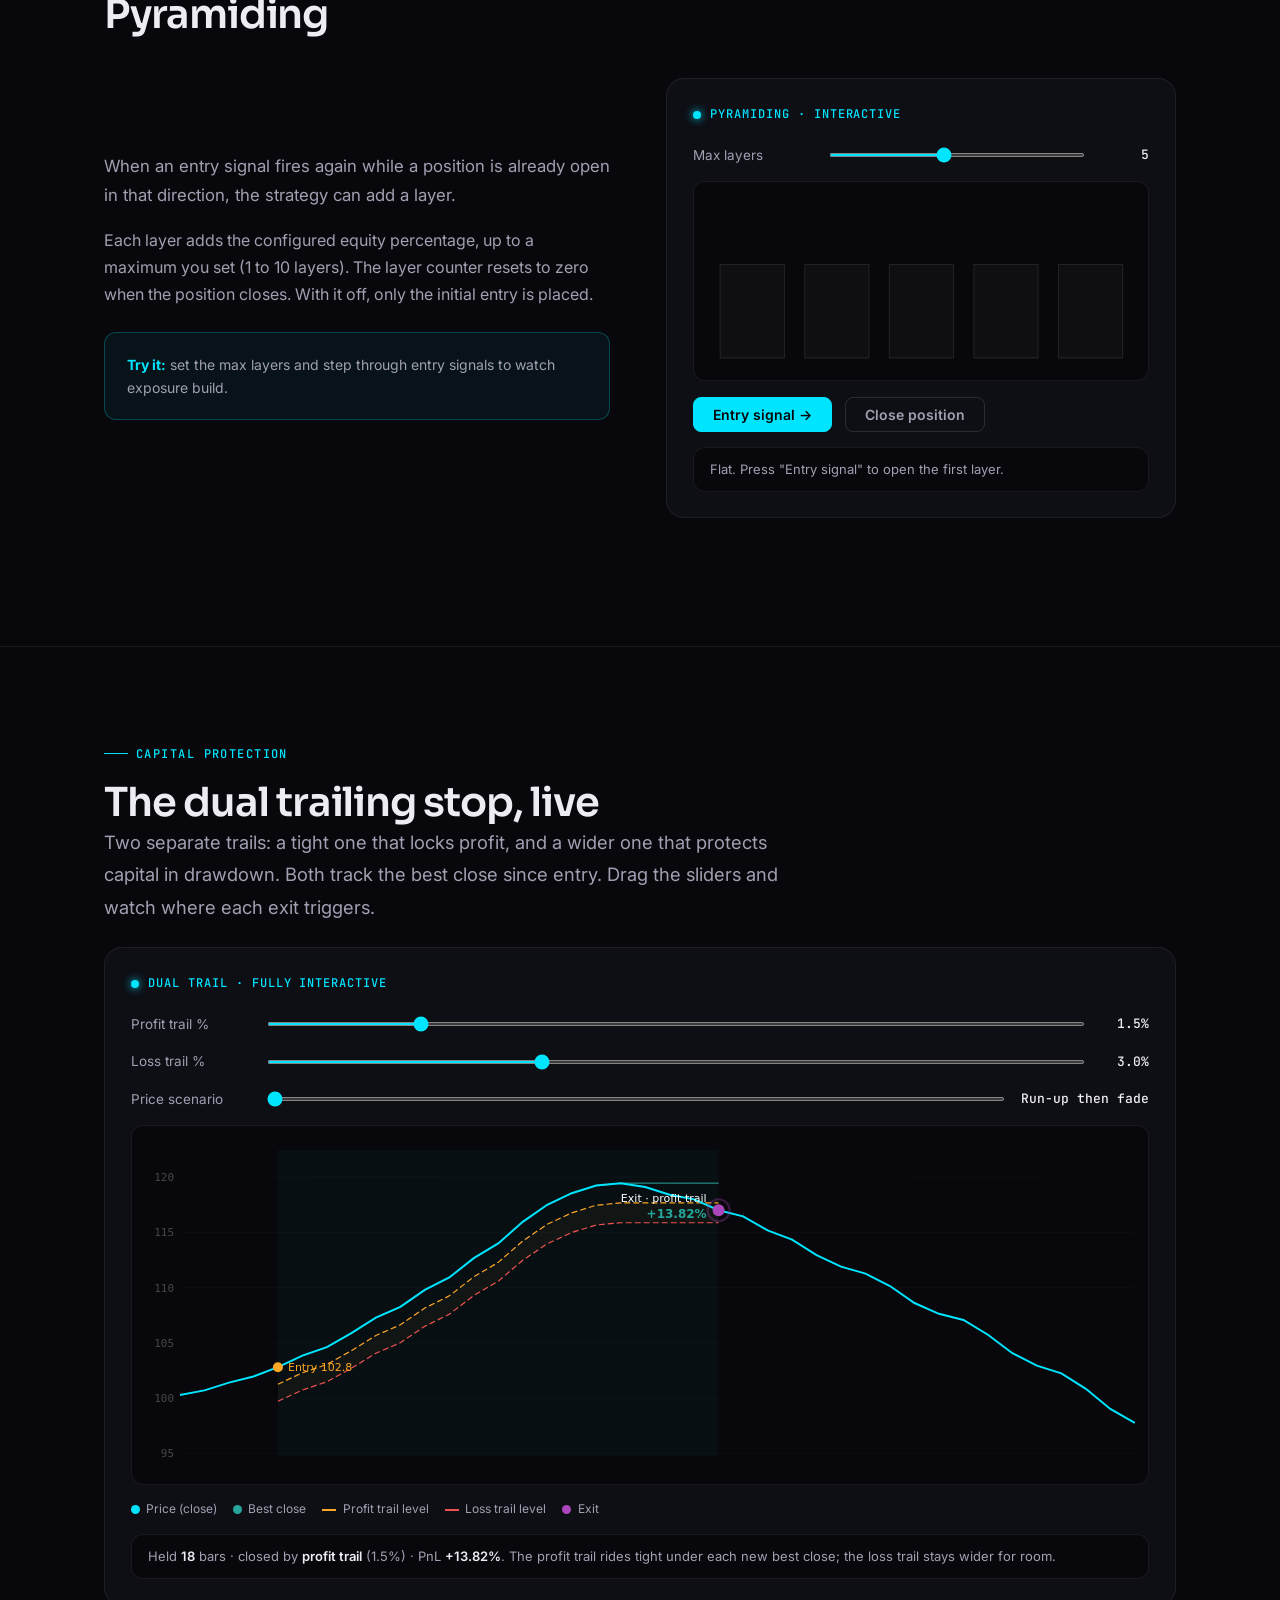
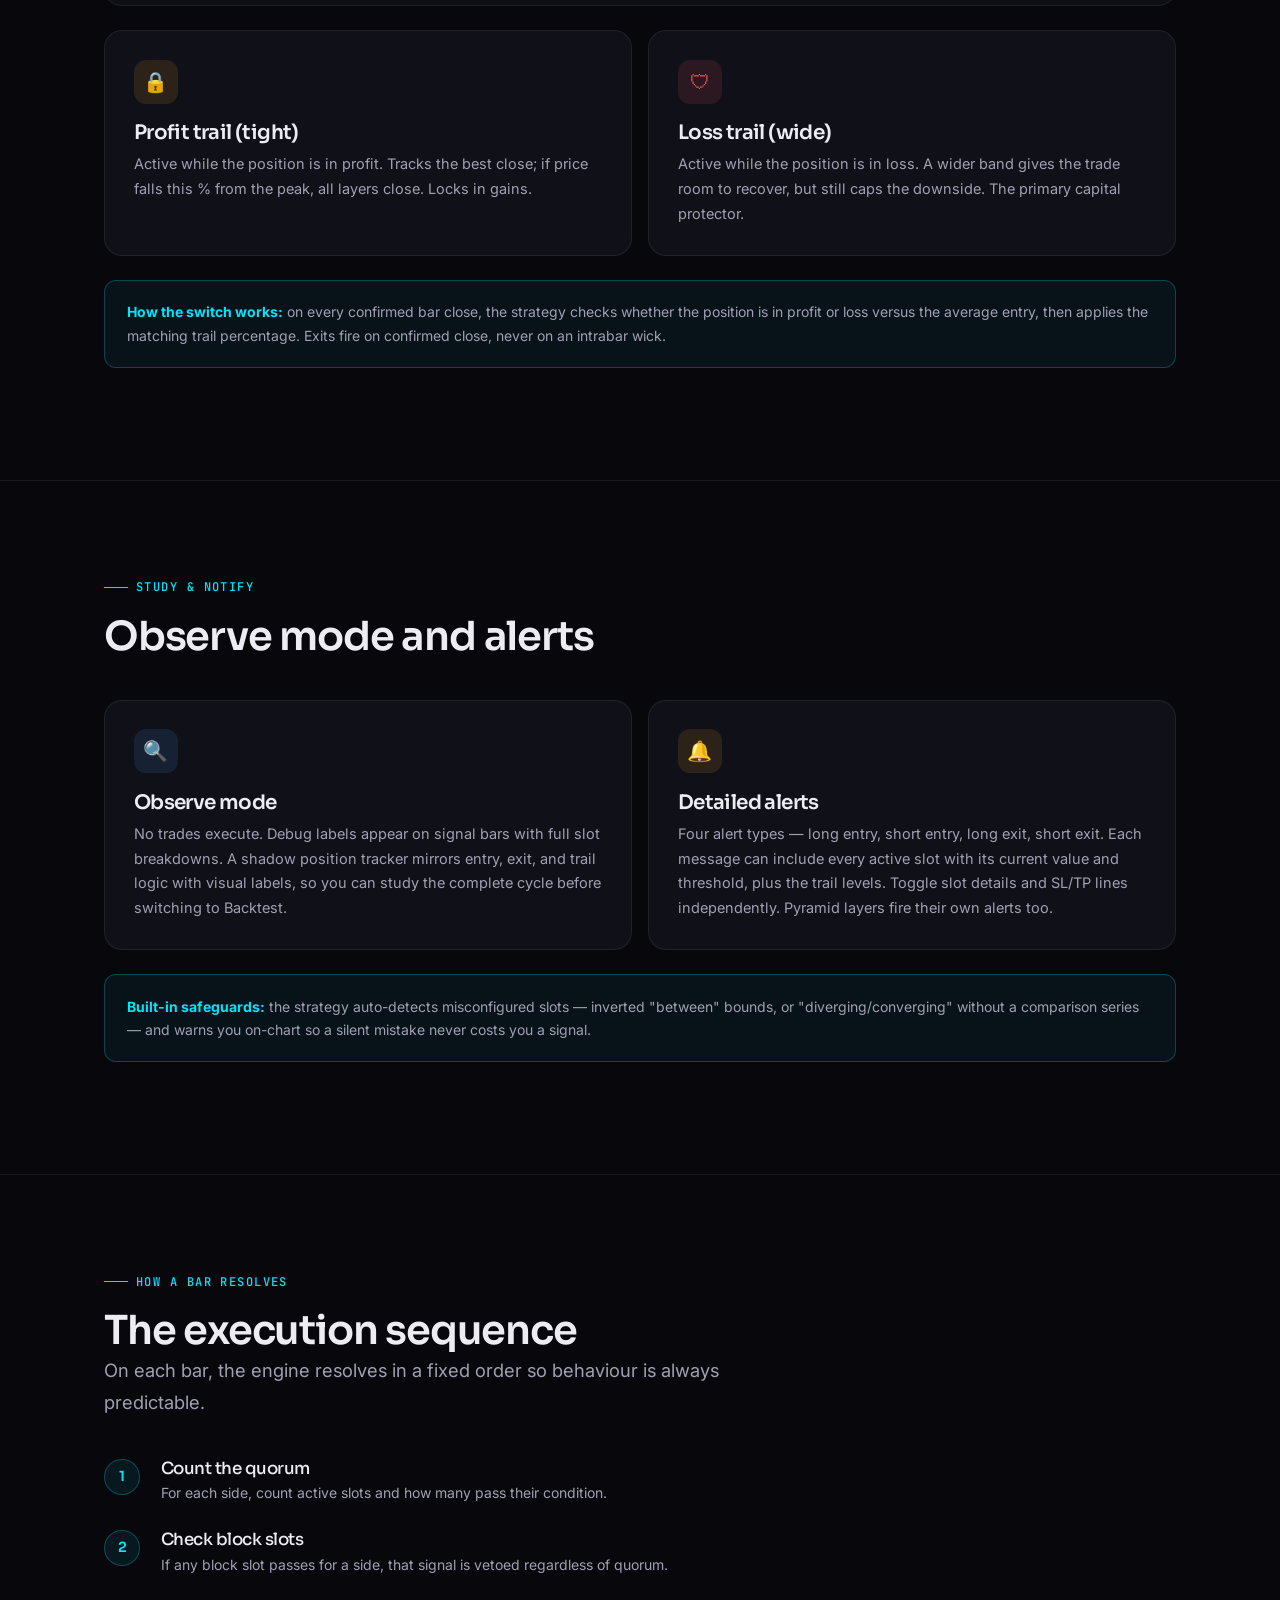
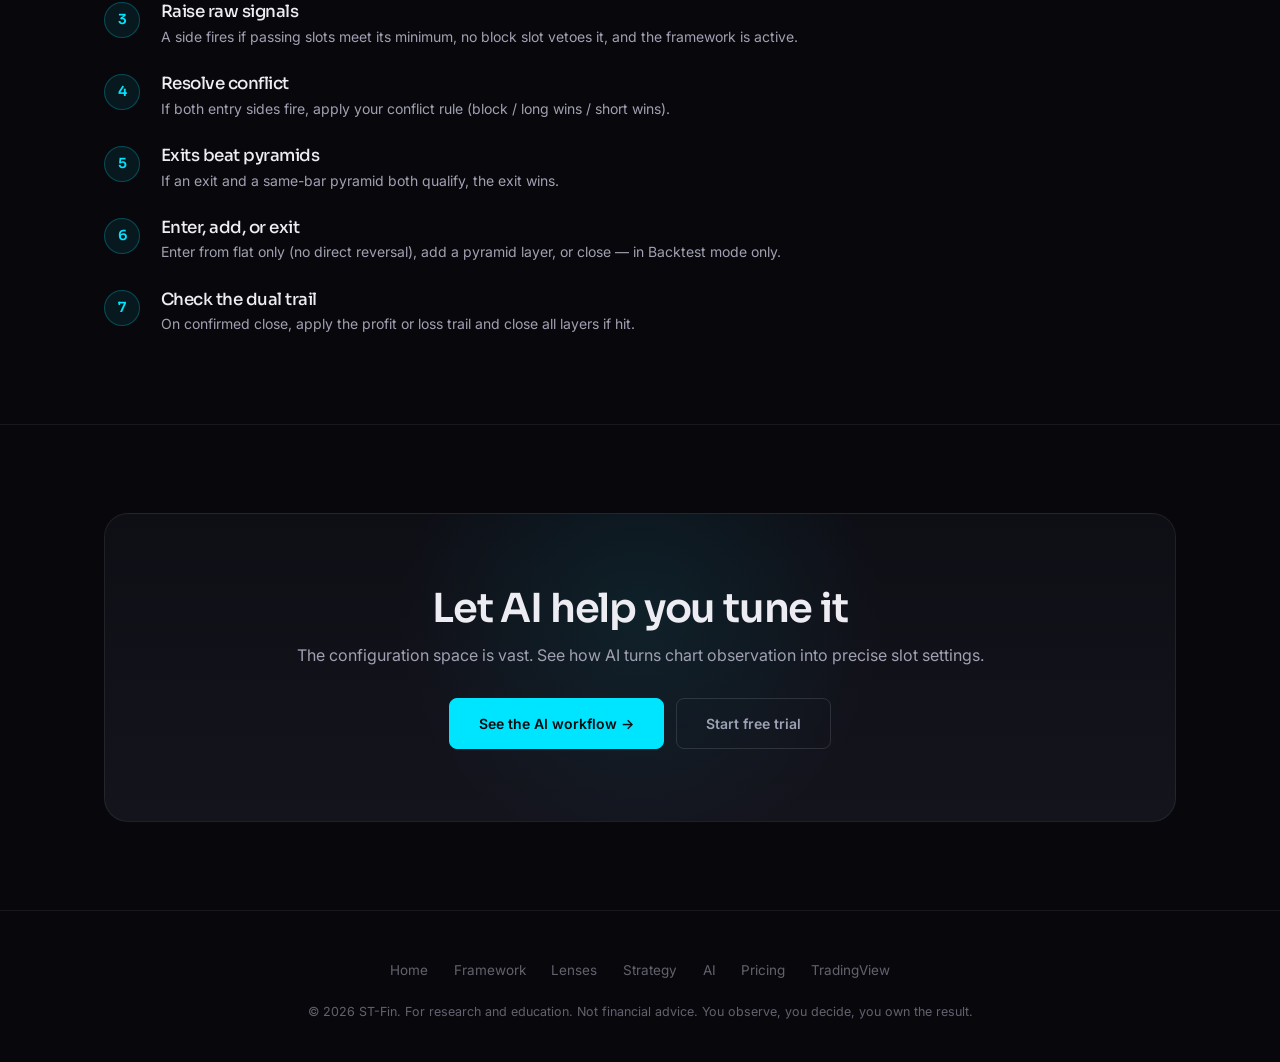
<file: strategy.html>
<!DOCTYPE html>
<html lang="en">
<head>
<meta charset="UTF-8">
<meta name="viewport" content="width=device-width, initial-scale=1.0">
<meta name="description" content="The ST-Fin strategy engine: 10 slots, 13 condition types, block/veto slots, quorum signals, dual comparison, conflict resolution, pyramiding, dual trailing stop, observe mode, and alerts — all interactive.">
<title>Strategy · ST-Fin</title>
<link rel="stylesheet" href="style.css">
<style>
.cond-demo{display:grid;grid-template-columns:1fr 1fr;gap:1.5rem;align-items:start}
@media(max-width:760px){.cond-demo{grid-template-columns:1fr}}
.cond-canvas{position:relative;width:100%;height:300px;border-radius:var(--r-m);overflow:hidden;background:var(--bg);border:1px solid var(--bd)}
.cond-info{padding:1.3rem;background:var(--bg-card);border:1px solid var(--bd);border-radius:var(--r-l)}
.cond-info .formula{font-family:var(--f-mono);font-size:13px;color:var(--cyan);background:var(--bg);border:1px solid var(--bd);border-radius:var(--r-s);padding:.6rem .9rem;margin:.8rem 0;line-height:1.6}
.cond-info h3{font-family:var(--f-display);margin-bottom:.5rem;display:flex;align-items:center;gap:.5rem}
.cond-info p{font-size:14px;color:var(--tx-2);line-height:1.7}
.cond-cat{font-family:var(--f-mono);font-size:11px;letter-spacing:.06em;text-transform:uppercase;padding:.2rem .6rem;border-radius:5px;background:rgba(0,229,255,.12);color:var(--cyan)}
.fire-count{font-family:var(--f-mono);font-size:12px;color:var(--tx-2);margin-top:.8rem;padding:.5rem .8rem;background:var(--bg);border-radius:var(--r-s);border:1px solid var(--bd)}
.fire-count b{color:var(--green)}
.quorum-box{display:flex;flex-direction:column;gap:.6rem}
.slot-vis{display:flex;align-items:center;gap:.8rem;padding:.7rem 1rem;background:var(--bg-card);border:1px solid var(--bd);border-radius:var(--r-m);transition:all .3s}
.slot-vis.pass{border-color:rgba(38,166,154,.5);background:rgba(38,166,154,.06)}
.slot-vis.fail{opacity:.5}
.slot-vis .ind{width:10px;height:10px;border-radius:50%;flex-shrink:0;background:var(--tx-3)}
.slot-vis.pass .ind{background:var(--green);box-shadow:0 0 8px var(--green)}
.slot-vis .nm{font-family:var(--f-mono);font-size:13px;color:var(--tx);flex:1}
.slot-vis .st{font-family:var(--f-mono);font-size:12px;color:var(--tx-2)}
.quorum-result{margin-top:1rem;padding:1rem 1.2rem;border-radius:var(--r-m);font-family:var(--f-display);font-weight:600;text-align:center;font-size:1.05rem;transition:all .3s}
.quorum-result.fire{background:rgba(38,166,154,.12);color:var(--green);border:1px solid rgba(38,166,154,.4)}
.quorum-result.nofire{background:var(--bg-2);color:var(--tx-2);border:1px solid var(--bd)}
</style>
</head>
<body>

<nav class="nav">
  <div class="nav-in">
    <a href="index.html" class="nav-logo"><b>ST-Fin</b></a>
    <button class="nav-tg" onclick="document.querySelector('.nav-links').classList.toggle('open')" aria-label="Menu">&#9776;</button>
    <div class="nav-links">
      <a href="index.html">Home</a>
      <a href="framework.html">Framework</a>
      <a href="lenses.html">Lenses</a>
      <a href="strategy.html" class="on">Strategy</a>
      <a href="ai.html">AI</a>
      <a href="pricing.html" class="nav-cta">Get Access</a>
    </div>
  </div>
</nav>
<div class="spacer"></div>

<section class="hero" style="padding-bottom:2.5rem">
  <div class="wrap">
    <span class="eyebrow">The strategy engine</span>
    <h1 style="font-size:clamp(2rem,5vw,3.2rem)">From observation<br>to <span class="grad">executable rules</span></h1>
    <p class="lead" style="margin:1.2rem auto 0">Ten slots, each watching one variable through one of thirteen conditions, combined by quorum. Then full position management on top. Everything below is live &mdash; touch it.</p>
  </div>
</section>

<!-- ═══ Slot anatomy ═══ -->
<section class="sec sec-line">
  <div class="wrap">
    <span class="eyebrow">The building block</span>
    <h2>Anatomy of a slot</h2>
    <p class="lead">Each of the ten slots is one independent rule. You pick what it watches, how it tests, and which side it serves. Off slots are simply ignored.</p>
    <div class="grid g3" style="margin-top:2.5rem">
      <div class="card"><div class="ico ico-cyan">&#x1F441;</div><h3>Variable</h3><p>Any of the ~67 series &mdash; a geometric lens, an oscillator, a volume series, or price.</p></div>
      <div class="card"><div class="ico ico-amber">&#x2696;</div><h3>Condition + targets</h3><p>One of 13 conditions, tested against a fixed value or another series. Optionally a second target (A AND/OR B).</p></div>
      <div class="card"><div class="ico ico-green">&#x1F3AF;</div><h3>Apply to</h3><p>Long entry, short entry, long exit, short exit &mdash; or block any of these four sides as a veto.</p></div>
    </div>
  </div>
</section>

<!-- ═══ 13 CONDITIONS LIVE ═══ -->
<section class="sec sec-line">
  <div class="wrap">
    <span class="eyebrow">The 13 conditions · live</span>
    <h2>Every way a slot can fire</h2>
    <p class="lead" style="margin-bottom:.5rem">Click any condition. The chart highlights exactly where that condition becomes true on the same sample series &mdash; so you can see what each one actually detects.</p>

    <div class="chips" id="cond-chips" style="margin-top:2rem"></div>

    <div class="cond-demo">
      <div class="cond-canvas"><canvas id="cond-canvas"></canvas></div>
      <div class="cond-info">
        <h3 id="ci-name">—</h3>
        <span class="cond-cat" id="ci-cat">—</span>
        <div class="formula" id="ci-formula">—</div>
        <p id="ci-desc">—</p>
        <div class="fire-count" id="ci-fire">—</div>
      </div>
    </div>
  </div>
</section>

<!-- ═══ Quorum ═══ -->
<section class="sec sec-line">
  <div class="wrap">
    <span class="eyebrow">Combining slots</span>
    <h2>Quorum, not all-or-nothing</h2>
    <div class="split">
      <div>
        <p class="lead" style="font-size:1.05rem">A signal does not need every slot to agree. You set a minimum &mdash; "how many must pass" &mdash; per side.</p>
        <p class="muted" style="margin-top:1rem">Set the minimum to 1 and any single slot fires the signal (OR logic). Set it equal to the active count and all must agree (AND logic). Anything between is a true quorum &mdash; a majority vote. Each side has its own threshold: long entry, short entry, long exit, short exit.</p>
        <div class="note"><b>Try it:</b> drag the slider to change how many of the four active slots must pass. Watch the signal flip.</div>
      </div>
      <div class="demo" style="margin:0">
        <div class="demo-head"><span class="dot"></span><b>Quorum · interactive</b></div>
        <div class="ctrl">
          <label>Min slots required</label>
          <input type="range" min="1" max="4" value="2" id="q-min">
          <span class="v" id="q-min-v">2</span>
        </div>
        <div class="quorum-box" id="q-slots"></div>
        <div class="quorum-result nofire" id="q-result">—</div>
        <p class="muted" style="font-size:12px;margin-top:.8rem;text-align:center">Click a slot to toggle whether it passes</p>
      </div>
    </div>
  </div>
</section>

<!-- ═══ Dual comparison ═══ -->
<section class="sec sec-line">
  <div class="wrap">
    <span class="eyebrow">Inside one slot <span class="tag tag-new" style="margin-left:.5rem">new</span></span>
    <h2>Compare against two targets at once</h2>
    <p class="lead">Each slot can test its variable against two references &mdash; a fixed value or another live series &mdash; and combine them with AND or OR. One slot, two comparisons.</p>
    <div class="grid g2" style="margin-top:2.5rem">
      <div class="card"><div class="ico ico-cyan">&amp;</div><h3>A AND B</h3><p>Both comparisons must pass. Example: <code>Ceil&nbsp;angle&nbsp;&gt;&nbsp;30</code> <b>and</b> <code>RSI&nbsp;&gt;&nbsp;50</code> &mdash; geometry and momentum aligned.</p></div>
      <div class="card"><div class="ico ico-purple">|</div><h3>A OR B</h3><p>Either passes. Example: <code>Flr&nbsp;dist&nbsp;crosses&nbsp;Floor&nbsp;MA</code> <b>or</b> <code>Vol&nbsp;buy&nbsp;&gt;&nbsp;Vol&nbsp;sell</code> &mdash; two independent triggers.</p></div>
    </div>
  </div>
</section>

<!-- ═══ Block slots ═══ -->
<section class="sec sec-line">
  <div class="wrap">
    <span class="eyebrow">Signal veto <span class="tag tag-new" style="margin-left:.5rem">new</span></span>
    <h2>Block slots</h2>
    <p class="lead">Any slot can be set to block instead of support. A single passing block slot kills the signal for that side &mdash; a hard veto, regardless of how many other slots agree.</p>
    <div class="grid g2" style="margin-top:2.5rem">
      <div class="card"><div class="ico ico-red">&#x1F6AB;</div><h3>Block entry</h3><p>Set a slot to Block long entry or Block short entry. When its condition passes, the entry signal is suppressed even if the quorum is met.</p></div>
      <div class="card"><div class="ico ico-amber">&#x1F6AB;</div><h3>Block exit</h3><p>Set a slot to Block long exit or Block short exit. Prevents the exit signal from firing when a specific condition is true.</p></div>
    </div>
    <div class="note"><b>Use case:</b> you want to enter long when Ceil angle crosses above 30, but not when RSI is already overbought. Set one slot for the entry, another to block long entry when RSI &gt; 80.</div>
  </div>
</section>

<!-- ═══ Conflict ═══ -->
<section class="sec sec-line">
  <div class="wrap">
    <span class="eyebrow">When both sides fire</span>
    <h2>Conflict resolution</h2>
    <p class="lead">If long-entry and short-entry quorums are met on the same bar, you decide what happens.</p>
    <div class="grid g3" style="margin-top:2.5rem">
      <div class="card"><div class="ico ico-blue">&#x2715;</div><h3>Block both</h3><p>Neither enters. The market is indecisive, so you stand aside. The safe default.</p></div>
      <div class="card"><div class="ico ico-green">&#x2191;</div><h3>Long wins</h3><p>Long entry takes priority; the short is suppressed.</p></div>
      <div class="card"><div class="ico ico-red">&#x2193;</div><h3>Short wins</h3><p>Short entry takes priority; the long is suppressed.</p></div>
    </div>
  </div>
</section>

<!-- ═══ Pyramiding ═══ -->
<section class="sec sec-line">
  <div class="wrap">
    <span class="eyebrow">Scaling in</span>
    <h2>Pyramiding</h2>
    <div class="split">
      <div>
        <p class="lead" style="font-size:1.05rem">When an entry signal fires again while a position is already open in that direction, the strategy can add a layer.</p>
        <p class="muted" style="margin-top:1rem">Each layer adds the configured equity percentage, up to a maximum you set (1 to 10 layers). The layer counter resets to zero when the position closes. With it off, only the initial entry is placed.</p>
        <div class="note"><b>Try it:</b> set the max layers and step through entry signals to watch exposure build.</div>
      </div>
      <div class="demo" style="margin:0">
        <div class="demo-head"><span class="dot"></span><b>Pyramiding · interactive</b></div>
        <div class="ctrl">
          <label>Max layers</label>
          <input type="range" min="1" max="10" value="5" id="p-max">
          <span class="v" id="p-max-v">5</span>
        </div>
        <div class="canvas-box" style="height:200px"><canvas id="p-canvas"></canvas></div>
        <div class="btn-row" style="margin-top:1rem;justify-content:flex-start">
          <button class="btn btn-pri" id="p-add" style="padding:.5rem 1.2rem">Entry signal &rarr;</button>
          <button class="btn btn-gh" id="p-close" style="padding:.5rem 1.2rem">Close position</button>
        </div>
        <div class="readout" id="p-readout">Flat. Press "Entry signal" to open the first layer.</div>
      </div>
    </div>
  </div>
</section>

<!-- ═══ DUAL TRAILING STOP (the requested centerpiece) ═══ -->
<section class="sec sec-line">
  <div class="wrap">
    <span class="eyebrow">Capital protection</span>
    <h2>The dual trailing stop, live</h2>
    <p class="lead" style="margin-bottom:.5rem">Two separate trails: a tight one that locks profit, and a wider one that protects capital in drawdown. Both track the best close since entry. Drag the sliders and watch where each exit triggers.</p>

    <div class="demo">
      <div class="demo-head"><span class="dot"></span><b>Dual trail · fully interactive</b></div>
      <div class="ctrl">
        <label>Profit trail %</label>
        <input type="range" min="0.5" max="6" step="0.1" value="1.5" id="t-tp">
        <span class="v" id="t-tp-v">1.5%</span>
      </div>
      <div class="ctrl">
        <label>Loss trail %</label>
        <input type="range" min="0.5" max="8" step="0.1" value="3.0" id="t-sl">
        <span class="v" id="t-sl-v">3.0%</span>
      </div>
      <div class="ctrl">
        <label>Price scenario</label>
        <input type="range" min="0" max="3" step="1" value="0" id="t-scn">
        <span class="v" id="t-scn-v">—</span>
      </div>
      <div class="canvas-box" style="height:360px"><canvas id="t-canvas"></canvas></div>
      <div class="legend">
        <span><span class="d" style="background:var(--cyan)"></span> Price (close)</span>
        <span><span class="d" style="background:var(--green)"></span> Best close</span>
        <span><span class="l" style="background:var(--amber)"></span> Profit trail level</span>
        <span><span class="l" style="background:var(--red)"></span> Loss trail level</span>
        <span><span class="d" style="background:var(--purple)"></span> Exit</span>
      </div>
      <div class="readout" id="t-readout">—</div>
    </div>

    <div class="grid g2" style="margin-top:1.5rem">
      <div class="card"><div class="ico ico-amber">&#x1F512;</div><h3>Profit trail (tight)</h3><p>Active while the position is in profit. Tracks the best close; if price falls this % from the peak, all layers close. Locks in gains.</p></div>
      <div class="card"><div class="ico ico-red">&#x1F6E1;</div><h3>Loss trail (wide)</h3><p>Active while the position is in loss. A wider band gives the trade room to recover, but still caps the downside. The primary capital protector.</p></div>
    </div>
    <div class="note"><b>How the switch works:</b> on every confirmed bar close, the strategy checks whether the position is in profit or loss versus the average entry, then applies the matching trail percentage. Exits fire on confirmed close, never on an intrabar wick.</div>
  </div>
</section>

<!-- ═══ Observe mode + alerts ═══ -->
<section class="sec sec-line">
  <div class="wrap">
    <span class="eyebrow">Study &amp; notify</span>
    <h2>Observe mode and alerts</h2>
    <div class="grid g2" style="margin-top:2.5rem">
      <div class="card"><div class="ico ico-blue">&#x1F50D;</div><h3>Observe mode</h3><p>No trades execute. Debug labels appear on signal bars with full slot breakdowns. A shadow position tracker mirrors entry, exit, and trail logic with visual labels, so you can study the complete cycle before switching to Backtest.</p></div>
      <div class="card"><div class="ico ico-amber">&#x1F514;</div><h3>Detailed alerts</h3><p>Four alert types &mdash; long entry, short entry, long exit, short exit. Each message can include every active slot with its current value and threshold, plus the trail levels. Toggle slot details and SL/TP lines independently. Pyramid layers fire their own alerts too.</p></div>
    </div>
    <div class="note"><b>Built-in safeguards:</b> the strategy auto-detects misconfigured slots &mdash; inverted "between" bounds, or "diverging/converging" without a comparison series &mdash; and warns you on-chart so a silent mistake never costs you a signal.</div>
  </div>
</section>

<!-- ═══ Order of operations ═══ -->
<section class="sec sec-line">
  <div class="wrap">
    <span class="eyebrow">How a bar resolves</span>
    <h2>The execution sequence</h2>
    <p class="lead">On each bar, the engine resolves in a fixed order so behaviour is always predictable.</p>
    <div class="steps" style="margin-top:2.5rem;max-width:760px">
      <div class="step"><div class="step-content"><h4>Count the quorum</h4><p>For each side, count active slots and how many pass their condition.</p></div></div>
      <div class="step"><div class="step-content"><h4>Check block slots</h4><p>If any block slot passes for a side, that signal is vetoed regardless of quorum.</p></div></div>
      <div class="step"><div class="step-content"><h4>Raise raw signals</h4><p>A side fires if passing slots meet its minimum, no block slot vetoes it, and the framework is active.</p></div></div>
      <div class="step"><div class="step-content"><h4>Resolve conflict</h4><p>If both entry sides fire, apply your conflict rule (block / long wins / short wins).</p></div></div>
      <div class="step"><div class="step-content"><h4>Exits beat pyramids</h4><p>If an exit and a same-bar pyramid both qualify, the exit wins.</p></div></div>
      <div class="step"><div class="step-content"><h4>Enter, add, or exit</h4><p>Enter from flat only (no direct reversal), add a pyramid layer, or close &mdash; in Backtest mode only.</p></div></div>
      <div class="step"><div class="step-content"><h4>Check the dual trail</h4><p>On confirmed close, apply the profit or loss trail and close all layers if hit.</p></div></div>
    </div>
  </div>
</section>

<!-- ═══ CTA ═══ -->
<section class="sec sec-line">
  <div class="wrap">
    <div class="cta">
      <h2>Let AI help you tune it</h2>
      <p class="muted" style="position:relative">The configuration space is vast. See how AI turns chart observation into precise slot settings.</p>
      <div class="btn-row" style="margin-top:1.8rem">
        <a href="ai.html" class="btn btn-pri">See the AI workflow &rarr;</a>
        <a href="pricing.html" class="btn btn-gh">Start free trial</a>
      </div>
    </div>
  </div>
</section>

<footer class="footer">
  <div class="wrap">
    <div class="foot-links">
      <a href="index.html">Home</a><a href="framework.html">Framework</a><a href="lenses.html">Lenses</a><a href="strategy.html">Strategy</a><a href="ai.html">AI</a><a href="pricing.html">Pricing</a>
      <a href="https://www.tradingview.com/script/7VaVDKeE-Smart-Trader-Final-Episode-AI-Assisting-Geometric-Strategy/">TradingView</a>
    </div>
    <p>&copy; 2026 ST-Fin. For research and education. Not financial advice. You observe, you decide, you own the result.</p>
  </div>
</footer>

<script>
const io=new IntersectionObserver(es=>es.forEach(e=>{if(e.isIntersecting)e.target.classList.add('in')}),{threshold:.1});
document.querySelectorAll('.card,.demo,.step').forEach(el=>{el.classList.add('reveal');io.observe(el)});

function setup(cv){const dpr=window.devicePixelRatio||1;const r=cv.parentElement.getBoundingClientRect();if(r.width===0)return null;cv.width=r.width*dpr;cv.height=r.height*dpr;cv.style.width=r.width+'px';cv.style.height=r.height+'px';const c=cv.getContext('2d');c.setTransform(dpr,0,0,dpr,0,0);return{c,W:r.width,H:r.height}}
const RND=(s)=>{s=Math.sin(s)*43758.5;return s-Math.floor(s)};

/* ═══ 13 CONDITIONS ═══ */
(function(){
  const N=40;
  // sample series + a comparison series
  const A=[],B=[];
  for(let i=0;i<N;i++){A.push(50+22*Math.sin(i/5)+8*Math.sin(i/2.2)+(RND(i*1.7)-0.5)*6);B.push(50+14*Math.sin(i/6+1.2))}
  const thr=58, thrLo=42, thrHi=66, nBars=3;

  const conds=[
    {k:'>',cat:'Compare',f:'value > threshold',d:'Fires whenever the variable sits above the threshold (or a comparison series).',test:i=>A[i]>thr,ref:'thr'},
    {k:'<',cat:'Compare',f:'value < threshold',d:'Fires whenever the variable sits below the threshold.',test:i=>A[i]<thr,ref:'thr'},
    {k:'between',cat:'Range',f:'low ≤ value ≤ high',d:'Fires when the variable is inside a band. Only works with fixed bounds.',test:i=>A[i]>=thrLo&&A[i]<=thrHi,ref:'band'},
    {k:'cross >',cat:'Cross',f:'crossover(value, threshold)',d:'Fires on the single bar where the variable crosses up through the threshold.',test:i=>i>0&&A[i-1]<=thr&&A[i]>thr,ref:'thr'},
    {k:'cross <',cat:'Cross',f:'crossunder(value, threshold)',d:'Fires on the single bar where the variable crosses down through the threshold.',test:i=>i>0&&A[i-1]>=thr&&A[i]<thr,ref:'thr'},
    {k:'rising',cat:'Slope',f:'rising(value, N)',d:'Fires when the variable has risen for N consecutive bars. Threshold sets N.',test:i=>{if(i<nBars)return false;for(let j=0;j<nBars;j++)if(A[i-j]<=A[i-j-1])return false;return true},ref:'none'},
    {k:'falling',cat:'Slope',f:'falling(value, N)',d:'Fires when the variable has fallen for N consecutive bars.',test:i=>{if(i<nBars)return false;for(let j=0;j<nBars;j++)if(A[i-j]>=A[i-j-1])return false;return true},ref:'none'},
    {k:'diverging',cat:'Spread',f:'rising( |A − B|, N )',d:'Fires when the gap between the variable and a comparison series is widening. Needs a series.',test:i=>{if(i<nBars)return false;const g=k=>Math.abs(A[k]-B[k]);for(let j=0;j<nBars;j++)if(g(i-j)<=g(i-j-1))return false;return true},ref:'B'},
    {k:'converging',cat:'Spread',f:'falling( |A − B|, N )',d:'Fires when the gap between the variable and a comparison series is narrowing.',test:i=>{if(i<nBars)return false;const g=k=>Math.abs(A[k]-B[k]);for(let j=0;j<nBars;j++)if(g(i-j)>=g(i-j-1))return false;return true},ref:'B'},
    {k:'flip up',cat:'Reversal',f:'Δ now > 0 ∧ Δ prev ≤ 0',d:'Fires the moment the variable turns from falling (or flat) to rising. A local bottom.',test:i=>i>1&&A[i]>A[i-1]&&A[i-1]<=A[i-2],ref:'none'},
    {k:'flip down',cat:'Reversal',f:'Δ now < 0 ∧ Δ prev ≥ 0',d:'Fires the moment the variable turns from rising to falling. A local top.',test:i=>i>1&&A[i]<A[i-1]&&A[i-1]>=A[i-2],ref:'none'},
    {k:'new high',cat:'Extreme',f:'value = max over N bars',d:'Fires when the variable prints its highest value in the last N bars.',test:i=>{if(i<nBars)return false;let m=-1e9;for(let j=1;j<=nBars;j++)m=Math.max(m,A[i-j]);return A[i]>m},ref:'none'},
    {k:'new low',cat:'Extreme',f:'value = min over N bars',d:'Fires when the variable prints its lowest value in the last N bars.',test:i=>{if(i<nBars)return false;let m=1e9;for(let j=1;j<=nBars;j++)m=Math.min(m,A[i-j]);return A[i]<m},ref:'none'}
  ];

  const chipsEl=document.getElementById('cond-chips');
  chipsEl.innerHTML=conds.map((c,i)=>'<button class="chip'+(i===0?' on':'')+'" data-i="'+i+'">'+c.k+'</button>').join('');
  const cv=document.getElementById('cond-canvas');
  const nameEl=document.getElementById('ci-name'),catEl=document.getElementById('ci-cat'),fEl=document.getElementById('ci-formula'),dEl=document.getElementById('ci-desc'),fireEl=document.getElementById('ci-fire');
  let cur=0;

  function draw(){
    const o=setup(cv);if(!o)return;const{c,W,H}=o;c.clearRect(0,0,W,H);
    const cond=conds[cur];
    const pad={t:24,b:28,l:40,r:16};const cW=W-pad.l-pad.r,cH=H-pad.t-pad.b;
    const lo=20,hi=80;
    const xS=i=>pad.l+(i/(N-1))*cW;const yS=v=>pad.t+(1-(v-lo)/(hi-lo))*cH;

    // grid
    c.strokeStyle='rgba(255,255,255,0.05)';c.lineWidth=.5;c.font='11px monospace';c.fillStyle='rgba(255,255,255,0.25)';c.textAlign='right';
    for(let v=20;v<=80;v+=20){c.beginPath();c.moveTo(pad.l,yS(v));c.lineTo(pad.l+cW,yS(v));c.stroke();c.fillText(v,pad.l-6,yS(v)+4)}

    // reference visuals
    if(cond.ref==='thr'){
      c.strokeStyle='rgba(255,167,38,0.6)';c.setLineDash([5,4]);c.lineWidth=1.2;c.beginPath();c.moveTo(pad.l,yS(thr));c.lineTo(pad.l+cW,yS(thr));c.stroke();c.setLineDash([]);
      c.fillStyle='#ffa726';c.textAlign='left';c.fillText('threshold '+thr,pad.l+4,yS(thr)-6);
    }else if(cond.ref==='band'){
      c.fillStyle='rgba(255,167,38,0.08)';c.fillRect(pad.l,yS(thrHi),cW,yS(thrLo)-yS(thrHi));
      c.strokeStyle='rgba(255,167,38,0.4)';c.setLineDash([5,4]);c.lineWidth=1;
      c.beginPath();c.moveTo(pad.l,yS(thrHi));c.lineTo(pad.l+cW,yS(thrHi));c.stroke();
      c.beginPath();c.moveTo(pad.l,yS(thrLo));c.lineTo(pad.l+cW,yS(thrLo));c.stroke();c.setLineDash([]);
    }else if(cond.ref==='B'){
      c.strokeStyle='rgba(171,71,188,0.7)';c.lineWidth=1.5;c.beginPath();B.forEach((v,i)=>c[i?'lineTo':'moveTo'](xS(i),yS(v)));c.stroke();
      c.fillStyle='#ab47bc';c.textAlign='left';c.fillText('comparison series',pad.l+4,yS(B[2])-6);
    }

    // main series
    c.strokeStyle='#00e5ff';c.lineWidth=2;c.beginPath();A.forEach((v,i)=>c[i?'lineTo':'moveTo'](xS(i),yS(v)));c.stroke();

    // fire markers
    let fires=0;
    for(let i=0;i<N;i++){
      if(cond.test(i)){
        fires++;
        c.fillStyle='rgba(38,166,154,0.18)';c.fillRect(xS(i)-3,pad.t,6,cH);
        c.fillStyle='#26a69a';c.beginPath();c.arc(xS(i),yS(A[i]),4.5,0,7);c.fill();
        c.strokeStyle='rgba(38,166,154,0.4)';c.lineWidth=2;c.beginPath();c.arc(xS(i),yS(A[i]),8,0,7);c.stroke();
      }
    }

    nameEl.innerHTML='<span style="font-family:var(--f-mono);color:var(--cyan)">'+cond.k+'</span>';
    catEl.textContent=cond.cat;
    fEl.textContent=cond.f;
    dEl.textContent=cond.d;
    fireEl.innerHTML='Fires on <b>'+fires+'</b> bar'+(fires===1?'':'s')+' in this sample. Green markers show exactly where.';
  }

  chipsEl.addEventListener('click',e=>{
    const b=e.target.closest('.chip');if(!b)return;
    cur=+b.dataset.i;
    document.querySelectorAll('#cond-chips .chip').forEach(x=>x.classList.remove('on'));
    b.classList.add('on');draw();
  });
  window.addEventListener('resize',()=>{clearTimeout(window._cz);window._cz=setTimeout(draw,150)});
  draw();
})();

/* ═══ QUORUM ═══ */
(function(){
  const slots=[
    {n:'Ceil angle > 30',pass:true},
    {n:'RSI > 50',pass:true},
    {n:'Vol buy > Vol sell',pass:false},
    {n:'Flr dist rising 3',pass:true}
  ];
  const minS=document.getElementById('q-min'),minV=document.getElementById('q-min-v');
  const slotsEl=document.getElementById('q-slots'),resEl=document.getElementById('q-result');
  function render(){
    const min=+minS.value;minV.textContent=min;
    slotsEl.innerHTML=slots.map((s,i)=>
      '<div class="slot-vis '+(s.pass?'pass':'fail')+'" data-i="'+i+'"><span class="ind"></span><span class="nm">'+s.n+'</span><span class="st">'+(s.pass?'✓ pass':'✗ fail')+'</span></div>'
    ).join('');
    const passed=slots.filter(s=>s.pass).length;
    const active=slots.length;
    const fire=passed>=Math.min(min,active);
    resEl.className='quorum-result '+(fire?'fire':'nofire');
    resEl.textContent=passed+' / '+active+' passed · min '+Math.min(min,active)+'  →  '+(fire?'SIGNAL FIRES':'no signal');
  }
  slotsEl.addEventListener('click',e=>{const r=e.target.closest('.slot-vis');if(!r)return;slots[+r.dataset.i].pass=!slots[+r.dataset.i].pass;render()});
  minS.addEventListener('input',render);
  render();
})();

/* ═══ PYRAMIDING ═══ */
(function(){
  const maxS=document.getElementById('p-max'),maxV=document.getElementById('p-max-v');
  const addB=document.getElementById('p-add'),closeB=document.getElementById('p-close');
  const ro=document.getElementById('p-readout');const cv=document.getElementById('p-canvas');
  let layers=0;
  function draw(){
    const o=setup(cv);if(!o)return;const{c,W,H}=o;c.clearRect(0,0,W,H);
    const max=+maxS.value;maxV.textContent=max;
    const pad={t:20,b:24,l:16,r:16};const cW=W-pad.l-pad.r,cH=H-pad.t-pad.b;
    const slotW=cW/max;
    for(let i=0;i<max;i++){
      const x=pad.l+i*slotW;
      const filled=i<layers;
      c.fillStyle=filled?'rgba(0,229,255,0.18)':'rgba(255,255,255,0.03)';
      c.strokeStyle=filled?'rgba(0,229,255,0.5)':'rgba(255,255,255,0.1)';
      c.lineWidth=1;
      const bx=x+slotW*0.12,bw=slotW*0.76,bh=cH*0.6,by=pad.t+cH-bh;
      c.fillRect(bx,by,bw,bh);c.strokeRect(bx,by,bw,bh);
      if(filled){c.fillStyle='#00e5ff';c.font='600 12px monospace';c.textAlign='center';c.fillText('L'+(i+1),bx+bw/2,by+bh/2+4)}
    }
    const exposure=(layers*5);
    ro.innerHTML=layers===0?'Flat. Press "Entry signal" to open the first layer.':'<b>'+layers+'</b> layer'+(layers===1?'':'s')+' open · ~<b>'+exposure+'%</b> equity exposure'+(layers>=max?' · max reached':'');
  }
  addB.addEventListener('click',()=>{const max=+maxS.value;if(layers<max)layers++;draw()});
  closeB.addEventListener('click',()=>{layers=0;draw()});
  maxS.addEventListener('input',()=>{if(layers>+maxS.value)layers=+maxS.value;draw()});
  window.addEventListener('resize',()=>{clearTimeout(window._pz);window._pz=setTimeout(draw,150)});
  draw();
})();

/* ═══ DUAL TRAILING STOP ═══ */
(function(){
  const tpS=document.getElementById('t-tp'),slS=document.getElementById('t-sl'),scnS=document.getElementById('t-scn');
  const tpV=document.getElementById('t-tp-v'),slV=document.getElementById('t-sl-v'),scnV=document.getElementById('t-scn-v');
  const ro=document.getElementById('t-readout');const cv=document.getElementById('t-canvas');

  const scenarios=[
    {name:'Run-up then fade',gen:()=>{const a=[];let p=100;const d=[0.4,0.6,1.0,0.8,1.2,1.5,1.1,1.8,2.0,1.4,2.2,1.6,2.5,1.9,2.8,2.2,1.5,1.0,0.3,-0.5,-1.0,-0.6,-1.4,-0.8,-1.8,-1.2,-2.0,-1.5,-0.9,-1.6,-2.2,-1.4,-0.8,-1.9,-2.4,-1.6,-1.0,-2.0,-2.6,-1.8];for(let i=0;i<40;i++){p+=d[i]*0.7;a.push(p)}return a}},
    {name:'Steady climb',gen:()=>{const a=[];let p=100;for(let i=0;i<40;i++){p+=(0.8+Math.sin(i/4)*0.6+(RND(i)-0.45)*0.8);a.push(p)}return a}},
    {name:'Choppy / sideways',gen:()=>{const a=[];let p=100;for(let i=0;i<40;i++){p+=Math.sin(i/2.5)*1.4+(RND(i*2)-0.5)*1.6;a.push(p)}return a}},
    {name:'Sharp drop',gen:()=>{const a=[];let p=100;const d=[0.5,0.8,0.6,1.0,0.4,-0.5,-1.5,-2.5,-2.0,-3.0,-2.2,-1.8,-2.6,-1.4,-2.0,-1.0,-1.6,-0.8,-1.2,-0.6,-1.0,-0.4,-0.8,0.2,-0.6,0.4,-0.4,0.6,0.2,0.5,0.3,0.6,0.4,0.7,0.5,0.8,0.6,0.9,0.7,1.0];for(let i=0;i<40;i++){p+=d[i]*0.9;a.push(p)}return a}}
  ];
  const entryBar=4;

  function draw(){
    const o=setup(cv);if(!o)return;const{c,W,H}=o;c.clearRect(0,0,W,H);
    const tp=+tpS.value,sl=+slS.value,scn=+scnS.value;
    tpV.textContent=tp.toFixed(1)+'%';slV.textContent=sl.toFixed(1)+'%';scnV.textContent=scenarios[scn].name;
    const prices=scenarios[scn].gen();const entry=prices[entryBar];
    const pad={t:24,b:30,l:48,r:16};const cW=W-pad.l-pad.r,cH=H-pad.t-pad.b;
    const lo=Math.min(...prices)-3,hi=Math.max(...prices)+3;
    const xS=i=>pad.l+(i/(prices.length-1))*cW;const yS=v=>pad.t+(1-(v-lo)/(hi-lo))*cH;

    // grid
    c.strokeStyle='rgba(255,255,255,0.05)';c.lineWidth=.5;c.font='11px monospace';c.fillStyle='rgba(255,255,255,0.25)';c.textAlign='right';
    for(let v=Math.ceil(lo/5)*5;v<=hi;v+=5){c.beginPath();c.moveTo(pad.l,yS(v));c.lineTo(pad.l+cW,yS(v));c.stroke();c.fillText(v.toFixed(0),pad.l-6,yS(v)+4)}

    // simulate
    let best=entry,exitBar=-1,exitWhy='';
    const bestA=[],tpA=[],slA=[];
    for(let i=entryBar;i<prices.length;i++){
      const cl=prices[i];
      if(exitBar<0){
        best=Math.max(best,cl);
        const tpL=best*(1-tp/100),slL=best*(1-sl/100);
        bestA.push({x:i,y:best});tpA.push({x:i,y:tpL});slA.push({x:i,y:slL});
        const inProfit=(cl-entry)>=0;
        const active=inProfit?tpL:slL;
        if(cl<active){exitBar=i;exitWhy=inProfit?'profit trail':'loss trail'}
      }
    }

    // position zone
    if(exitBar>0){c.fillStyle='rgba(0,229,255,0.03)';c.fillRect(xS(entryBar),pad.t,xS(exitBar)-xS(entryBar),cH)}

    // band fill between trails
    if(tpA.length>1){
      c.fillStyle='rgba(255,167,38,0.04)';c.beginPath();
      tpA.forEach((p,j)=>c[j?'lineTo':'moveTo'](xS(p.x),yS(p.y)));
      for(let j=slA.length-1;j>=0;j--)c.lineTo(xS(slA[j].x),yS(slA[j].y));
      c.closePath();c.fill();
    }
    // best close
    c.strokeStyle='#26a69a';c.lineWidth=1;c.setLineDash([]);c.beginPath();bestA.forEach((p,j)=>c[j?'lineTo':'moveTo'](xS(p.x),yS(p.y)));c.stroke();
    // profit trail
    c.strokeStyle='#ffa726';c.lineWidth=1.2;c.setLineDash([6,3]);c.beginPath();tpA.forEach((p,j)=>c[j?'lineTo':'moveTo'](xS(p.x),yS(p.y)));c.stroke();
    // loss trail
    c.strokeStyle='#ef5350';c.lineWidth=1.2;c.beginPath();slA.forEach((p,j)=>c[j?'lineTo':'moveTo'](xS(p.x),yS(p.y)));c.stroke();c.setLineDash([]);
    // price
    c.strokeStyle='#00e5ff';c.lineWidth=2;c.beginPath();prices.forEach((p,i)=>c[i?'lineTo':'moveTo'](xS(i),yS(p)));c.stroke();

    // entry
    c.fillStyle='#ffa726';c.beginPath();c.arc(xS(entryBar),yS(entry),5,0,7);c.fill();
    c.fillStyle='#ffa726';c.font='500 11px system-ui';c.textAlign='left';c.fillText('Entry '+entry.toFixed(1),xS(entryBar)+10,yS(entry)+4);

    // exit
    if(exitBar>0){
      c.fillStyle='#ab47bc';c.beginPath();c.arc(xS(exitBar),yS(prices[exitBar]),6,0,7);c.fill();
      c.strokeStyle='rgba(171,71,188,0.3)';c.lineWidth=2;c.beginPath();c.arc(xS(exitBar),yS(prices[exitBar]),11,0,7);c.stroke();
      c.fillStyle='#fff';c.textAlign='right';c.font='500 11px system-ui';
      c.fillText('Exit · '+exitWhy,xS(exitBar)-12,yS(prices[exitBar])-8);
      const pnl=(prices[exitBar]-entry)/entry*100;
      c.fillStyle=pnl>=0?'#26a69a':'#ef5350';c.font='600 12px system-ui';
      c.fillText((pnl>=0?'+':'')+pnl.toFixed(2)+'%',xS(exitBar)-12,yS(prices[exitBar])+8);
      const bars=exitBar-entryBar;
      ro.innerHTML='Held <b>'+bars+'</b> bars · closed by <b>'+exitWhy+'</b> ('+(exitWhy==='profit trail'?tp.toFixed(1):sl.toFixed(1))+'%) · PnL <b>'+(pnl>=0?'+':'')+pnl.toFixed(2)+'%</b>. The profit trail rides tight under each new best close; the loss trail stays wider for room.';
    }else{
      ro.innerHTML='No exit in this window. Try a tighter profit trail or a different scenario.';
    }
  }
  [tpS,slS,scnS].forEach(s=>s.addEventListener('input',draw));
  window.addEventListener('resize',()=>{clearTimeout(window._tz);window._tz=setTimeout(draw,150)});
  draw();
})();
</script>
</body>
</html>
</file>
<file: style.css>
/* ═══════════════════════════════════════════════════════════
   ST-Fin · Shared Stylesheet
   Dark · Geometric · Editorial
   ═══════════════════════════════════════════════════════════ */

@import url('https://fonts.googleapis.com/css2?family=Sora:wght@300;400;500;600;700&family=Inter:wght@400;500;600&family=JetBrains+Mono:wght@400;500&display=swap');

*,*::before,*::after{margin:0;padding:0;box-sizing:border-box}

:root{
  /* Surfaces */
  --bg:#08080c;
  --bg-1:#0e0e15;
  --bg-2:#14141d;
  --bg-3:#1b1b26;
  --bg-card:#101019;
  --bg-glass:rgba(16,16,25,0.72);

  /* Text */
  --tx:#ececf2;
  --tx-2:#a0a0b2;
  --tx-3:#62626f;

  /* Accents (triangle families) */
  --cyan:#00e5ff;
  --red:#ef5350;
  --green:#26a69a;
  --amber:#ffa726;
  --purple:#ab47bc;
  --blue:#42a5f5;

  /* Borders */
  --bd:rgba(255,255,255,0.07);
  --bd-2:rgba(255,255,255,0.12);
  --bd-cyan:rgba(0,229,255,0.25);

  /* Effects */
  --glow:0 0 40px rgba(0,229,255,0.10);
  --shadow:0 20px 60px -20px rgba(0,0,0,0.6);

  /* Type */
  --f-display:'Sora',system-ui,sans-serif;
  --f-body:'Inter',system-ui,sans-serif;
  --f-mono:'JetBrains Mono',monospace;

  --maxw:1120px;
  --nav-h:64px;
  --r-s:8px;
  --r-m:12px;
  --r-l:18px;
  --r-xl:24px;
  --ease:cubic-bezier(0.16,1,0.3,1);
}

html{scroll-behavior:smooth}
body{
  font-family:var(--f-body);
  font-size:16px;line-height:1.7;
  color:var(--tx);background:var(--bg);
  -webkit-font-smoothing:antialiased;
  overflow-x:hidden;
}

/* Animated background grid */
body::before{
  content:'';position:fixed;inset:0;z-index:-2;
  background:
    radial-gradient(ellipse 80% 50% at 50% -10%, rgba(0,229,255,0.07), transparent),
    radial-gradient(ellipse 60% 40% at 90% 80%, rgba(171,71,188,0.05), transparent);
  pointer-events:none;
}
body::after{
  content:'';position:fixed;inset:0;z-index:-1;
  background-image:
    linear-gradient(var(--bd) 1px,transparent 1px),
    linear-gradient(90deg,var(--bd) 1px,transparent 1px);
  background-size:60px 60px;
  mask-image:radial-gradient(ellipse 100% 60% at 50% 0%,#000 30%,transparent 75%);
  -webkit-mask-image:radial-gradient(ellipse 100% 60% at 50% 0%,#000 30%,transparent 75%);
  opacity:0.5;pointer-events:none;
}

a{color:var(--cyan);text-decoration:none;transition:opacity .2s}
a:hover{opacity:.8}
img{max-width:100%;height:auto;display:block}

/* ─── Navigation ─── */
.nav{
  position:fixed;top:0;left:0;right:0;z-index:1000;height:var(--nav-h);
  background:var(--bg-glass);backdrop-filter:blur(20px);-webkit-backdrop-filter:blur(20px);
  border-bottom:1px solid var(--bd);
  display:flex;align-items:center;justify-content:center;
}
.nav-in{max-width:var(--maxw);width:100%;padding:0 1.5rem;display:flex;align-items:center;justify-content:space-between}
.nav-logo{display:flex;align-items:center;gap:.6rem}
.nav-logo img{height:30px;width:auto}
.nav-logo b{font-family:var(--f-display);font-weight:600;font-size:16px;letter-spacing:-.02em}
.nav-links{display:flex;gap:2rem;align-items:center}
.nav-links a{font-size:14px;font-weight:500;color:var(--tx-2);transition:color .2s;position:relative}
.nav-links a:hover,.nav-links a.on{color:var(--tx);opacity:1}
.nav-links a.on::after{content:'';position:absolute;bottom:-22px;left:0;right:0;height:2px;background:var(--cyan)}
.nav-cta{background:var(--cyan)!important;color:#06060a!important;padding:.45rem 1.1rem;border-radius:var(--r-s);font-weight:600!important}
.nav-cta:hover{opacity:1!important;background:#33ecff!important}
.nav-tg{display:none;background:none;border:none;color:var(--tx-2);cursor:pointer;font-size:22px}

/* ─── Layout ─── */
.spacer{height:var(--nav-h)}
.wrap{max-width:var(--maxw);margin:0 auto;padding:0 1.5rem}
.sec{padding:5.5rem 0;position:relative}
.sec-line{border-top:1px solid var(--bd)}

/* ─── Type scale ─── */
h1,h2,h3,h4{font-family:var(--f-display);font-weight:600;letter-spacing:-.03em;line-height:1.15}
h1{font-size:clamp(2.4rem,6vw,4rem);font-weight:700}
h2{font-size:clamp(1.7rem,4vw,2.5rem)}
h3{font-size:1.25rem}
h4{font-size:1.05rem;font-weight:500}

.eyebrow{display:inline-flex;align-items:center;gap:.5rem;font-family:var(--f-mono);font-size:12px;font-weight:500;letter-spacing:.12em;text-transform:uppercase;color:var(--cyan);margin-bottom:1rem}
.eyebrow::before{content:'';width:24px;height:1px;background:var(--cyan)}
.lead{font-size:1.15rem;color:var(--tx-2);max-width:680px;line-height:1.75}
.muted{color:var(--tx-2)}
.mono{font-family:var(--f-mono)}

/* ─── Hero ─── */
.hero{padding:8rem 0 5rem;text-align:center;position:relative}
.hero h1{margin-bottom:1.5rem}
.hero h1 .grad{background:linear-gradient(120deg,var(--cyan),var(--purple) 80%);-webkit-background-clip:text;background-clip:text;-webkit-text-fill-color:transparent}
.hero .lead{margin:0 auto}
.pill{display:inline-flex;align-items:center;gap:.5rem;font-family:var(--f-mono);font-size:12px;letter-spacing:.08em;text-transform:uppercase;color:var(--tx-2);border:1px solid var(--bd);background:var(--bg-1);padding:.4rem 1rem;border-radius:100px;margin-bottom:2rem}
.pill .live{width:7px;height:7px;border-radius:50%;background:var(--cyan);box-shadow:0 0 10px var(--cyan);animation:pulse 2s infinite}
@keyframes pulse{0%,100%{opacity:1}50%{opacity:.4}}

/* ─── Buttons ─── */
.btn{display:inline-flex;align-items:center;gap:.5rem;font-family:var(--f-body);font-size:14px;font-weight:600;padding:.8rem 1.8rem;border-radius:var(--r-s);border:1px solid transparent;cursor:pointer;transition:all .25s var(--ease)}
.btn-pri{background:var(--cyan);color:#06060a;border-color:var(--cyan)}
.btn-pri:hover{background:#33ecff;border-color:#33ecff;opacity:1;transform:translateY(-1px)}
.btn-gh{background:transparent;color:var(--tx-2);border-color:var(--bd-2)}
.btn-gh:hover{border-color:var(--tx-3);color:var(--tx);opacity:1}
.btn-row{display:flex;gap:.8rem;justify-content:center;margin-top:2.5rem;flex-wrap:wrap}

/* ─── Stats ─── */
.stats{display:grid;grid-template-columns:repeat(auto-fit,minmax(120px,1fr));gap:1px;margin-top:4rem;background:var(--bd);border:1px solid var(--bd);border-radius:var(--r-l);overflow:hidden}
.stat{background:var(--bg-1);padding:1.6rem 1rem;text-align:center}
.stat-n{font-family:var(--f-display);font-size:2rem;font-weight:700;letter-spacing:-.03em;background:linear-gradient(120deg,var(--cyan),var(--purple));-webkit-background-clip:text;background-clip:text;-webkit-text-fill-color:transparent}
.stat-l{font-size:12px;color:var(--tx-3);margin-top:.3rem;font-weight:500}

/* ─── Cards ─── */
.grid{display:grid;gap:1rem}
.g2{grid-template-columns:repeat(2,1fr)}
.g3{grid-template-columns:repeat(3,1fr)}
.g4{grid-template-columns:repeat(auto-fit,minmax(220px,1fr))}
.g5{grid-template-columns:repeat(auto-fit,minmax(180px,1fr))}

.card{background:var(--bg-card);border:1px solid var(--bd);border-radius:var(--r-l);padding:1.8rem;transition:border-color .3s,transform .3s,box-shadow .3s}
.card:hover{border-color:var(--bd-cyan);transform:translateY(-2px);box-shadow:var(--glow)}
.card h3{margin-bottom:.5rem}
.card p{font-size:14.5px;color:var(--tx-2)}
.ico{width:44px;height:44px;border-radius:var(--r-m);display:flex;align-items:center;justify-content:center;font-size:20px;margin-bottom:1.1rem}
.ico-cyan{background:rgba(0,229,255,.1);color:var(--cyan)}
.ico-red{background:rgba(239,83,80,.12);color:var(--red)}
.ico-green{background:rgba(38,166,154,.12);color:var(--green)}
.ico-amber{background:rgba(255,167,38,.12);color:var(--amber)}
.ico-purple{background:rgba(171,71,188,.12);color:var(--purple)}
.ico-blue{background:rgba(66,165,245,.12);color:var(--blue)}

/* ─── Triangle cards ─── */
.tri{background:var(--bg-card);border:1px solid var(--bd);border-radius:var(--r-l);padding:1.5rem;transition:border-color .3s,transform .3s}
.tri:hover{border-color:var(--bd-cyan);transform:translateY(-2px)}
.tri-sym{width:40px;height:40px;display:flex;align-items:center;justify-content:center;border-radius:var(--r-s);font-size:1.5rem;margin-bottom:.8rem}
.tri-sym.r{background:rgba(239,83,80,.12);color:var(--red)}
.tri-sym.c{background:rgba(0,229,255,.1);color:var(--cyan)}
.tri-sym.g{background:rgba(38,166,154,.12);color:var(--green)}
.tri-sym.a{background:rgba(255,167,38,.12);color:var(--amber)}
.tri-sym.p{background:rgba(171,71,188,.12);color:var(--purple)}
.tri h3{font-size:1.05rem}
.tri p{font-size:13.5px;color:var(--tx-2);margin-top:.3rem}

/* ─── Tag ─── */
.tag{display:inline-flex;align-items:center;gap:.3rem;font-family:var(--f-mono);font-size:11px;font-weight:500;letter-spacing:.05em;text-transform:uppercase;padding:.2rem .6rem;border-radius:5px}
.tag-new{background:rgba(0,229,255,.12);color:var(--cyan)}

/* ─── Feature split ─── */
.split{display:grid;grid-template-columns:1fr 1fr;gap:3.5rem;align-items:center;padding:2.5rem 0}
.split-rev{direction:rtl}
.split-rev>*{direction:ltr}

/* ─── Demo box (interactive) ─── */
.demo{background:var(--bg-1);border:1px solid var(--bd);border-radius:var(--r-l);padding:1.6rem;margin:1.5rem 0}
.demo-head{display:flex;align-items:center;gap:.6rem;margin-bottom:1.2rem}
.demo-head .dot{width:8px;height:8px;border-radius:50%;background:var(--cyan);box-shadow:0 0 8px var(--cyan)}
.demo-head b{font-family:var(--f-mono);font-size:12px;letter-spacing:.08em;text-transform:uppercase;color:var(--cyan);font-weight:500}
.ctrl{display:flex;align-items:center;gap:1rem;margin-bottom:.9rem}
.ctrl label{font-size:13.5px;color:var(--tx-2);min-width:120px}
.ctrl input[type=range]{flex:1;accent-color:var(--cyan);height:4px}
.ctrl .v{font-family:var(--f-mono);font-size:13px;font-weight:500;min-width:48px;text-align:right;color:var(--tx)}
.canvas-box{position:relative;width:100%;border-radius:var(--r-m);overflow:hidden;background:var(--bg);border:1px solid var(--bd)}
.legend{display:flex;gap:1rem;margin-top:.9rem;font-size:12px;color:var(--tx-2);flex-wrap:wrap}
.legend span{display:flex;align-items:center;gap:.4rem}
.legend .d{width:9px;height:9px;border-radius:50%;flex-shrink:0}
.legend .l{width:14px;height:2px;flex-shrink:0}
.readout{margin-top:.9rem;font-size:13px;color:var(--tx-2);line-height:1.6;padding:.7rem 1rem;background:var(--bg);border:1px solid var(--bd);border-radius:var(--r-m)}
.readout b{color:var(--tx);font-weight:600}

/* ─── Condition chips (13 conditions) ─── */
.chips{display:flex;flex-wrap:wrap;gap:.5rem;margin-bottom:1.2rem}
.chip{font-family:var(--f-mono);font-size:12.5px;font-weight:500;padding:.45rem .9rem;border-radius:var(--r-s);border:1px solid var(--bd-2);background:var(--bg-2);color:var(--tx-2);cursor:pointer;transition:all .2s}
.chip:hover{border-color:var(--bd-cyan);color:var(--tx)}
.chip.on{background:var(--cyan);color:#06060a;border-color:var(--cyan);font-weight:600}

/* ─── Screenshot ─── */
.shot{border:1px solid var(--bd);border-radius:var(--r-l);overflow:hidden;margin:1.5rem 0;background:var(--bg-1)}
.shot img{width:100%}
.shot-cap{font-size:13px;color:var(--tx-3);padding:.9rem 1.2rem;border-top:1px solid var(--bd);line-height:1.5}

/* ─── Code ─── */
code,.kbd{font-family:var(--f-mono);font-size:.88em;background:rgba(255,255,255,.06);padding:.15em .45em;border-radius:5px;color:var(--cyan)}
.codeblock{font-family:var(--f-mono);font-size:13px;line-height:1.7;background:var(--bg);border:1px solid var(--bd);border-radius:var(--r-m);padding:1.1rem 1.3rem;color:var(--tx-2);overflow-x:auto;margin:1rem 0}

/* ─── Steps ─── */
.steps{display:flex;flex-direction:column;gap:1.6rem;counter-reset:s}
.step{display:flex;gap:1.3rem;align-items:flex-start;counter-increment:s}
.step::before{content:counter(s);flex-shrink:0;width:36px;height:36px;display:flex;align-items:center;justify-content:center;font-family:var(--f-display);font-size:14px;font-weight:600;color:var(--cyan);background:rgba(0,229,255,.08);border:1px solid var(--bd-cyan);border-radius:50%}
.step h4{font-family:var(--f-display);color:var(--tx)}
.step p{font-size:14px;color:var(--tx-2);margin-top:.2rem}

/* ─── Pricing ─── */
.prices{display:grid;grid-template-columns:1fr 1fr;gap:1.2rem;max-width:680px;margin:2.5rem auto 0}
.price{background:var(--bg-card);border:1px solid var(--bd);border-radius:var(--r-xl);padding:2.2rem;text-align:center;position:relative;transition:border-color .3s,transform .3s}
.price:hover{transform:translateY(-2px)}
.price.feat{border:2px solid var(--cyan);box-shadow:var(--glow)}
.price .ribbon{position:absolute;top:-13px;left:50%;transform:translateX(-50%);background:var(--cyan);color:#06060a;font-family:var(--f-mono);font-size:11px;font-weight:600;letter-spacing:.05em;padding:.25rem .9rem;border-radius:var(--r-s);white-space:nowrap}
.price .pname{font-size:14px;color:var(--tx-2);margin-bottom:.6rem}
.price .pnum{font-family:var(--f-display);font-size:3rem;font-weight:700;letter-spacing:-.04em}
.price .pper{font-size:14px;color:var(--tx-2)}
.price .psave{font-size:13px;color:var(--green);margin-top:.4rem;font-weight:500}
.price .pbtn{display:block;width:100%;margin-top:1.6rem;padding:.85rem;border-radius:var(--r-s);font-size:14px;font-weight:600;border:1px solid var(--bd-2);color:var(--tx);background:transparent;transition:all .25s}
.price .pbtn:hover{border-color:var(--tx-3);opacity:1}
.price.feat .pbtn{background:var(--cyan);color:#06060a;border-color:var(--cyan)}
.price.feat .pbtn:hover{background:#33ecff}

.incl{display:grid;grid-template-columns:repeat(2,1fr);gap:.7rem;max-width:680px;margin:0 auto}
.incl .i{font-size:14px;color:var(--tx-2);padding:.7rem 1rem;background:var(--bg-1);border:1px solid var(--bd);border-radius:var(--r-m);display:flex;align-items:center;gap:.5rem}
.incl .i .ck{color:var(--green);font-weight:700;flex-shrink:0}

/* ─── FAQ ─── */
.faq{max-width:780px;margin:0 auto}
.faq-i{border-bottom:1px solid var(--bd)}
.faq-q{display:flex;justify-content:space-between;align-items:center;gap:1rem;padding:1.3rem 0;cursor:pointer;font-family:var(--f-display);font-size:1.05rem;font-weight:500;color:var(--tx);background:none;border:none;width:100%;text-align:left}
.faq-q:hover{color:var(--cyan)}
.faq-ar{font-size:20px;color:var(--tx-3);transition:transform .3s var(--ease);flex-shrink:0}
.faq-i.open .faq-ar{transform:rotate(45deg)}
.faq-a{max-height:0;overflow:hidden;transition:max-height .4s var(--ease)}
.faq-i.open .faq-a{max-height:400px}
.faq-a-in{padding-bottom:1.3rem;font-size:14.5px;color:var(--tx-2);line-height:1.75}

/* ─── CTA banner ─── */
.cta{text-align:center;padding:4.5rem 2rem;background:linear-gradient(180deg,var(--bg-1),var(--bg-2));border:1px solid var(--bd);border-radius:var(--r-xl);position:relative;overflow:hidden}
.cta::before{content:'';position:absolute;top:-50%;left:50%;transform:translateX(-50%);width:500px;height:500px;background:radial-gradient(circle,rgba(0,229,255,.08),transparent 70%);pointer-events:none}
.cta h2{position:relative;margin-bottom:.6rem}

/* ─── Footer ─── */
.footer{padding:3rem 0 2.5rem;border-top:1px solid var(--bd);text-align:center}
.foot-links{display:flex;justify-content:center;gap:1.6rem;margin-bottom:1.2rem;flex-wrap:wrap}
.foot-links a{color:var(--tx-3);font-size:13.5px}
.foot-links a:hover{color:var(--tx-2)}
.footer p{font-size:12.5px;color:var(--tx-3)}

/* ─── Callout ─── */
.note{background:rgba(0,229,255,.05);border:1px solid var(--bd-cyan);border-radius:var(--r-m);padding:1.2rem 1.4rem;margin:1.5rem 0;font-size:14px;color:var(--tx-2);line-height:1.7}
.note b{color:var(--cyan)}

/* ─── Reveal animation ─── */
.reveal{opacity:0;transform:translateY(24px);transition:opacity .7s var(--ease),transform .7s var(--ease)}
.reveal.in{opacity:1;transform:none}

.sr-only{position:absolute;width:1px;height:1px;padding:0;margin:-1px;overflow:hidden;clip:rect(0,0,0,0);border:0}

/* ─── Responsive ─── */
@media(max-width:860px){
  .nav-links{display:none}
  .nav-links.open{display:flex;flex-direction:column;position:absolute;top:var(--nav-h);left:0;right:0;background:var(--bg-glass);backdrop-filter:blur(20px);padding:1.2rem 1.5rem;gap:1rem;border-bottom:1px solid var(--bd)}
  .nav-links.open a.on::after{display:none}
  .nav-tg{display:block}
  .g2,.g3{grid-template-columns:1fr}
  .split{grid-template-columns:1fr;gap:2rem}
  .split-rev{direction:ltr}
  .prices{grid-template-columns:1fr}
  .stats{grid-template-columns:repeat(2,1fr)}
}
@media(max-width:520px){
  .sec{padding:3.5rem 0}
  .hero{padding:5.5rem 0 3rem}
  .incl{grid-template-columns:1fr}
  .stats{grid-template-columns:1fr}
  .ctrl label{min-width:90px}
}
</file>
